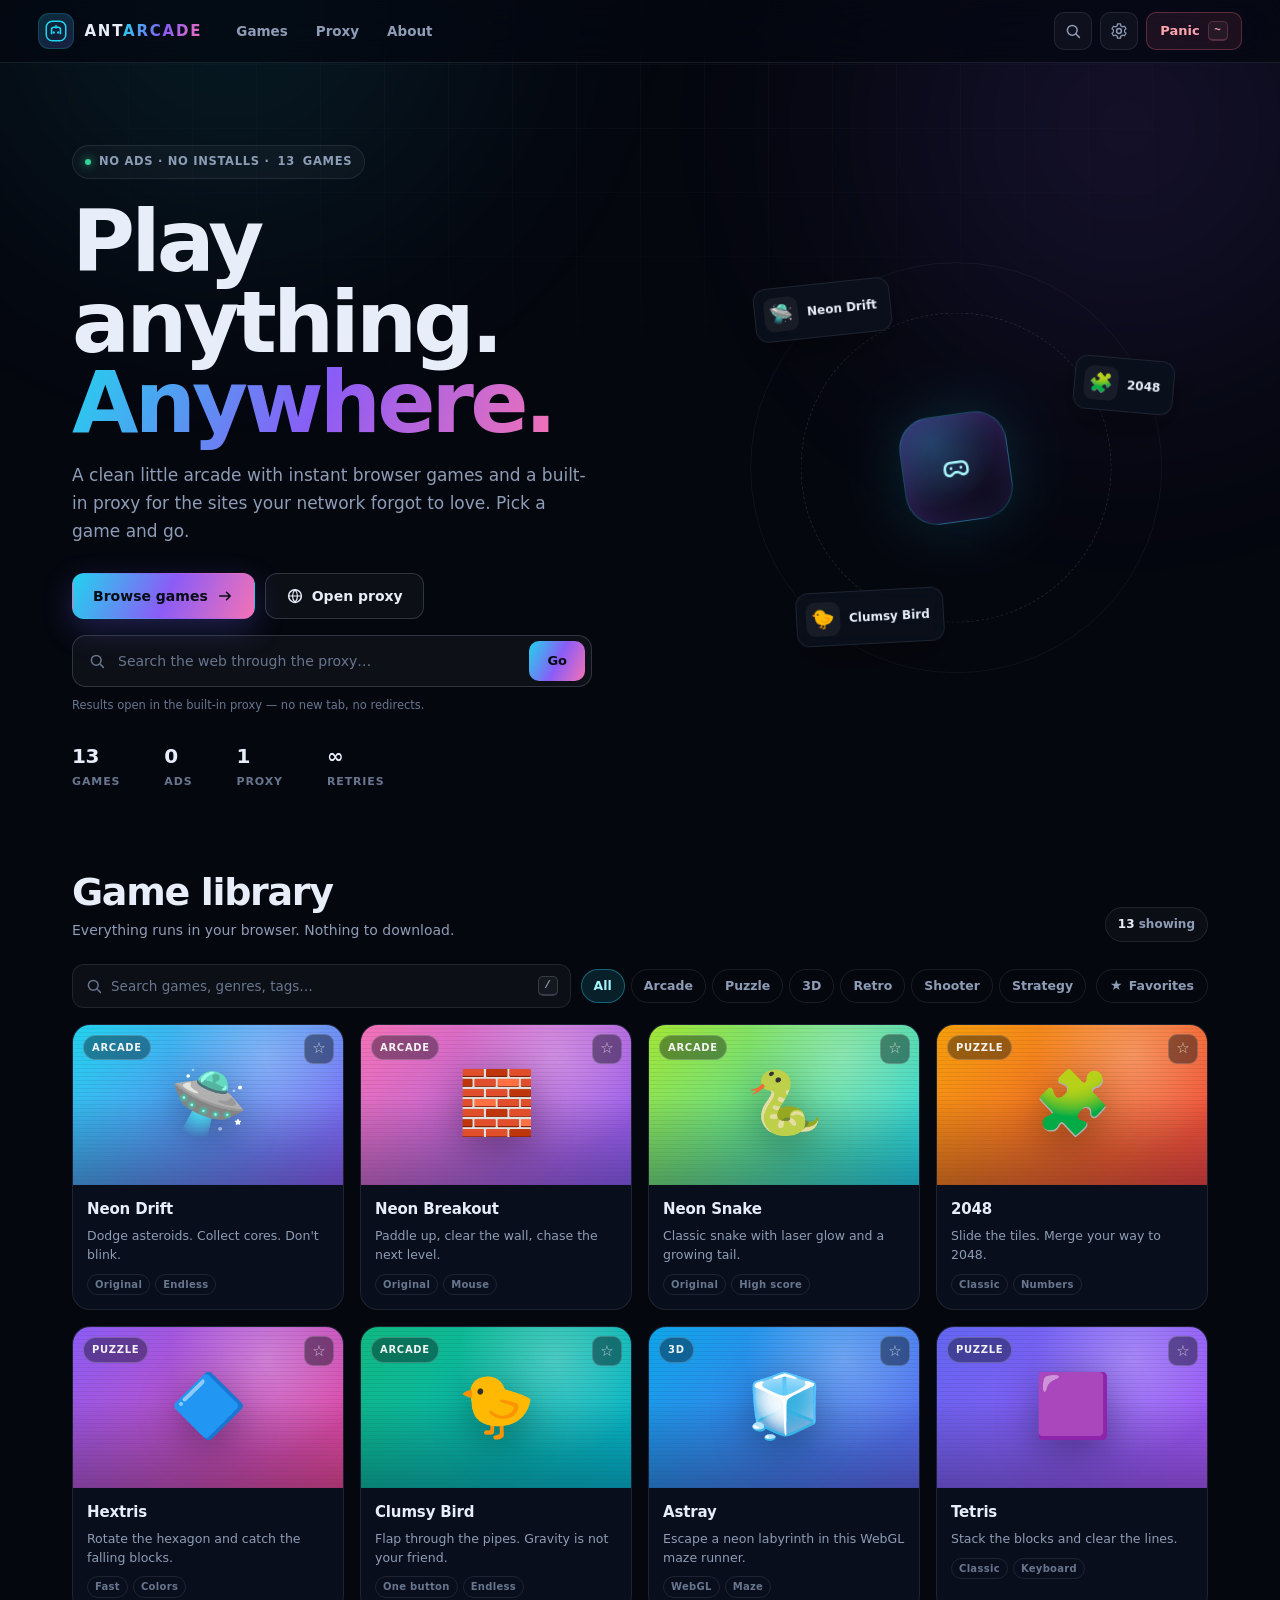
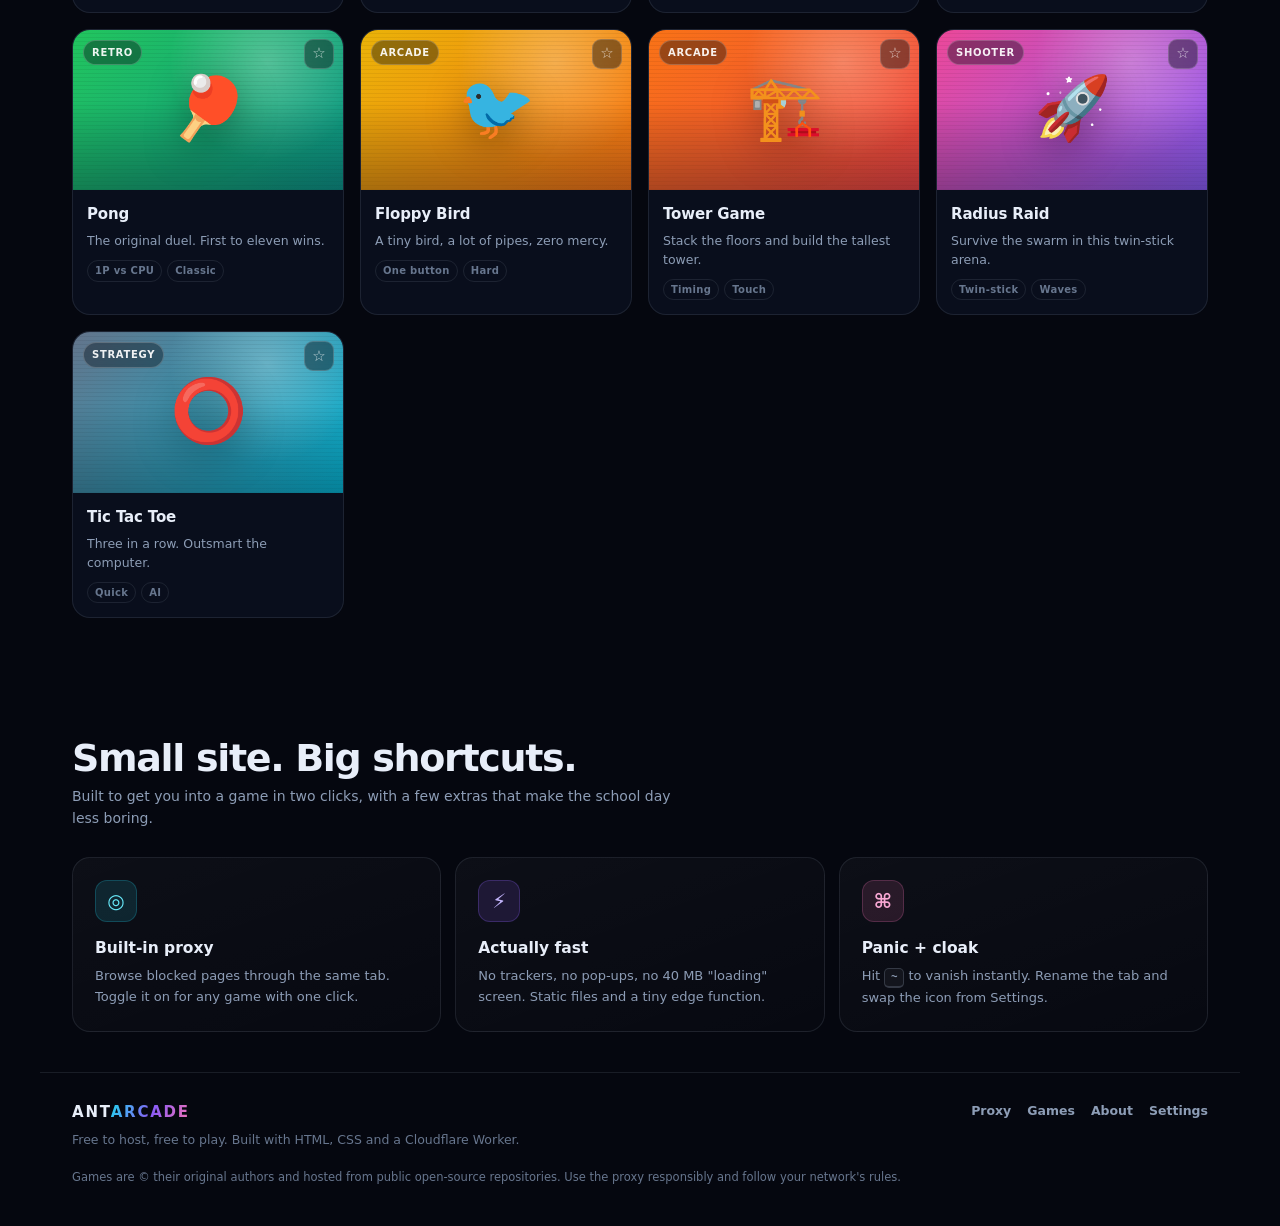
<file: public/index.html>
<!doctype html>
<html lang="en">
<head>
  <meta charset="utf-8">
  <meta name="viewport" content="width=device-width, initial-scale=1, viewport-fit=cover">
  <title>Ant Arcade</title>
  <meta name="description" content="A fast, free arcade with 13 browser games and a built-in web proxy. No installs, no accounts, no ads.">
  <meta name="theme-color" content="#05070f">
  <link rel="icon" id="favicon" href="assets/favicon.svg" type="image/svg+xml">
  <link rel="manifest" href="manifest.webmanifest">
  <link rel="stylesheet" href="assets/style.css">
</head>
<body>
  <div class="bg-glow bg-glow--a" aria-hidden="true"></div>
  <div class="bg-glow bg-glow--b" aria-hidden="true"></div>
  <div class="bg-grid" aria-hidden="true"></div>

  <header class="topbar">
    <a class="brand" href="#top" aria-label="Ant Arcade home">
      <span class="brand-mark" aria-hidden="true">
        <svg viewBox="0 0 32 32" fill="none" xmlns="http://www.w3.org/2000/svg">
          <rect x="3" y="3" width="26" height="26" rx="8" stroke="currentColor" stroke-width="2"/>
          <path d="M10 19.5v-5.2c0-1.8 1.5-3.3 3.3-3.3h5.4c1.8 0 3.3 1.5 3.3 3.3v5.2" stroke="currentColor" stroke-width="2" stroke-linecap="round"/>
          <circle cx="13" cy="18" r="1.6" fill="currentColor"/>
          <circle cx="19" cy="18" r="1.6" fill="currentColor"/>
          <path d="M16 9v3" stroke="currentColor" stroke-width="2" stroke-linecap="round"/>
        </svg>
      </span>
      <span class="brand-text">ANT<span>ARCADE</span></span>
    </a>

    <nav class="nav" aria-label="Main">
      <a href="#games">Games</a>
      <button type="button" data-open-proxy>Proxy</button>
      <a href="#about">About</a>
    </nav>

    <div class="topbar-actions">
      <button class="icon-btn" id="searchJump" type="button" title="Search games (press /)" aria-label="Search games">
        <svg viewBox="0 0 24 24" width="18" height="18" fill="none" aria-hidden="true"><circle cx="11" cy="11" r="6.5" stroke="currentColor" stroke-width="2"/><path d="m16 16 4.5 4.5" stroke="currentColor" stroke-width="2" stroke-linecap="round"/></svg>
      </button>
      <button class="icon-btn" id="settingsBtn" type="button" title="Settings" aria-label="Settings">
        <svg viewBox="0 0 24 24" width="18" height="18" fill="none" aria-hidden="true"><path d="M12 15.2a3.2 3.2 0 1 0 0-6.4 3.2 3.2 0 0 0 0 6.4Z" stroke="currentColor" stroke-width="2"/><path d="M19.4 13.5a7.8 7.8 0 0 0 0-3l2-1.5-2-3.4-2.4 1a7.7 7.7 0 0 0-2.6-1.5L14 2.5h-4l-.4 2.6A7.7 7.7 0 0 0 7 6.6l-2.4-1-2 3.4 2 1.5a7.8 7.8 0 0 0 0 3l-2 1.5 2 3.4 2.4-1a7.7 7.7 0 0 0 2.6 1.5l.4 2.6h4l.4-2.6a7.7 7.7 0 0 0 2.6-1.5l2.4 1 2-3.4-2-1.5Z" stroke="currentColor" stroke-width="1.6" stroke-linejoin="round"/></svg>
      </button>
      <button class="panic-btn" id="panicBtn" type="button" title="Instantly leave this site">
        Panic <kbd>~</kbd>
      </button>
    </div>
  </header>

  <main id="top">
    <section class="hero">
      <div class="hero-copy">
        <span class="eyebrow"><span class="dot"></span> No ads · No installs · <span data-game-count>13</span> games</span>
        <h1>Play anything.<br><span class="grad">Anywhere.</span></h1>
        <p class="hero-sub">
          A clean little arcade with instant browser games and a built-in proxy for the
          sites your network forgot to love. Pick a game and go.
        </p>
        <div class="hero-actions">
          <a class="btn btn--primary" href="#games">
            Browse games
            <svg viewBox="0 0 24 24" width="18" height="18" fill="none" aria-hidden="true"><path d="M5 12h14m-5-5 5 5-5 5" stroke="currentColor" stroke-width="2" stroke-linecap="round" stroke-linejoin="round"/></svg>
          </a>
          <button class="btn btn--ghost" type="button" data-open-proxy>
            <svg viewBox="0 0 24 24" width="18" height="18" fill="none" aria-hidden="true"><circle cx="12" cy="12" r="8.5" stroke="currentColor" stroke-width="2"/><path d="M3.5 12h17M12 3.5c2.2 2.5 3.3 5.4 3.3 8.5S14.2 18 12 20.5C9.8 18 8.7 15.1 8.7 12S9.8 6 12 3.5Z" stroke="currentColor" stroke-width="1.6"/></svg>
            Open proxy
          </button>
        </div>

        <form class="hero-search" id="heroSearch" autocomplete="off">
          <span class="hero-search-icon" aria-hidden="true">
            <svg viewBox="0 0 24 24" width="18" height="18" fill="none"><circle cx="11" cy="11" r="6.5" stroke="currentColor" stroke-width="2"/><path d="m16 16 4.5 4.5" stroke="currentColor" stroke-width="2" stroke-linecap="round"/></svg>
          </span>
          <input id="heroSearchInput" type="search" placeholder="Search the web through the proxy…" aria-label="Search the web through the proxy">
          <button type="submit" class="hero-search-go" aria-label="Search">Go</button>
        </form>
        <p class="hero-search-note">Results open in the built-in proxy — no new tab, no redirects.</p>
        <div class="hero-stats">
          <div><strong data-game-count>13</strong><span>games</span></div>
          <div><strong>0</strong><span>ads</span></div>
          <div><strong>1</strong><span>proxy</span></div>
          <div><strong>∞</strong><span>retries</span></div>
        </div>
      </div>

      <div class="hero-art" aria-hidden="true">
        <div class="orbit orbit--one"></div>
        <div class="orbit orbit--two"></div>
        <div class="float-card float-card--a"><span>🛸</span><b>Neon Drift</b></div>
        <div class="float-card float-card--b"><span>🧩</span><b>2048</b></div>
        <div class="float-card float-card--c"><span>🐤</span><b>Clumsy Bird</b></div>
        <div class="hero-core">
          <svg viewBox="0 0 24 24" width="34" height="34" fill="none"><path d="M8 8h8a4 4 0 0 1 4 4v2a3 3 0 0 1-5.2 2L13 15h-2l-1.8 1A3 3 0 0 1 4 14v-2a4 4 0 0 1 4-4Z" stroke="currentColor" stroke-width="1.8"/><circle cx="8.5" cy="12" r="1" fill="currentColor"/><circle cx="15.5" cy="12" r="1" fill="currentColor"/></svg>
        </div>
      </div>
    </section>

    <section class="games" id="games">
      <div class="section-head">
        <div>
          <h2>Game library</h2>
          <p>Everything runs in your browser. Nothing to download.</p>
        </div>
        <div class="count-pill"><span id="gameCount">13</span> showing</div>
      </div>

      <div class="toolbar">
        <div class="search-wrap">
          <svg viewBox="0 0 24 24" width="18" height="18" fill="none" aria-hidden="true"><circle cx="11" cy="11" r="6.5" stroke="currentColor" stroke-width="2"/><path d="m16 16 4.5 4.5" stroke="currentColor" stroke-width="2" stroke-linecap="round"/></svg>
          <input id="searchInput" type="search" placeholder="Search games, genres, tags…" autocomplete="off" aria-label="Search games">
          <kbd class="search-kbd">/</kbd>
        </div>
        <div class="chips" id="categoryChips" role="tablist" aria-label="Categories"></div>
        <button class="fav-toggle" id="favoritesToggle" type="button" aria-pressed="false">
          <span aria-hidden="true">★</span> Favorites
        </button>
      </div>

      <div class="recent" id="recentWrap" hidden>
        <span class="recent-label">Jump back in</span>
        <div class="recent-list" id="recentList"></div>
      </div>

      <div class="game-grid" id="gameGrid"></div>
      <div class="empty" id="emptyState" hidden>
        <span aria-hidden="true">👾</span>
        <h3>No games found</h3>
        <p>Try a different search or category.</p>
        <button class="btn btn--ghost" type="button" id="clearFilters">Clear filters</button>
      </div>
    </section>

    <section class="about" id="about">
      <div class="about-head">
        <h2>Small site. Big shortcuts.</h2>
        <p>Built to get you into a game in two clicks, with a few extras that make the school day less boring.</p>
      </div>
      <div class="features">
        <article class="feature">
          <span class="feature-icon feature-icon--cyan">◎</span>
          <h3>Built-in proxy</h3>
          <p>Browse blocked pages through the same tab. Toggle it on for any game with one click.</p>
        </article>
        <article class="feature">
          <span class="feature-icon feature-icon--violet">⚡</span>
          <h3>Actually fast</h3>
          <p>No trackers, no pop-ups, no 40 MB "loading" screen. Static files and a tiny edge function.</p>
        </article>
        <article class="feature">
          <span class="feature-icon feature-icon--pink">⌘</span>
          <h3>Panic + cloak</h3>
          <p>Hit <kbd>~</kbd> to vanish instantly. Rename the tab and swap the icon from Settings.</p>
        </article>
      </div>
    </section>
  </main>

  <footer class="footer">
    <div class="footer-brand">
      <span class="brand-text">ANT<span>ARCADE</span></span>
      <p>Free to host, free to play. Built with HTML, CSS and a Cloudflare Worker.</p>
    </div>
    <div class="footer-links">
      <button type="button" data-open-proxy>Proxy</button>
      <a href="#games">Games</a>
      <a href="#about">About</a>
      <button type="button" id="footerSettings">Settings</button>
    </div>
    <p class="footer-note">
      Games are © their original authors and hosted from public open-source repositories.
      Use the proxy responsibly and follow your network's rules.
    </p>
  </footer>

  <!-- ==================== GAME PLAYER ==================== -->
  <div class="overlay" id="playerOverlay" hidden>
    <div class="player">
      <div class="player-bar">
        <button class="icon-btn" id="playerClose" type="button" title="Close (Esc)" aria-label="Close game">✕</button>
        <div class="player-title">
          <span class="player-emoji" id="playerEmoji">🎮</span>
          <div>
            <strong id="playerName">Game</strong>
            <span id="playerCategory">Arcade</span>
          </div>
        </div>
        <div class="player-actions">
          <button class="pill-btn" id="playerProxyBtn" type="button" title="Route this game through the proxy">
            <span class="pill-dot"></span> Proxy off
          </button>
          <button class="icon-btn" id="playerReload" type="button" title="Reload" aria-label="Reload game">⟳</button>
          <button class="icon-btn" id="playerNewTab" type="button" title="Open in a new tab" aria-label="Open in a new tab">↗</button>
          <button class="icon-btn" id="playerFullscreen" type="button" title="Fullscreen" aria-label="Fullscreen">⛶</button>
        </div>
      </div>
      <div class="player-stage" id="playerStage">
        <div class="spinner" id="playerSpinner" aria-hidden="true"></div>
        <iframe
          id="playerFrame"
          title="Game"
          allow="autoplay; fullscreen; gamepad; clipboard-write"
          referrerpolicy="no-referrer"
        ></iframe>
      </div>
    </div>
  </div>

  <!-- ==================== PROXY BROWSER ==================== -->
  <div class="overlay" id="proxyOverlay" hidden>
    <div class="proxy">
      <div class="proxy-bar">
        <div class="proxy-nav">
          <button class="icon-btn" id="proxyBack" type="button" title="Back" aria-label="Back">←</button>
          <button class="icon-btn" id="proxyForward" type="button" title="Forward" aria-label="Forward">→</button>
          <button class="icon-btn" id="proxyReload" type="button" title="Reload" aria-label="Reload">⟳</button>
        </div>
        <select class="proxy-engine" id="proxyEngine" title="Search engine" aria-label="Search engine"></select>
        <form class="proxy-form" id="proxyForm" autocomplete="off">
          <span class="proxy-lock" aria-hidden="true">◎</span>
          <input id="proxyAddress" type="text" spellcheck="false" placeholder="Search the web or enter a URL…" aria-label="Proxy address">
          <button type="submit" class="proxy-go">Go</button>
        </form>
        <button class="icon-btn" id="proxyNewTab" type="button" title="Open in a new tab" aria-label="Open in a new tab">↗</button>
        <button class="icon-btn" id="proxyClose" type="button" title="Close (Esc)" aria-label="Close proxy">✕</button>
      </div>
      <div class="proxy-quick" id="proxyQuick">
        <span>Quick:</span>
        <button type="button" data-proxy-go="https://www.bing.com/">Search</button>
        <button type="button" data-proxy-go="https://gabrielecirulli.github.io/2048/">2048</button>
        <button type="button" data-proxy-go="https://en.wikipedia.org/wiki/Video_game">Wikipedia</button>
        <button type="button" data-proxy-go="https://example.com/">example.com</button>
      </div>
      <div class="proxy-stage">
        <div class="spinner" id="proxySpinner" aria-hidden="true"></div>
        <iframe id="proxyFrame" title="Proxied page" referrerpolicy="strict-origin-when-cross-origin"></iframe>
        <div class="proxy-notice" id="proxyNotice" hidden>
          <strong>Proxy backend not connected</strong>
          <p>
            This copy is served as static files, so it has no proxy of its own.
            Deploy the free Cloudflare Worker from <code>proxy/worker.standalone.js</code>
            (README → Deploy), then paste its URL into Settings → Proxy endpoint.
          </p>
          <div class="proxy-notice-actions">
            <button class="btn btn--primary" type="button" id="proxyNoticeSettings">Set proxy URL</button>
            <button class="btn btn--ghost" type="button" id="proxyNoticeClose">Dismiss</button>
          </div>
        </div>
      </div>
    </div>
  </div>

  <!-- ==================== SETTINGS ==================== -->
  <div class="modal" id="settingsModal" hidden>
    <div class="modal-card" role="dialog" aria-modal="true" aria-labelledby="settingsTitle">
      <div class="modal-head">
        <h2 id="settingsTitle">Settings</h2>
        <button class="icon-btn" type="button" id="closeSettings" aria-label="Close settings">✕</button>
      </div>

      <div class="field">
        <label for="setTitle">Tab title (cloak)</label>
        <input id="setTitle" type="text" placeholder="Ant Arcade" maxlength="40">
        <p class="hint">What the browser tab says. Keep it boring.</p>
      </div>

      <div class="field-row">
        <div class="field">
          <label for="setIcon">Tab icon</label>
          <select id="setIcon">
            <option value="joystick">Joystick (default)</option>
            <option value="docs">Document</option>
            <option value="board">Whiteboard</option>
            <option value="blank">Blank page</option>
          </select>
        </div>
        <div class="field">
          <label for="setProxyGames">Games through proxy</label>
          <select id="setProxyGames">
            <option value="no">Off by default</option>
            <option value="yes">On by default</option>
          </select>
        </div>
      </div>

      <div class="field">
        <label for="setPanic">Panic URL</label>
        <input id="setPanic" type="url" placeholder="https://classroom.google.com/">
        <p class="hint">Where the panic button and <kbd>~</kbd> send you.</p>
      </div>

      <div class="field">
        <label for="setProxyBase">Proxy endpoint <span class="tag">advanced</span></label>
        <input id="setProxyBase" type="text" placeholder="p" spellcheck="false">
        <p class="hint">
          Use <code>p</code> on Cloudflare Pages, or the full URL of your standalone
          worker ending in <code>/p</code>.
        </p>
      </div>

      <div class="modal-actions">
        <button class="btn btn--danger-ghost" type="button" id="resetSettings">Reset everything</button>
        <div class="spacer"></div>
        <button class="btn btn--ghost" type="button" id="cancelSettings">Cancel</button>
        <button class="btn btn--primary" type="button" id="saveSettings">Save</button>
      </div>
    </div>
  </div>

  <div class="toast" id="toast" role="status" aria-live="polite"></div>

  <noscript>
    <div class="noscript">This arcade needs JavaScript to load games. Please enable it.</div>
  </noscript>

  <script src="assets/proxy-config.js"></script>
  <script src="assets/config.js"></script>
  <script src="assets/games.js"></script>
  <script src="assets/app.js"></script>
</body>
</html>
</file>
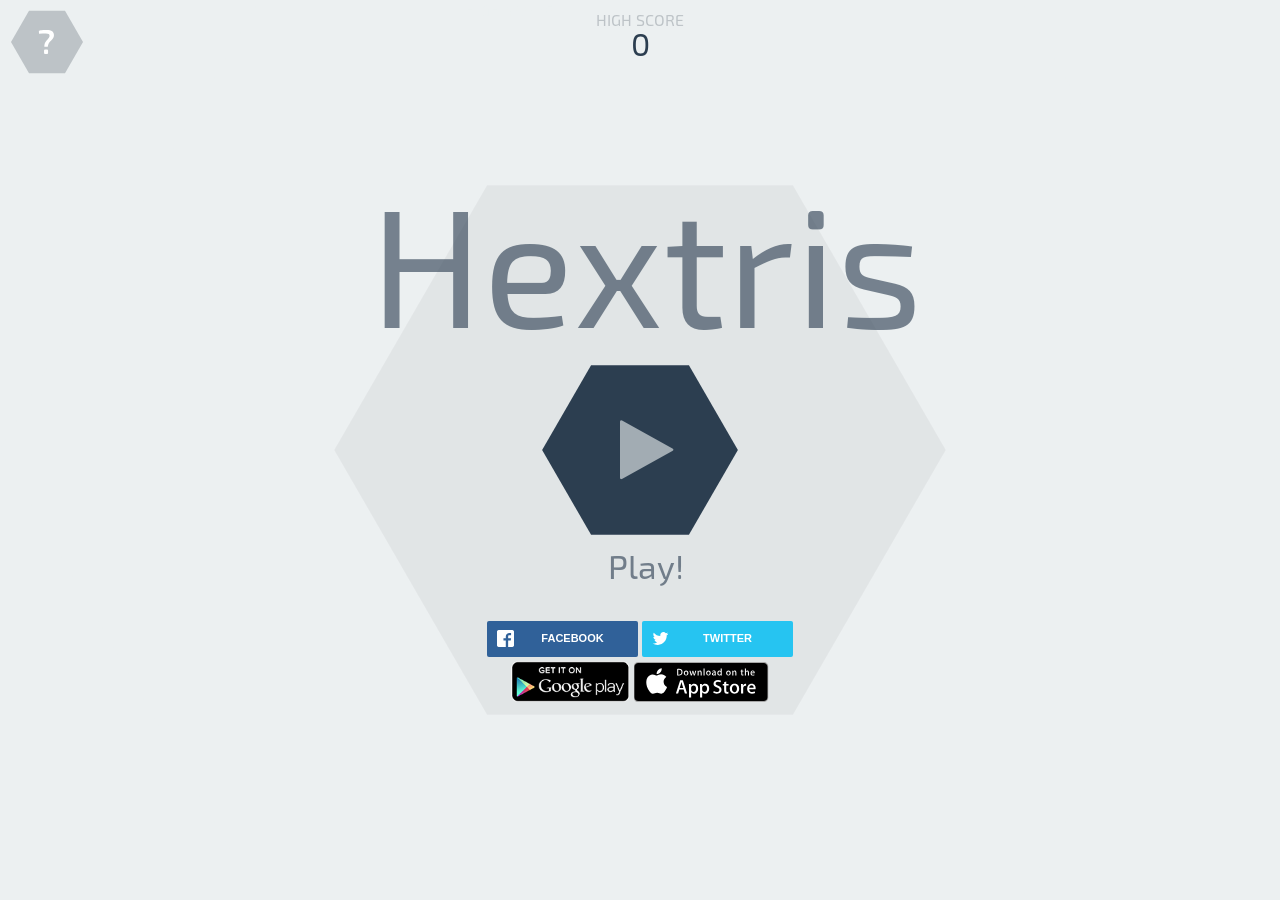
<file: public/games/hextris/index.html>
<!DOCTYPE html>
<html lang='en'>
	<head>
		<title>Hextris</title>
		<meta name="apple-itunes-app" content="app-id=903769553"/>
		<meta name="viewport" content="width=device-width, initial-scale=1, maximum-scale=1, user-scalable=0, minimal-ui"/>
		<meta property="og:url" content="http://hextris.github.io/hextris/"/>
		<meta property="og:site_name" content="Hextris"/>
		<meta property="og:title" content="Hextris"/>
		<meta property="og:description" content="An addictive puzzle game inspired by Tetris."/>
		<meta property="og:type" content="website"/>
		<meta property="og:author" content="https://www.facebook.com/hextris"/>
		<meta property="og:image" content="http://hextris.github.io/hextris/images/facebook-opengraph.png"/>
		<meta property="og:image:width" content="1200"/>
		<meta property="og:image:height" content="630"/>
		<meta property="twitter:card" content="summary"/>
		<meta property="twitter:site" content="@hextris"/>
		<meta property="twitter:site:id" content="2742209678"/>
		<meta property="twitter:creator" content="@hextris"/>
		<meta property="twitter:creator:id" content="2742209678"/>
		<meta property="twitter:domain" content="http://hextris.github.io"/>
		<meta property="twitter:title" content="Hextris"/>
		<meta property="twitter:description" content="An addictive puzzle game inspired by Tetris."/>
		<meta property="twitter:image:src" content="http://hextris.github.io/hextris/images/twitter-opengraph.png"/>
		<meta property="twitter:image:width" content="512"/>
		<meta property="twitter:image:height" content="512"/>
		<meta property="twitter:app:id:iphone" content="id903769553">
		<meta property="twitter:app:id:ipad" content="id903769553">
		<meta property="twitter:app:id:googleplay" content="com.hextris.hextris">
		<meta property="twitter:app:country" content="us">
		<meta property="twitter:app:url:iphone" content="itunes.apple.com/us/app/id903769553?mt=8">
		<meta property="twitter:app:url:ipad" content="itunes.apple.com/us/app/id903769553?mt=8">
		<meta property="twitter:app:url:googleplay" content="https://play.google.com/store/apps/details?id=com.hextris.hextris">
		<link rel="icon" type="image/png" href="favicon.ico">
		<link rel="stylesheet" href="style/fa/css/font-awesome.min.css">
		<link rel="stylesheet" type="text/css" href="style/style.css">
		<script type='text/javascript' src="vendor/hammer.min.js"></script>
		<script type='text/javascript' src="vendor/js.cookie.js"></script>
		<script type='text/javascript' src="vendor/jsonfn.min.js"></script>
		<script type='text/javascript' src="vendor/keypress.min.js"></script>
		<script type='text/javascript' src="vendor/jquery.js"></script>
		<script type='text/javascript' src="js/save-state.js"></script>
		<script type='text/javascript' src="js/view.js"></script>
		<script type='text/javascript' src="js/wavegen.js"></script>
		<script type='text/javascript' src="js/math.js"></script>
		<script type='text/javascript' src="js/Block.js"></script>
		<script type='text/javascript' src="js/Hex.js"></script>
		<script type='text/javascript' src="js/Text.js"></script>
		<script type='text/javascript' src="js/comboTimer.js"></script>
		<script type='text/javascript' src="js/checking.js"></script>
		<script type='text/javascript' src='js/update.js'></script>
		<script type='text/javascript' src='js/render.js'></script>
		<script type='text/javascript' src="js/input.js"></script>
		<script type='text/javascript' src="js/main.js"></script>
		<script type='text/javascript' src="js/initialization.js"></script>
		<script src="vendor/sweet-alert.min.js"></script>
		<link rel="stylesheet" href="style/rrssb.css"/>
	</head>
	<body>
		<canvas id="canvas"></canvas>
		<div id="overlay" class="faded overlay"></div>
		<div id='startBtn' ></div>
		<div id="helpScreen" class='unselectable'>
			<div id='inst_main_body'></div>
		</div>
		<img id="openSideBar" class='helpText' src="./images/btn_help.svg"/>
		<div class="faded overlay"></div>
		<img id="pauseBtn" src="./images/btn_pause.svg"/>
		<img id='restartBtn' src="./images/btn_restart.svg"/>
		<div id='HIGHSCORE'>HIGH SCORE</div>
		<div id='highScoreInGameText'>
			<div id='highScoreInGameTextHeader'>HIGH SCORE</div><div id='currentHighScore'>10292</div>
		</div>
		<div id="gameoverscreen">
			<div id='container'>
				<div id='gameOverBox' class='GOTitle'>GAME OVER</div>
				<div id='cScore'>1843</div>
				<div id='highScoresTitle' class='GOTitle'>HIGH SCORES</div>
				<div class='score'><span class='scoreNum'>1.</span> <div id="1place" style="display:inline;">0</div></div>
				<div class='score'><span class='scoreNum'>2.</span> <div id="2place" style="display:inline;">0</div></div>
				<div class='score'><span class='scoreNum'>3.</span> <div id="3place" style="display:inline;">0</div></div>
			</div>
			<div id='bottomContainer'>
				<img id='restart' src='./images/btn_restart.svg' height='57px'>
				<div id='socialShare'>
					<?xml version="1.0" encoding="UTF-8" standalone="no"?>
					<svg width="224.6377px" height="57px"  viewBox="0 0 255 65" version="1.1" xmlns="http://www.w3.org/2000/svg" xmlns:xlink="http://www.w3.org/1999/xlink">
						<title>Share button</title>
						<defs>
						</defs>
						<g id="Page-1" stroke="none" stroke-width="1" fill="none" fill-rule="evenodd" sketch:type="MSPage">
							<g id="Game-over-" sketch:type="MSArtboardGroup" transform="translate(-95.000000, -565.000000)">
								<g id="Share-button" sketch:type="MSLayerGroup" transform="translate(95.000000, 565.000000)">
								<a style="cursor:pointer;"class="popup" onclick="window.open('https://twitter.com/intent/tweet?text=Can you beat my score of '+ score +' points at&button_hashtag=hextris ? http://hextris.github.io/hextris @hextris','name','width=600,height=400')" ><polygon  id="Score-hex-2" fill="#3498DB" sketch:type="MSShapeGroup" transform="translate(127.661316, 32.500000) rotate(-90.000000) translate(-127.661316, -32.500000) " points="127.661316 -94.814636 160.137269 -76.064636 160.137269 141.064636 127.661317 159.814636 95.185364 141.064636 95.1853635 -76.064636 "></polygon></a>
									<text style="cursor:pointer;"class="popup" onclick="window.open('https://twitter.com/intent/tweet?text=Can you beat my score of '+ score +' points at&button_hashtag=hextris ? http://hextris.github.io/hextris @hextris','name','width=600,height=400')" id="SHARE-MY-SCORE!" sketch:type="MSTextLayer" font-family="Exo" font-size="16" font-weight="420" fill="#FFFFFF">
										<tspan x="67" y="39">SHARE MY SCORE!</tspan>
									</text>
								</g>
							</g>
						</g>
					</svg>
				</div>
				<div id='buttonCont'>
					<ul class="rrssb-buttons">
						<li class="rrssb-facebook">
							<a href='http://www.facebook.com/sharer.php?s=100
								&p[url]=hextris.io' class="popup">
								<span class="rrssb-icon">
									<svg xmlns="http://www.w3.org/2000/svg" preserveAspectRatio="xMidYMid" width="29" height="29" viewBox="0 0 29 29">
										<path d="M26.4 0H2.6C1.714 0 0 1.715 0 2.6v23.8c0 .884 1.715 2.6 2.6 2.6h12.393V17.988h-3.996v-3.98h3.997v-3.062c0-3.746 2.835-5.97 6.177-5.97 1.6 0 2.444.173 2.845.226v3.792H21.18c-1.817 0-2.156.9-2.156 2.168v2.847h5.045l-.66 3.978h-4.386V29H26.4c.884 0 2.6-1.716 2.6-2.6V2.6c0-.885-1.716-2.6-2.6-2.6z"
										class="cls-2" fill-rule="evenodd"/>
									</svg>
								</span>
								<span class="rrssb-text">facebook</span>
							</a>
						</li>
						<li class="rrssb-twitter">
							<a href="http://twitter.com/home?status=Play Hextris! - http://hextris.github.io/ #hextris"
							class="popup">
								<span class="rrssb-icon">
									<svg xmlns="http://www.w3.org/2000/svg" width="28" height="28" viewBox="0 0 28 28">
										<path d="M24.253 8.756C24.69 17.08 18.297 24.182 9.97 24.62c-3.122.162-6.22-.646-8.86-2.32 2.702.18 5.375-.648 7.507-2.32-2.072-.248-3.818-1.662-4.49-3.64.802.13 1.62.077 2.4-.154-2.482-.466-4.312-2.586-4.412-5.11.688.276 1.426.408 2.168.387-2.135-1.65-2.73-4.62-1.394-6.965C5.574 7.816 9.54 9.84 13.802 10.07c-.842-2.738.694-5.64 3.434-6.48 2.018-.624 4.212.043 5.546 1.682 1.186-.213 2.318-.662 3.33-1.317-.386 1.256-1.248 2.312-2.4 2.942 1.048-.106 2.07-.394 3.02-.85-.458 1.182-1.343 2.15-2.48 2.71z"
										/>
									</svg>
								</span>
								<span class="rrssb-text">twitter</span>
							</a>
						</li>
				</ul>
					<div id='badges'>
						<a href="https://play.google.com/store/apps/details?id=com.hextris.hextris" ><img id='androidBadge' src='images/android.png'/></a>
						<a href ="https://itunes.apple.com/us/app/hextris/id903769553?mt=8"><img id='iOSBadge'  src='images/appstore.svg'/></a>
					</div>
				</div>
			</div>
		</div>
			<script type="text/javascript">
				(function addRussianSocialShare(){
					var lang=navigator.language || navigator.userLanguage;
					if (lang.substr(0, 2) == 'ru') {
						$('.rrssb-facebook').remove();
						var n=$.parseHTML('<li class="rrssb-vk"><a href="http://vk.com/share.php?url=http://kurtnoble.com/labs/rrssb/index.html" class="popup"><span class="rrssb-icon"><svg xmlns="http://www.w3.org/2000/svg" width="28" height="28" viewBox="70 70 378.7 378.7"><path d="M254.998 363.106h21.217s6.408-.706 9.684-4.23c3.01-3.24 2.914-9.32 2.914-9.32s-.415-28.47 12.796-32.663c13.03-4.133 29.755 27.515 47.482 39.685 13.407 9.206 23.594 7.19 23.594 7.19l47.407-.662s24.797-1.53 13.038-21.027c-.96-1.594-6.85-14.424-35.247-40.784-29.728-27.59-25.743-23.126 10.063-70.85 21.807-29.063 30.523-46.806 27.8-54.405-2.596-7.24-18.636-5.326-18.636-5.326l-53.375.33s-3.96-.54-6.892 1.216c-2.87 1.716-4.71 5.726-4.71 5.726s-8.452 22.49-19.714 41.618c-23.77 40.357-33.274 42.494-37.16 39.984-9.037-5.842-6.78-23.462-6.78-35.983 0-39.112 5.934-55.42-11.55-59.64-5.802-1.4-10.076-2.327-24.915-2.48-19.046-.192-35.162.06-44.29 4.53-6.072 2.975-10.757 9.6-7.902 9.98 3.528.47 11.516 2.158 15.75 7.92 5.472 7.444 5.28 24.154 5.28 24.154s3.145 46.04-7.34 51.758c-7.193 3.922-17.063-4.085-38.253-40.7-10.855-18.755-19.054-39.49-19.054-39.49s-1.578-3.873-4.398-5.947c-3.42-2.51-8.2-3.307-8.2-3.307l-50.722.33s-7.612.213-10.41 3.525c-2.488 2.947-.198 9.036-.198 9.036s39.707 92.902 84.672 139.72c41.234 42.93 88.048 40.112 88.048 40.112"/></svg></span><span class="rrssb-text">vk.com</span></a></li>');
						$('.rrssb-buttons').prepend(n);
					}})()
			</script>
		<script type="text/javascript" src='vendor/rrssb.min.js'></script>
	</body>
</html>
</file>
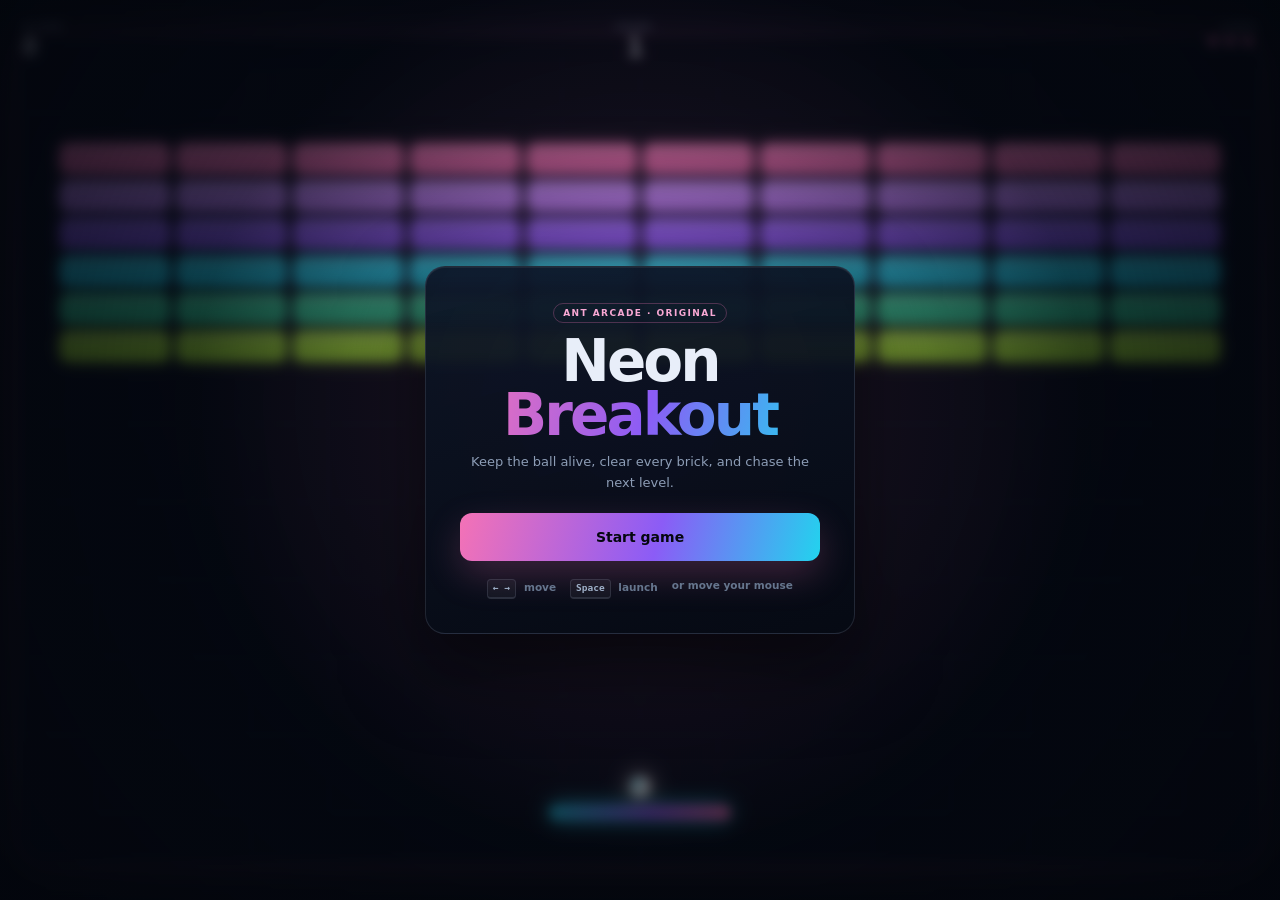
<file: public/games/neon-breakout/index.html>
<!doctype html>
<html lang="en">
<head>
<meta charset="utf-8">
<meta name="viewport" content="width=device-width, initial-scale=1, maximum-scale=1, user-scalable=no, viewport-fit=cover">
<meta name="theme-color" content="#03060d">
<title>Neon Breakout — Ant Arcade</title>
<style>
  :root {
    --cyan: #22d3ee;
    --violet: #8b5cf6;
    --pink: #f472b6;
    --lime: #a3e635;
    --text: #e8eef9;
    --muted: #8d9db6;
    --line: rgba(148, 163, 184, 0.18);
    --font: "Segoe UI", system-ui, -apple-system, BlinkMacSystemFont, Arial, sans-serif;
    color-scheme: dark;
  }
  * { box-sizing: border-box; }
  html, body { width: 100%; height: 100%; margin: 0; overflow: hidden; }
  body {
    background: #03060d;
    color: var(--text);
    font-family: var(--font);
    user-select: none;
    -webkit-user-select: none;
    touch-action: none;
  }
  canvas { position: absolute; inset: 0; width: 100%; height: 100%; display: block; }

  .hud {
    position: absolute;
    inset: 0 0 auto;
    display: flex;
    justify-content: space-between;
    align-items: flex-start;
    gap: 12px;
    padding: clamp(12px, 2.4vw, 22px);
    pointer-events: none;
  }
  .hud-block { display: flex; flex-direction: column; gap: 2px; }
  .hud-label {
    color: var(--muted);
    font-size: 9px;
    font-weight: 700;
    letter-spacing: 0.18em;
    text-transform: uppercase;
  }
  .hud-value {
    font: 700 clamp(18px, 3.4vw, 26px)/1 "Cascadia Code", Consolas, monospace;
    letter-spacing: -0.02em;
    text-shadow: 0 0 20px rgba(244, 114, 182, 0.3);
  }
  .hud-center { align-items: center; text-align: center; }
  .hud-right { align-items: flex-end; text-align: right; }
  .lives { color: var(--pink); font-size: 16px; letter-spacing: 3px; line-height: 1.1; }

  .screen {
    position: absolute;
    inset: 0;
    display: grid;
    place-items: center;
    padding: 20px;
    background: radial-gradient(circle at 50% 45%, rgba(244, 114, 182, 0.12), rgba(3, 6, 13, 0.72) 55%, rgba(3, 6, 13, 0.9));
    backdrop-filter: blur(6px);
    z-index: 5;
  }
  .screen[hidden] { display: none; }

  .panel {
    width: min(430px, 100%);
    padding: clamp(22px, 4vw, 34px);
    border: 1px solid var(--line);
    border-radius: 20px;
    background: linear-gradient(165deg, rgba(14, 22, 40, 0.94), rgba(6, 10, 20, 0.96));
    box-shadow: 0 30px 80px rgba(0, 0, 0, 0.6), inset 0 1px 0 rgba(255, 255, 255, 0.06);
    text-align: center;
  }

  .kicker {
    display: inline-block;
    margin-bottom: 12px;
    padding: 4px 9px;
    border: 1px solid rgba(244, 114, 182, 0.28);
    border-radius: 999px;
    color: #f9a8d4;
    font-size: 9px;
    font-weight: 800;
    letter-spacing: 0.16em;
    text-transform: uppercase;
  }

  h1 {
    margin: 0 0 10px;
    font-size: clamp(36px, 8.6vw, 58px);
    font-weight: 900;
    line-height: 0.92;
    letter-spacing: -0.05em;
  }
  h1 span {
    display: block;
    background: linear-gradient(105deg, var(--pink), var(--violet) 52%, var(--cyan));
    -webkit-background-clip: text;
    background-clip: text;
    color: transparent;
  }

  .panel p {
    margin: 0 0 20px;
    color: var(--muted);
    font-size: 13px;
    line-height: 1.6;
  }

  .play-btn {
    width: 100%;
    height: 48px;
    border: 0;
    border-radius: 12px;
    background: linear-gradient(105deg, var(--pink), var(--violet) 55%, var(--cyan));
    color: #05070f;
    font: 800 14px/1 var(--font);
    cursor: pointer;
    box-shadow: 0 14px 36px rgba(244, 114, 182, 0.22);
    transition: transform 0.15s, box-shadow 0.15s;
  }
  .play-btn:hover { transform: translateY(-1px); box-shadow: 0 18px 44px rgba(244, 114, 182, 0.38); }
  .play-btn:active { transform: translateY(0); }

  .controls {
    display: flex;
    justify-content: center;
    gap: 14px;
    flex-wrap: wrap;
    margin-top: 18px;
    color: #66768e;
    font-size: 10.5px;
    font-weight: 600;
  }
  .controls kbd, .screen kbd {
    display: inline-block;
    margin-right: 4px;
    padding: 2px 5px;
    border: 1px solid var(--line);
    border-bottom-width: 2px;
    border-radius: 4px;
    background: rgba(255, 255, 255, 0.04);
    color: #9fb0c8;
    font: 600 9.5px/1.3 "Cascadia Code", Consolas, monospace;
  }

  .score-row { display: flex; justify-content: center; gap: 26px; margin: 4px 0 18px; }
  .score-row div { display: flex; flex-direction: column; gap: 2px; }
  .score-row span {
    color: var(--muted);
    font-size: 9px;
    font-weight: 700;
    letter-spacing: 0.14em;
    text-transform: uppercase;
  }
  .score-row strong { font: 800 26px/1 "Cascadia Code", Consolas, monospace; }
  .score-row .accent { color: #f9a8d4; }

  .paused-badge {
    position: absolute;
    top: 50%;
    left: 50%;
    z-index: 4;
    padding: 12px 22px;
    border: 1px solid var(--line);
    border-radius: 12px;
    background: rgba(6, 10, 20, 0.9);
    color: var(--text);
    font: 800 13px/1 var(--font);
    letter-spacing: 0.16em;
    text-transform: uppercase;
    transform: translate(-50%, -50%);
    backdrop-filter: blur(8px);
  }
  .paused-badge[hidden] { display: none; }

  @media (max-width: 480px) {
    .hud-center { display: none; }
  }
</style>
</head>
<body>
<canvas id="game" aria-label="Neon Breakout game canvas"></canvas>

<div class="hud">
  <div class="hud-block">
    <span class="hud-label">Score</span>
    <span class="hud-value" id="score">0</span>
  </div>
  <div class="hud-block hud-center">
    <span class="hud-label">Level</span>
    <span class="hud-value" id="level">1</span>
  </div>
  <div class="hud-block hud-right">
    <span class="hud-label">Lives</span>
    <span class="lives" id="lives">♥♥♥</span>
  </div>
</div>

<div class="paused-badge" id="pausedBadge" hidden>Paused</div>

<div class="screen" id="menu">
  <div class="panel">
    <span class="kicker">Ant Arcade · Original</span>
    <h1>Neon<span>Breakout</span></h1>
    <p>Keep the ball alive, clear every brick, and chase the next level.</p>
    <button class="play-btn" id="startBtn" type="button">Start game</button>
    <div class="controls">
      <span><kbd>← →</kbd> move</span>
      <span><kbd>Space</kbd> launch</span>
      <span>or move your mouse</span>
    </div>
  </div>
</div>

<div class="screen" id="over" hidden>
  <div class="panel">
    <span class="kicker">Run complete</span>
    <h1>Game<span>Over</span></h1>
    <div class="score-row">
      <div><span>Score</span><strong id="finalScore">0</strong></div>
      <div><span>Best</span><strong class="accent" id="finalBest">0</strong></div>
    </div>
    <button class="play-btn" id="againBtn" type="button">Try again</button>
    <div class="controls"><span>Press <kbd>Enter</kbd> to restart</span></div>
  </div>
</div>

<script>
(function () {
  "use strict";

  var canvas = document.getElementById("game");
  var ctx = canvas.getContext("2d");
  var $ = function (id) { return document.getElementById(id); };

  var el = {
    score: $("score"),
    level: $("level"),
    lives: $("lives"),
    menu: $("menu"),
    over: $("over"),
    finalScore: $("finalScore"),
    finalBest: $("finalBest"),
    paused: $("pausedBadge"),
    start: $("startBtn"),
    again: $("againBtn"),
  };

  var VW = 960;
  var VH = 640;

  var W = 0, H = 0, DPR = 1, scale = 1, ox = 0, oy = 0;
  var best = 0;
  try { best = parseInt(localStorage.getItem("ant.neonbreakout.best") || "0", 10) || 0; } catch (e) { best = 0; }

  var G = {
    mode: "menu",
    score: 0,
    level: 1,
    lives: 3,
    ball: { x: VW / 2, y: VH - 90, r: 8, vx: 0, vy: 0, speed: 430, stuck: true },
    paddle: { x: VW / 2 - 70, y: VH - 46, w: 140, h: 12, speed: 760 },
    bricks: [],
    particles: [],
    trail: [],
    shake: 0,
  };

  var keys = Object.create(null);

  /* ---------- layout ---------- */

  function resize() {
    DPR = Math.min(window.devicePixelRatio || 1, 2);
    W = window.innerWidth;
    H = window.innerHeight;
    canvas.width = Math.floor(W * DPR);
    canvas.height = Math.floor(H * DPR);
    canvas.style.width = W + "px";
    canvas.style.height = H + "px";

    var margin = 18;
    scale = Math.min((W - margin * 2) / VW, (H - margin * 2) / VH);
    scale = Math.max(0.25, scale);
    ox = (W - VW * scale) / 2;
    oy = (H - VH * scale) / 2;
  }

  function toVirtual(event) {
    return {
      x: (event.clientX - ox) / scale,
      y: (event.clientY - oy) / scale,
    };
  }

  /* ---------- level ---------- */

  var ROW_COLORS = ["#f472b6", "#c084fc", "#8b5cf6", "#22d3ee", "#34d399", "#a3e635"];

  function buildLevel() {
    var cols = 10;
    var rows = 6;
    var gap = 7;
    var brickH = 22;
    var marginX = 33;
    var brickW = (VW - marginX * 2 - gap * (cols - 1)) / cols;
    var top = 84;

    G.bricks = [];
    for (var row = 0; row < rows; row++) {
      for (var col = 0; col < cols; col++) {
        G.bricks.push({
          x: marginX + col * (brickW + gap),
          y: top + row * (brickH + gap),
          w: brickW,
          h: brickH,
          color: ROW_COLORS[row % ROW_COLORS.length],
          alive: true,
        });
      }
    }
  }

  function resetBall() {
    G.ball.stuck = true;
    G.ball.x = G.paddle.x + G.paddle.w / 2;
    G.ball.y = G.paddle.y - G.ball.r - 6;
    G.ball.vx = 0;
    G.ball.vy = 0;
    G.ball.speed = 420 + (G.level - 1) * 28;
    G.trail = [];
  }

  function reset() {
    G.mode = "playing";
    G.score = 0;
    G.level = 1;
    G.lives = 3;
    G.paddle.w = 140;
    G.paddle.x = VW / 2 - G.paddle.w / 2;
    G.particles = [];
    G.shake = 0;
    buildLevel();
    resetBall();
    el.menu.hidden = true;
    el.over.hidden = true;
    el.paused.hidden = true;
    updateHud();
  }

  function updateHud() {
    el.score.textContent = String(G.score);
    el.level.textContent = String(G.level);
    el.lives.textContent = new Array(Math.max(0, G.lives) + 1).join("♥") || "—";
  }

  function gameOver() {
    G.mode = "over";
    if (G.score > best) {
      best = G.score;
      try { localStorage.setItem("ant.neonbreakout.best", String(best)); } catch (e) { /* ignore */ }
    }
    el.finalScore.textContent = String(G.score);
    el.finalBest.textContent = String(best);
    el.over.hidden = false;
    el.paused.hidden = true;
  }

  function nextLevel() {
    G.level += 1;
    G.score += 100;
    G.paddle.w = Math.max(92, 140 - (G.level - 1) * 7);
    G.paddle.x = Math.min(Math.max(G.paddle.x, 0), VW - G.paddle.w);
    buildLevel();
    resetBall();
    updateHud();
    burst(VW / 2, VH / 2, "#22d3ee", 34, 260);
  }

  function launch() {
    if (G.mode !== "playing" || !G.ball.stuck) return;
    G.ball.stuck = false;
    var angle = (Math.random() * 0.7 - 0.35);
    G.ball.vx = Math.sin(angle) * G.ball.speed;
    G.ball.vy = -Math.cos(angle) * G.ball.speed;
  }

  /* ---------- update ---------- */

  function burst(x, y, color, count, power) {
    for (var i = 0; i < count; i++) {
      var angle = Math.random() * Math.PI * 2;
      var speed = 40 + Math.random() * (power || 150);
      G.particles.push({
        x: x,
        y: y,
        vx: Math.cos(angle) * speed,
        vy: Math.sin(angle) * speed,
        life: 0,
        max: 0.35 + Math.random() * 0.5,
        size: 1 + Math.random() * 2.6,
        color: color,
      });
    }
  }

  function update(dt) {
    G.shake = Math.max(0, G.shake - dt * 40);

    for (var p = G.particles.length - 1; p >= 0; p--) {
      var particle = G.particles[p];
      particle.life += dt;
      if (particle.life >= particle.max) {
        G.particles.splice(p, 1);
        continue;
      }
      particle.x += particle.vx * dt;
      particle.y += particle.vy * dt;
      particle.vx *= 0.96;
      particle.vy *= 0.96;
    }

    if (G.mode !== "playing") return;

    var move = 0;
    if (keys.ArrowLeft || keys.KeyA) move -= 1;
    if (keys.ArrowRight || keys.KeyD) move += 1;
    if (move) {
      G.paddle.x += move * G.paddle.speed * dt;
      G.paddle.x = Math.min(Math.max(G.paddle.x, 0), VW - G.paddle.w);
    }

    if (G.ball.stuck) {
      G.ball.x = G.paddle.x + G.paddle.w / 2;
      G.ball.y = G.paddle.y - G.ball.r - 6;
      return;
    }

    var ball = G.ball;

    // Keep the speed constant while bouncing.
    var speed = Math.hypot(ball.vx, ball.vy);
    if (speed < 1) return;
    if (speed !== ball.speed) {
      ball.vx = (ball.vx / speed) * ball.speed;
      ball.vy = (ball.vy / speed) * ball.speed;
    }

    ball.x += ball.vx * dt;
    ball.y += ball.vy * dt;

    G.trail.push({ x: ball.x, y: ball.y });
    if (G.trail.length > 12) G.trail.shift();

    // walls
    if (ball.x - ball.r < 0) {
      ball.x = ball.r;
      ball.vx = Math.abs(ball.vx);
    } else if (ball.x + ball.r > VW) {
      ball.x = VW - ball.r;
      ball.vx = -Math.abs(ball.vx);
    }
    if (ball.y - ball.r < 0) {
      ball.y = ball.r;
      ball.vy = Math.abs(ball.vy);
    }

    // paddle
    if (
      ball.vy > 0 &&
      ball.y + ball.r >= G.paddle.y &&
      ball.y - ball.r <= G.paddle.y + G.paddle.h &&
      ball.x >= G.paddle.x - ball.r &&
      ball.x <= G.paddle.x + G.paddle.w + ball.r
    ) {
      ball.y = G.paddle.y - ball.r;
      var hit = (ball.x - (G.paddle.x + G.paddle.w / 2)) / (G.paddle.w / 2);
      hit = Math.max(-1, Math.min(1, hit));
      var angle = hit * 1.05;
      ball.speed = Math.min(780, ball.speed + 4);
      ball.vx = Math.sin(angle) * ball.speed;
      ball.vy = -Math.cos(angle) * ball.speed;
    }

    // bricks
    for (var i = 0; i < G.bricks.length; i++) {
      var brick = G.bricks[i];
      if (!brick.alive) continue;

      var closestX = Math.max(brick.x, Math.min(ball.x, brick.x + brick.w));
      var closestY = Math.max(brick.y, Math.min(ball.y, brick.y + brick.h));
      var dx = ball.x - closestX;
      var dy = ball.y - closestY;

      if (dx * dx + dy * dy <= ball.r * ball.r) {
        brick.alive = false;
        G.score += 10;
        G.shake = 5;
        burst(closestX, closestY, brick.color, 12, 160);

        // Resolve on the axis with the smaller overlap.
        var overlapX = ball.r - Math.abs(dx);
        var overlapY = ball.r - Math.abs(dy);
        if (Math.abs(ball.vx) > Math.abs(ball.vy) * 1.4 || overlapX < overlapY) {
          ball.vx = -ball.vx;
          ball.x += ball.vx > 0 ? overlapX : -overlapX;
        } else {
          ball.vy = -ball.vy;
          ball.y += ball.vy > 0 ? overlapY : -overlapY;
        }

        updateHud();
        break;
      }
    }

    if (G.bricks.every(function (b) { return !b.alive; })) {
      nextLevel();
      return;
    }

    // floor
    if (ball.y - ball.r > VH) {
      G.lives -= 1;
      G.shake = 14;
      burst(ball.x, VH - 8, "#f472b6", 24, 210);
      updateHud();
      if (G.lives <= 0) {
        gameOver();
      } else {
        resetBall();
      }
    }
  }

  /* ---------- drawing ---------- */

  function roundRect(x, y, w, h, r) {
    var radius = Math.min(r, w / 2, h / 2);
    ctx.beginPath();
    ctx.moveTo(x + radius, y);
    ctx.arcTo(x + w, y, x + w, y + h, radius);
    ctx.arcTo(x + w, y + h, x, y + h, radius);
    ctx.arcTo(x, y + h, x, y, radius);
    ctx.arcTo(x, y, x + w, y, radius);
    ctx.closePath();
  }

  function draw() {
    ctx.setTransform(DPR, 0, 0, DPR, 0, 0);
    ctx.clearRect(0, 0, W, H);

    var bg = ctx.createRadialGradient(W / 2, H * 0.3, 0, W / 2, H * 0.3, Math.max(W, H) * 0.85);
    bg.addColorStop(0, "#0d1024");
    bg.addColorStop(0.55, "#05080f");
    bg.addColorStop(1, "#02040a");
    ctx.fillStyle = bg;
    ctx.fillRect(0, 0, W, H);

    ctx.save();
    ctx.translate(ox, oy);
    ctx.scale(scale, scale);

    if (G.shake > 0.3) {
      ctx.translate((Math.random() - 0.5) * G.shake, (Math.random() - 0.5) * G.shake);
    }

    // playfield
    ctx.save();
    ctx.shadowColor = "rgba(244, 114, 182, 0.16)";
    ctx.shadowBlur = 44;
    ctx.fillStyle = "rgba(6, 11, 23, 0.94)";
    roundRect(0, 0, VW, VH, 22);
    ctx.fill();
    ctx.restore();

    ctx.strokeStyle = "rgba(244, 114, 182, 0.16)";
    ctx.lineWidth = 2;
    roundRect(0, 0, VW, VH, 22);
    ctx.stroke();

    // faint grid
    ctx.strokeStyle = "rgba(148, 163, 184, 0.045)";
    ctx.lineWidth = 1;
    ctx.beginPath();
    for (var gx = 60; gx < VW; gx += 60) {
      ctx.moveTo(gx, 0);
      ctx.lineTo(gx, VH);
    }
    for (var gy = 60; gy < VH; gy += 60) {
      ctx.moveTo(0, gy);
      ctx.lineTo(VW, gy);
    }
    ctx.stroke();

    // bricks
    for (var b = 0; b < G.bricks.length; b++) {
      var brick = G.bricks[b];
      if (!brick.alive) continue;
      ctx.save();
      ctx.shadowColor = brick.color;
      ctx.shadowBlur = 12;
      ctx.fillStyle = brick.color;
      roundRect(brick.x, brick.y, brick.w, brick.h, 5);
      ctx.fill();
      ctx.shadowBlur = 0;
      ctx.fillStyle = "rgba(255, 255, 255, 0.22)";
      roundRect(brick.x + 2, brick.y + 2, brick.w - 4, 4, 2);
      ctx.fill();
      ctx.restore();
    }

    // trail
    for (var t = 0; t < G.trail.length; t++) {
      var point = G.trail[t];
      var alpha = (t / G.trail.length) * 0.35;
      ctx.globalAlpha = alpha;
      ctx.fillStyle = "#67e8f9";
      ctx.beginPath();
      ctx.arc(point.x, point.y, G.ball.r * (0.4 + (t / G.trail.length) * 0.6), 0, Math.PI * 2);
      ctx.fill();
    }
    ctx.globalAlpha = 1;

    // paddle
    ctx.save();
    ctx.shadowColor = "#22d3ee";
    ctx.shadowBlur = 20;
    var pg = ctx.createLinearGradient(G.paddle.x, 0, G.paddle.x + G.paddle.w, 0);
    pg.addColorStop(0, "#22d3ee");
    pg.addColorStop(0.55, "#8b5cf6");
    pg.addColorStop(1, "#f472b6");
    ctx.fillStyle = pg;
    roundRect(G.paddle.x, G.paddle.y, G.paddle.w, G.paddle.h, 6);
    ctx.fill();
    ctx.restore();

    // ball
    if (G.mode !== "over") {
      ctx.save();
      ctx.shadowColor = "#ffffff";
      ctx.shadowBlur = 22;
      ctx.fillStyle = "#ffffff";
      ctx.beginPath();
      ctx.arc(G.ball.x, G.ball.y, G.ball.r, 0, Math.PI * 2);
      ctx.fill();
      ctx.shadowBlur = 0;
      ctx.fillStyle = "#67e8f9";
      ctx.beginPath();
      ctx.arc(G.ball.x - 2, G.ball.y - 2, G.ball.r * 0.45, 0, Math.PI * 2);
      ctx.fill();
      ctx.restore();
    }

    // launch hint
    if (G.ball.stuck && G.mode === "playing") {
      ctx.save();
      ctx.strokeStyle = "rgba(103, 232, 249, 0.5)";
      ctx.lineWidth = 2;
      ctx.setLineDash([7, 7]);
      ctx.beginPath();
      ctx.moveTo(G.ball.x, G.ball.y - 14);
      ctx.lineTo(G.ball.x, G.ball.y - 90);
      ctx.stroke();
      ctx.setLineDash([]);
      ctx.fillStyle = "rgba(232, 238, 249, 0.8)";
      ctx.font = "600 15px 'Segoe UI', system-ui, sans-serif";
      ctx.textAlign = "center";
      ctx.fillText("Click or press Space to launch", VW / 2, G.paddle.y - 34);
      ctx.restore();
    }

    // particles
    for (var p = 0; p < G.particles.length; p++) {
      var particle = G.particles[p];
      var life = 1 - particle.life / particle.max;
      ctx.globalAlpha = life;
      ctx.fillStyle = particle.color;
      ctx.beginPath();
      ctx.arc(particle.x, particle.y, particle.size * life + 0.4, 0, Math.PI * 2);
      ctx.fill();
    }
    ctx.globalAlpha = 1;

    ctx.restore();
  }

  /* ---------- loop ---------- */

  var last = 0;
  function loop(now) {
    if (!last) last = now;
    var dt = Math.min(0.05, (now - last) / 1000);
    last = now;
    update(dt);
    draw();
    requestAnimationFrame(loop);
  }

  /* ---------- input ---------- */

  window.addEventListener("keydown", function (event) {
    keys[event.code] = true;

    if (["ArrowLeft", "ArrowRight", "Space"].indexOf(event.code) !== -1) event.preventDefault();

    if (event.code === "Space" || event.code === "Enter") {
      if (G.mode === "menu" || G.mode === "over") reset();
      else if (G.mode === "playing") launch();
    }

    if (event.code === "KeyP" || event.code === "Escape") {
      if (G.mode === "playing") {
        G.mode = "paused";
        el.paused.hidden = false;
      } else if (G.mode === "paused") {
        G.mode = "playing";
        el.paused.hidden = true;
        last = 0;
      }
    }
  });

  window.addEventListener("keyup", function (event) {
    keys[event.code] = false;
  });

  function movePaddleTo(clientX) {
    var x = (clientX - ox) / scale;
    G.paddle.x = Math.min(Math.max(x - G.paddle.w / 2, 0), VW - G.paddle.w);
    if (G.ball.stuck) {
      G.ball.x = G.paddle.x + G.paddle.w / 2;
    }
  }

  window.addEventListener("pointermove", function (event) {
    if (G.mode !== "playing") return;
    movePaddleTo(event.clientX);
  });

  window.addEventListener("pointerdown", function (event) {
    if (event.target.closest("button")) return;
    if (G.mode === "menu" || G.mode === "over") {
      reset();
      return;
    }
    if (G.mode === "paused") {
      G.mode = "playing";
      el.paused.hidden = true;
      return;
    }
    movePaddleTo(event.clientX);
    launch();
  });

  el.start.addEventListener("click", reset);
  el.again.addEventListener("click", reset);

  window.addEventListener("resize", resize);
  window.addEventListener("blur", function () {
    keys = Object.create(null);
    if (G.mode === "playing") {
      G.mode = "paused";
      el.paused.hidden = false;
    }
  });

  /* ---------- go ---------- */

  resize();
  buildLevel();
  resetBall();
  updateHud();
  requestAnimationFrame(loop);
})();
</script>
</body>
</html>
</file>
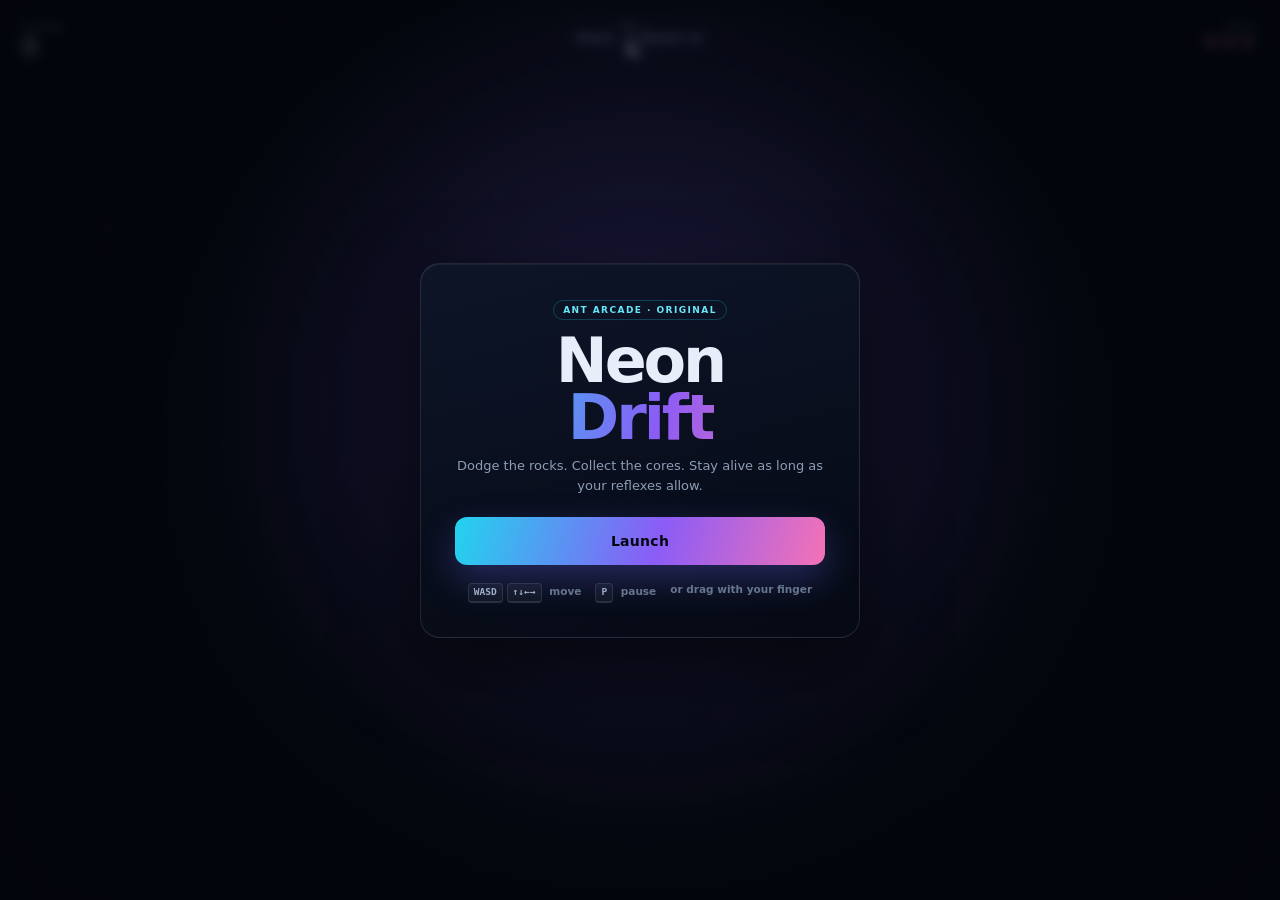
<file: public/games/neon-drift/index.html>
<!doctype html>
<html lang="en">
<head>
<meta charset="utf-8">
<meta name="viewport" content="width=device-width, initial-scale=1, maximum-scale=1, user-scalable=no, viewport-fit=cover">
<meta name="theme-color" content="#03060d">
<title>Neon Drift — Ant Arcade</title>
<style>
  :root {
    --cyan: #22d3ee;
    --violet: #8b5cf6;
    --pink: #f472b6;
    --text: #e8eef9;
    --muted: #8d9db6;
    --line: rgba(148, 163, 184, 0.18);
    --font: "Segoe UI", system-ui, -apple-system, BlinkMacSystemFont, Arial, sans-serif;
    color-scheme: dark;
  }
  * { box-sizing: border-box; }
  html, body { width: 100%; height: 100%; margin: 0; overflow: hidden; }
  body {
    background: #03060d;
    color: var(--text);
    font-family: var(--font);
    user-select: none;
    -webkit-user-select: none;
    touch-action: none;
  }
  canvas { position: absolute; inset: 0; width: 100%; height: 100%; display: block; }

  .hud {
    position: absolute;
    inset: 0;
    pointer-events: none;
    padding: clamp(12px, 2.4vw, 22px);
    display: flex;
    justify-content: space-between;
    align-items: flex-start;
    gap: 12px;
    font-size: 12px;
  }
  .hud-block { display: flex; flex-direction: column; gap: 2px; }
  .hud-label {
    color: var(--muted);
    font-size: 9px;
    font-weight: 700;
    letter-spacing: 0.18em;
    text-transform: uppercase;
  }
  .hud-value {
    font: 700 clamp(18px, 3.4vw, 26px)/1 "Cascadia Code", Consolas, monospace;
    letter-spacing: -0.02em;
    text-shadow: 0 0 20px rgba(34, 211, 238, 0.35);
  }
  .hud-center { align-items: center; text-align: center; }
  .hud-right { align-items: flex-end; text-align: right; }
  .lives { color: var(--pink); font-size: 17px; letter-spacing: 3px; line-height: 1.1; }

  .top-actions {
    position: absolute;
    top: clamp(12px, 2.4vw, 22px);
    left: 50%;
    transform: translateX(-50%);
    display: flex;
    gap: 6px;
    pointer-events: auto;
  }
  .mini-btn {
    height: 30px;
    padding: 0 10px;
    border: 1px solid var(--line);
    border-radius: 8px;
    background: rgba(8, 13, 24, 0.72);
    color: var(--muted);
    font: 600 11px/1 var(--font);
    cursor: pointer;
    backdrop-filter: blur(8px);
  }
  .mini-btn:hover { color: var(--text); border-color: rgba(148, 163, 184, 0.4); }
  .mini-btn a { color: inherit; text-decoration: none; }

  .screen {
    position: absolute;
    inset: 0;
    display: grid;
    place-items: center;
    padding: 20px;
    background: radial-gradient(circle at 50% 45%, rgba(139, 92, 246, 0.16), rgba(3, 6, 13, 0.72) 55%, rgba(3, 6, 13, 0.9));
    backdrop-filter: blur(6px);
    z-index: 5;
  }
  .screen[hidden] { display: none; }

  .panel {
    width: min(440px, 100%);
    padding: clamp(22px, 4vw, 34px);
    border: 1px solid var(--line);
    border-radius: 20px;
    background: linear-gradient(165deg, rgba(14, 22, 40, 0.94), rgba(6, 10, 20, 0.96));
    box-shadow: 0 30px 80px rgba(0, 0, 0, 0.6), inset 0 1px 0 rgba(255, 255, 255, 0.06);
    text-align: center;
  }

  .kicker {
    display: inline-block;
    margin-bottom: 12px;
    padding: 4px 9px;
    border: 1px solid rgba(34, 211, 238, 0.24);
    border-radius: 999px;
    color: #67e8f9;
    font-size: 9px;
    font-weight: 800;
    letter-spacing: 0.16em;
    text-transform: uppercase;
  }

  h1 {
    margin: 0 0 10px;
    font-size: clamp(38px, 9vw, 62px);
    font-weight: 900;
    line-height: 0.92;
    letter-spacing: -0.05em;
  }
  h1 span {
    display: block;
    background: linear-gradient(105deg, var(--cyan), var(--violet) 55%, var(--pink));
    -webkit-background-clip: text;
    background-clip: text;
    color: transparent;
  }

  .panel p {
    margin: 0 0 20px;
    color: var(--muted);
    font-size: 13px;
    line-height: 1.6;
  }

  .play-btn {
    width: 100%;
    height: 48px;
    border: 0;
    border-radius: 12px;
    background: linear-gradient(105deg, var(--cyan), var(--violet) 55%, var(--pink));
    color: #05070f;
    font: 800 14px/1 var(--font);
    letter-spacing: 0.02em;
    cursor: pointer;
    box-shadow: 0 14px 36px rgba(99, 102, 241, 0.32);
    transition: transform 0.15s, box-shadow 0.15s;
  }
  .play-btn:hover { transform: translateY(-1px); box-shadow: 0 18px 44px rgba(99, 102, 241, 0.45); }
  .play-btn:active { transform: translateY(0); }

  .controls {
    display: flex;
    justify-content: center;
    gap: 14px;
    flex-wrap: wrap;
    margin-top: 18px;
    color: #66768e;
    font-size: 10.5px;
    font-weight: 600;
  }
  .controls kbd {
    display: inline-block;
    margin-right: 4px;
    padding: 2px 5px;
    border: 1px solid var(--line);
    border-bottom-width: 2px;
    border-radius: 4px;
    background: rgba(255, 255, 255, 0.04);
    color: #9fb0c8;
    font: 600 9.5px/1.3 "Cascadia Code", Consolas, monospace;
  }

  .score-row {
    display: flex;
    justify-content: center;
    gap: 26px;
    margin: 4px 0 18px;
  }
  .score-row div { display: flex; flex-direction: column; gap: 2px; }
  .score-row span {
    color: var(--muted);
    font-size: 9px;
    font-weight: 700;
    letter-spacing: 0.14em;
    text-transform: uppercase;
  }
  .score-row strong {
    font: 800 26px/1 "Cascadia Code", Consolas, monospace;
  }
  .score-row .accent { color: #67e8f9; }

  .paused-badge {
    position: absolute;
    top: 50%;
    left: 50%;
    z-index: 4;
    padding: 12px 22px;
    border: 1px solid var(--line);
    border-radius: 12px;
    background: rgba(6, 10, 20, 0.9);
    color: var(--text);
    font: 800 13px/1 var(--font);
    letter-spacing: 0.16em;
    text-transform: uppercase;
    transform: translate(-50%, -50%);
    backdrop-filter: blur(8px);
  }
  .paused-badge[hidden] { display: none; }

  @media (max-width: 480px) {
    .hud-center { display: none; }
    .top-actions { left: auto; right: 12px; transform: none; top: 58px; }
  }
</style>
</head>
<body>
<canvas id="game" aria-label="Neon Drift game canvas"></canvas>

<div class="hud">
  <div class="hud-block">
    <span class="hud-label">Score</span>
    <span class="hud-value" id="score">0</span>
  </div>
  <div class="hud-block hud-center">
    <span class="hud-label">Best</span>
    <span class="hud-value" id="best">0</span>
  </div>
  <div class="hud-block hud-right">
    <span class="hud-label">Hull</span>
    <span class="lives" id="lives">♥♥♥</span>
  </div>
</div>

<div class="top-actions">
  <button class="mini-btn" id="pauseBtn" type="button">Pause</button>
  <button class="mini-btn" id="muteBtn" type="button">Sound: on</button>
</div>

<div class="paused-badge" id="pausedBadge" hidden>Paused</div>

<div class="screen" id="menu">
  <div class="panel">
    <span class="kicker">Ant Arcade · Original</span>
    <h1>Neon<span>Drift</span></h1>
    <p>Dodge the rocks. Collect the cores. Stay alive as long as your reflexes allow.</p>
    <button class="play-btn" id="startBtn" type="button">Launch</button>
    <div class="controls">
      <span><kbd>WASD</kbd><kbd>↑↓←→</kbd> move</span>
      <span><kbd>P</kbd> pause</span>
      <span>or drag with your finger</span>
    </div>
  </div>
</div>

<div class="screen" id="over" hidden>
  <div class="panel">
    <span class="kicker">Run complete</span>
    <h1>Game<span>Over</span></h1>
    <div class="score-row">
      <div><span>Score</span><strong id="finalScore">0</strong></div>
      <div><span>Best</span><strong class="accent" id="finalBest">0</strong></div>
    </div>
    <button class="play-btn" id="againBtn" type="button">Fly again</button>
    <div class="controls"><span>Press <kbd>Enter</kbd> to restart</span></div>
  </div>
</div>

<script>
(function () {
  "use strict";

  var canvas = document.getElementById("game");
  var ctx = canvas.getContext("2d");

  var $ = function (id) { return document.getElementById(id); };

  var el = {
    score: $("score"),
    best: $("best"),
    lives: $("lives"),
    menu: $("menu"),
    over: $("over"),
    finalScore: $("finalScore"),
    finalBest: $("finalBest"),
    paused: $("pausedBadge"),
    pauseBtn: $("pauseBtn"),
    muteBtn: $("muteBtn"),
    startBtn: $("startBtn"),
    againBtn: $("againBtn"),
  };

  var W = 0;
  var H = 0;
  var DPR = 1;

  var BEST_KEY = "ant.neondrift.best";
  var best = 0;
  try { best = parseInt(localStorage.getItem(BEST_KEY) || "0", 10) || 0; } catch (e) { best = 0; }
  el.best.textContent = String(best);

  var G = {
    running: false,
    paused: false,
    over: false,
    time: 0,
    score: 0,
    cores: 0,
    lives: 3,
    spawnTimer: 0,
    orbTimer: 1.2,
    shake: 0,
    ship: { x: 0, y: 0, tx: 0, ty: 0, r: 13, inv: 0, tilt: 0 },
    asteroids: [],
    orbs: [],
    particles: [],
    stars: [],
  };

  var keys = Object.create(null);
  var pointer = { active: false, x: 0, y: 0 };

  /* ---------- audio ---------- */

  var audioCtx = null;
  var muted = false;
  try { muted = localStorage.getItem("ant.neondrift.muted") === "1"; } catch (e) { muted = false; }
  el.muteBtn.textContent = "Sound: " + (muted ? "off" : "on");

  function beep(freq, endFreq, duration, type, gain) {
    if (muted) return;
    try {
      if (!audioCtx) {
        var Ctx = window.AudioContext || window.webkitAudioContext;
        if (!Ctx) return;
        audioCtx = new Ctx();
      }
      if (audioCtx.state === "suspended") audioCtx.resume();
      var osc = audioCtx.createOscillator();
      var vol = audioCtx.createGain();
      var now = audioCtx.currentTime;
      osc.type = type || "sine";
      osc.frequency.setValueAtTime(freq, now);
      osc.frequency.exponentialRampToValueAtTime(Math.max(30, endFreq || freq), now + duration);
      vol.gain.setValueAtTime(gain == null ? 0.045 : gain, now);
      vol.gain.exponentialRampToValueAtTime(0.0001, now + duration);
      osc.connect(vol);
      vol.connect(audioCtx.destination);
      osc.start(now);
      osc.stop(now + duration + 0.02);
    } catch (e) { /* audio is optional */ }
  }

  /* ---------- sizing ---------- */

  function resize() {
    DPR = Math.min(window.devicePixelRatio || 1, 2);
    W = window.innerWidth;
    H = window.innerHeight;
    canvas.width = Math.floor(W * DPR);
    canvas.height = Math.floor(H * DPR);
    canvas.style.width = W + "px";
    canvas.style.height = H + "px";
    ctx.setTransform(DPR, 0, 0, DPR, 0, 0);

    G.ship.x = Math.min(Math.max(G.ship.x, 30), W - 30) || W / 2;
    G.ship.y = Math.min(Math.max(G.ship.y, 30), H - 30) || H / 2;
    G.ship.tx = Math.min(Math.max(G.ship.tx, 26), W - 26) || W / 2;
    G.ship.ty = Math.min(Math.max(G.ship.ty, 26), H - 26) || H / 2;

    makeStars();
  }

  function makeStars() {
    G.stars = [];
    var count = Math.min(160, Math.floor((W * H) / 11000));
    for (var i = 0; i < count; i++) {
      G.stars.push({
        x: Math.random() * W,
        y: Math.random() * H,
        r: Math.random() * 1.4 + 0.3,
        speed: Math.random() * 12 + 3,
        alpha: Math.random() * 0.55 + 0.15,
        phase: Math.random() * Math.PI * 2,
      });
    }
  }

  function reset() {
    G.running = true;
    G.paused = false;
    G.over = false;
    G.time = 0;
    G.score = 0;
    G.cores = 0;
    G.lives = 3;
    G.spawnTimer = 0.5;
    G.orbTimer = 1;
    G.shake = 0;
    G.asteroids = [];
    G.orbs = [];
    G.particles = [];
    G.ship.x = W / 2;
    G.ship.y = H / 2;
    G.ship.tx = W / 2;
    G.ship.ty = H / 2;
    G.ship.inv = 1.2;
    G.ship.tilt = 0;
    pointer.active = false;

    el.menu.hidden = true;
    el.over.hidden = true;
    el.paused.hidden = true;
    el.pauseBtn.textContent = "Pause";
    updateHud();
  }

  function updateHud() {
    el.score.textContent = String(Math.floor(G.score));
    el.lives.textContent = new Array(Math.max(0, G.lives) + 1).join("♥") || "—";
  }

  function gameOver() {
    G.running = false;
    G.over = true;
    var final = Math.floor(G.score);
    if (final > best) {
      best = final;
      try { localStorage.setItem(BEST_KEY, String(best)); } catch (e) { /* ignore */ }
    }
    el.best.textContent = String(best);
    el.finalScore.textContent = String(final);
    el.finalBest.textContent = String(best);
    el.over.hidden = false;
    el.paused.hidden = true;
    beep(220, 55, 0.8, "sawtooth", 0.05);
  }

  /* ---------- entities ---------- */

  function spawnAsteroid() {
    var edge = Math.floor(Math.random() * 4);
    var x, y;
    if (edge === 0) { x = Math.random() * W; y = -40; }
    else if (edge === 1) { x = W + 40; y = Math.random() * H; }
    else if (edge === 2) { x = Math.random() * W; y = H + 40; }
    else { x = -40; y = Math.random() * H; }

    // Don't drop a rock directly on the player.
    if (Math.hypot(x - G.ship.x, y - G.ship.y) < 170) {
      edge = (edge + 2) % 4;
      if (edge === 0) { x = Math.random() * W; y = -40; }
      else if (edge === 1) { x = W + 40; y = Math.random() * H; }
      else if (edge === 2) { x = Math.random() * W; y = H + 40; }
      else { x = -40; y = Math.random() * H; }
    }

    var r = 10 + Math.random() * 17;
    var speed = Math.min(190, 48 + G.time * 2.4) * (0.75 + Math.random() * 0.55);
    var angle = Math.atan2(G.ship.y - y, G.ship.x - x) + (Math.random() - 0.5) * 1.5;
    var points = [];
    var sides = 6 + Math.floor(Math.random() * 4);
    for (var i = 0; i < sides; i++) {
      points.push((Math.PI * 2 * i) / sides + (Math.random() - 0.5) * 0.35);
    }

    G.asteroids.push({
      x: x, y: y, r: r,
      vx: Math.cos(angle) * speed,
      vy: Math.sin(angle) * speed,
      rot: Math.random() * Math.PI * 2,
      vr: (Math.random() - 0.5) * 1.4,
      points: points,
    });
  }

  function spawnOrb() {
    if (G.orbs.length >= 3) return;
    var x, y, tries = 0;
    do {
      x = 50 + Math.random() * Math.max(1, W - 100);
      y = 50 + Math.random() * Math.max(1, H - 100);
      tries++;
    } while (Math.hypot(x - G.ship.x, y - G.ship.y) < 120 && tries < 12);

    G.orbs.push({ x: x, y: y, r: 9, born: G.time, ttl: 9, phase: Math.random() * Math.PI * 2 });
  }

  function burst(x, y, color, count, power) {
    for (var i = 0; i < count; i++) {
      var angle = Math.random() * Math.PI * 2;
      var speed = Math.random() * power + 20;
      G.particles.push({
        x: x, y: y,
        vx: Math.cos(angle) * speed,
        vy: Math.sin(angle) * speed,
        life: 0,
        max: 0.35 + Math.random() * 0.55,
        size: 1 + Math.random() * 2.5,
        color: color,
      });
    }
  }

  function hitShip() {
    if (G.ship.inv > 0) return;
    G.lives -= 1;
    G.ship.inv = 2.1;
    G.shake = 15;
    burst(G.ship.x, G.ship.y, "#f472b6", 26, 210);
    beep(180, 48, 0.45, "sawtooth", 0.06);
    updateHud();
    if (G.lives <= 0) gameOver();
  }

  function collectOrb(orb) {
    G.cores += 1;
    G.score += 25;
    G.shake = Math.max(G.shake, 4);
    burst(orb.x, orb.y, "#22d3ee", 16, 130);
    beep(740, 1180, 0.12, "sine", 0.035);
    if (G.cores % 12 === 0 && G.lives < 3) {
      G.lives += 1;
      updateHud();
      beep(520, 900, 0.28, "triangle", 0.04);
    }
  }

  /* ---------- update ---------- */

  function update(dt) {
    if (!G.running || G.paused) return;

    G.time += dt;
    G.score += dt * 7;
    G.ship.inv = Math.max(0, G.ship.inv - dt);
    G.shake = Math.max(0, G.shake - dt * 42);

    // keyboard moves the target point
    var kx = 0, ky = 0;
    if (keys.KeyA || keys.ArrowLeft) kx -= 1;
    if (keys.KeyD || keys.ArrowRight) kx += 1;
    if (keys.KeyW || keys.ArrowUp) ky -= 1;
    if (keys.KeyS || keys.ArrowDown) ky += 1;
    if (kx || ky) {
      var len = Math.hypot(kx, ky) || 1;
      var speed = 410;
      G.ship.tx += (kx / len) * speed * dt;
      G.ship.ty += (ky / len) * speed * dt;
      pointer.active = false;
    }

    if (pointer.active) {
      G.ship.tx = pointer.x;
      G.ship.ty = pointer.y;
    }

    G.ship.tx = Math.min(Math.max(G.ship.tx, 20), W - 20);
    G.ship.ty = Math.min(Math.max(G.ship.ty, 20), H - 20);

    var ease = Math.min(1, dt * 12);
    var dx = G.ship.tx - G.ship.x;
    var dy = G.ship.ty - G.ship.y;
    G.ship.x += dx * ease;
    G.ship.y += dy * ease;
    G.ship.tilt += ((Math.max(-0.42, Math.min(0.42, dx / 140))) - G.ship.tilt) * Math.min(1, dt * 8);

    // stars
    for (var i = 0; i < G.stars.length; i++) {
      var star = G.stars[i];
      star.y += star.speed * dt;
      if (star.y > H + 2) {
        star.y = -2;
        star.x = Math.random() * W;
      }
    }

    // spawns
    G.spawnTimer -= dt;
    if (G.spawnTimer <= 0) {
      spawnAsteroid();
      G.spawnTimer = Math.max(0.26, 0.95 - G.time * 0.011);
    }

    G.orbTimer -= dt;
    if (G.orbTimer <= 0) {
      spawnOrb();
      G.orbTimer = 1.8 + Math.random() * 1.8;
    }

    // asteroids
    for (var a = G.asteroids.length - 1; a >= 0; a--) {
      var rock = G.asteroids[a];
      rock.x += rock.vx * dt;
      rock.y += rock.vy * dt;
      rock.rot += rock.vr * dt;

      if (rock.x < -90 || rock.x > W + 90 || rock.y < -90 || rock.y > H + 90) {
        G.asteroids.splice(a, 1);
        continue;
      }

      var dist = Math.hypot(rock.x - G.ship.x, rock.y - G.ship.y);
      if (dist < rock.r + G.ship.r * 0.8) {
        G.asteroids.splice(a, 1);
        burst(rock.x, rock.y, "#8b5cf6", 18, 170);
        hitShip();
        if (!G.running) return;
      }
    }

    // orbs
    for (var o = G.orbs.length - 1; o >= 0; o--) {
      var orb = G.orbs[o];
      orb.phase += dt * 2.4;
      if (G.time - orb.born > orb.ttl) {
        G.orbs.splice(o, 1);
        continue;
      }
      if (Math.hypot(orb.x - G.ship.x, orb.y - G.ship.y) < orb.r + G.ship.r + 3) {
        G.orbs.splice(o, 1);
        collectOrb(orb);
      }
    }

    // particles
    for (var p = G.particles.length - 1; p >= 0; p--) {
      var part = G.particles[p];
      part.life += dt;
      if (part.life >= part.max) {
        G.particles.splice(p, 1);
        continue;
      }
      part.x += part.vx * dt;
      part.y += part.vy * dt;
      part.vx *= 0.96;
      part.vy *= 0.96;
    }

    updateHud();
  }

  /* ---------- draw ---------- */

  function drawShip() {
    if (G.ship.inv > 0 && Math.floor(G.ship.inv * 12) % 2 === 0) return;

    ctx.save();
    ctx.translate(G.ship.x, G.ship.y);
    ctx.rotate(G.ship.tilt);

    // engine glow
    var flame = 6 + Math.random() * 7;
    var grad = ctx.createLinearGradient(0, 8, 0, 8 + flame);
    grad.addColorStop(0, "rgba(34, 211, 238, 0.9)");
    grad.addColorStop(1, "rgba(34, 211, 238, 0)");
    ctx.fillStyle = grad;
    ctx.beginPath();
    ctx.moveTo(-4.5, 8);
    ctx.lineTo(0, 8 + flame);
    ctx.lineTo(4.5, 8);
    ctx.closePath();
    ctx.fill();

    ctx.shadowColor = "#22d3ee";
    ctx.shadowBlur = 18;
    ctx.fillStyle = "#e6feff";
    ctx.strokeStyle = "#22d3ee";
    ctx.lineWidth = 2;
    ctx.beginPath();
    ctx.moveTo(0, -17);
    ctx.lineTo(11, 10);
    ctx.lineTo(0, 5);
    ctx.lineTo(-11, 10);
    ctx.closePath();
    ctx.fill();
    ctx.stroke();

    ctx.shadowBlur = 0;
    ctx.fillStyle = "#8b5cf6";
    ctx.beginPath();
    ctx.moveTo(0, -8);
    ctx.lineTo(3.6, 4);
    ctx.lineTo(0, 2);
    ctx.lineTo(-3.6, 4);
    ctx.closePath();
    ctx.fill();

    ctx.restore();
  }

  function drawAsteroid(rock) {
    ctx.save();
    ctx.translate(rock.x, rock.y);
    ctx.rotate(rock.rot);
    ctx.beginPath();
    for (var i = 0; i < rock.points.length; i++) {
      var angle = rock.points[i];
      var px = Math.cos(angle) * rock.r;
      var py = Math.sin(angle) * rock.r;
      if (i === 0) ctx.moveTo(px, py);
      else ctx.lineTo(px, py);
    }
    ctx.closePath();
    ctx.fillStyle = "rgba(30, 41, 66, 0.85)";
    ctx.strokeStyle = "rgba(139, 92, 246, 0.85)";
    ctx.lineWidth = 1.6;
    ctx.shadowColor = "rgba(139, 92, 246, 0.7)";
    ctx.shadowBlur = 12;
    ctx.fill();
    ctx.stroke();

    ctx.shadowBlur = 0;
    ctx.strokeStyle = "rgba(196, 181, 253, 0.25)";
    ctx.lineWidth = 1;
    ctx.beginPath();
    ctx.arc(-rock.r * 0.25, -rock.r * 0.2, rock.r * 0.35, 0, Math.PI * 2);
    ctx.stroke();
    ctx.restore();
  }

  function drawOrb(orb) {
    var left = Math.max(0, 1 - (G.time - orb.born) / orb.ttl);
    var pulse = 1 + Math.sin(orb.phase) * 0.16;
    var radius = orb.r * pulse * (0.65 + left * 0.35);

    ctx.save();
    ctx.translate(orb.x, orb.y);

    ctx.globalAlpha = 0.25 + left * 0.5;
    ctx.strokeStyle = "#22d3ee";
    ctx.lineWidth = 1;
    ctx.beginPath();
    ctx.arc(0, 0, radius + 7 + Math.sin(orb.phase) * 2, 0, Math.PI * 2);
    ctx.stroke();

    ctx.globalAlpha = 1;
    ctx.shadowColor = "#22d3ee";
    ctx.shadowBlur = 20;
    ctx.fillStyle = "#a5f3fc";
    ctx.beginPath();
    ctx.arc(0, 0, radius, 0, Math.PI * 2);
    ctx.fill();

    ctx.fillStyle = "#ffffff";
    ctx.beginPath();
    ctx.arc(-radius * 0.25, -radius * 0.25, radius * 0.35, 0, Math.PI * 2);
    ctx.fill();
    ctx.restore();
  }

  function draw() {
    ctx.setTransform(DPR, 0, 0, DPR, 0, 0);
    ctx.clearRect(0, 0, W, H);

    // deep space gradient
    var bg = ctx.createRadialGradient(W * 0.5, H * 0.45, 0, W * 0.5, H * 0.45, Math.max(W, H) * 0.75);
    bg.addColorStop(0, "#0a1020");
    bg.addColorStop(0.55, "#05080f");
    bg.addColorStop(1, "#02040a");
    ctx.fillStyle = bg;
    ctx.fillRect(0, 0, W, H);

    if (G.shake > 0.4) {
      ctx.translate((Math.random() - 0.5) * G.shake, (Math.random() - 0.5) * G.shake);
    }

    // stars
    for (var i = 0; i < G.stars.length; i++) {
      var star = G.stars[i];
      var twinkle = 0.65 + Math.sin(G.time * 2 + star.phase) * 0.35;
      ctx.globalAlpha = star.alpha * twinkle;
      ctx.fillStyle = "#cfe8ff";
      ctx.beginPath();
      ctx.arc(star.x, star.y, star.r, 0, Math.PI * 2);
      ctx.fill();
    }
    ctx.globalAlpha = 1;

    for (var a = 0; a < G.asteroids.length; a++) drawAsteroid(G.asteroids[a]);
    for (var o = 0; o < G.orbs.length; o++) drawOrb(G.orbs[o]);

    if (G.running || G.over) drawShip();

    // particles
    for (var p = 0; p < G.particles.length; p++) {
      var part = G.particles[p];
      var alpha = 1 - part.life / part.max;
      ctx.globalAlpha = alpha;
      ctx.fillStyle = part.color;
      ctx.beginPath();
      ctx.arc(part.x, part.y, part.size * alpha + 0.4, 0, Math.PI * 2);
      ctx.fill();
    }
    ctx.globalAlpha = 1;

    // vignette
    var vig = ctx.createRadialGradient(W / 2, H / 2, Math.min(W, H) * 0.3, W / 2, H / 2, Math.max(W, H) * 0.72);
    vig.addColorStop(0, "rgba(0, 0, 0, 0)");
    vig.addColorStop(1, "rgba(0, 0, 0, 0.55)");
    ctx.fillStyle = vig;
    ctx.fillRect(0, 0, W, H);
  }

  /* ---------- loop ---------- */

  var last = 0;

  function loop(now) {
    if (!last) last = now;
    var dt = Math.min(0.05, (now - last) / 1000);
    last = now;
    update(dt);
    draw();
    requestAnimationFrame(loop);
  }

  /* ---------- input ---------- */

  function setPointer(event) {
    var rect = canvas.getBoundingClientRect();
    pointer.x = event.clientX - rect.left;
    pointer.y = event.clientY - rect.top;
    pointer.active = true;
  }

  canvas.addEventListener("pointerdown", function (event) {
    if (!G.running && !G.over) return;
    setPointer(event);
    if (G.over) return;
  });

  canvas.addEventListener("pointermove", function (event) {
    setPointer(event);
  });

  window.addEventListener("keydown", function (event) {
    keys[event.code] = true;

    if (event.code === "Space" || event.code === "Enter") {
      if (!G.running || G.over) {
        event.preventDefault();
        reset();
      }
    }

    if (event.code === "KeyP") {
      if (G.running) togglePause();
    }

    if (["ArrowUp", "ArrowDown", "ArrowLeft", "ArrowRight", "Space"].indexOf(event.code) !== -1) {
      event.preventDefault();
    }
  });

  window.addEventListener("keyup", function (event) {
    keys[event.code] = false;
  });

  function togglePause() {
    if (!G.running) return;
    G.paused = !G.paused;
    el.paused.hidden = !G.paused;
    el.pauseBtn.textContent = G.paused ? "Resume" : "Pause";
  }

  el.pauseBtn.addEventListener("click", togglePause);
  el.startBtn.addEventListener("click", reset);
  el.againBtn.addEventListener("click", reset);

  el.muteBtn.addEventListener("click", function () {
    muted = !muted;
    el.muteBtn.textContent = "Sound: " + (muted ? "off" : "on");
    try { localStorage.setItem("ant.neondrift.muted", muted ? "1" : "0"); } catch (e) { /* ignore */ }
  });

  window.addEventListener("resize", resize);
  window.addEventListener("blur", function () {
    if (G.running && !G.paused) togglePause();
    keys = Object.create(null);
  });

  /* ---------- go ---------- */

  resize();
  G.ship.x = W / 2;
  G.ship.y = H / 2;
  G.ship.tx = W / 2;
  G.ship.ty = H / 2;
  updateHud();
  requestAnimationFrame(loop);
})();
</script>
</body>
</html>
</file>
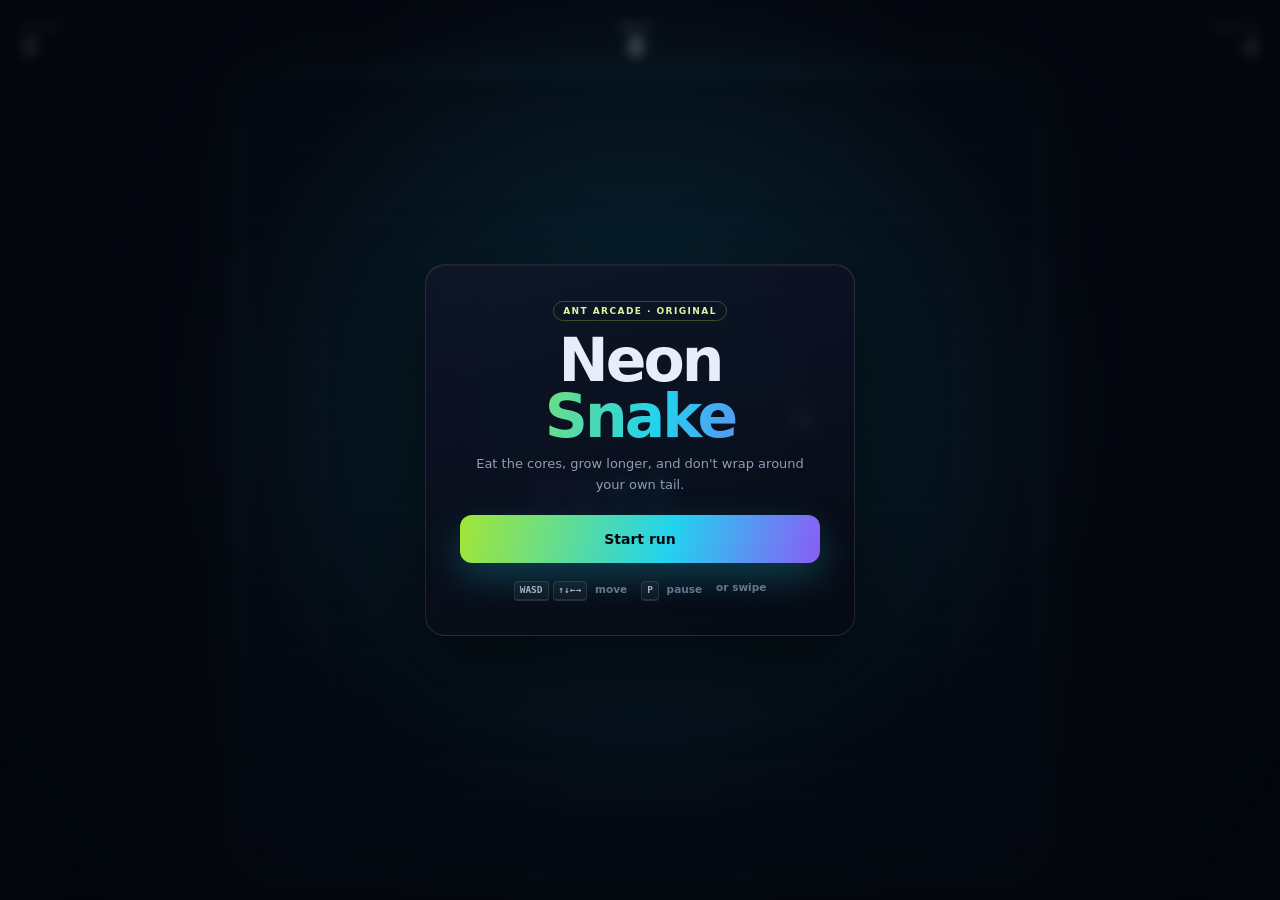
<file: public/games/neon-snake/index.html>
<!doctype html>
<html lang="en">
<head>
<meta charset="utf-8">
<meta name="viewport" content="width=device-width, initial-scale=1, maximum-scale=1, user-scalable=no, viewport-fit=cover">
<meta name="theme-color" content="#03060d">
<title>Neon Snake — Ant Arcade</title>
<style>
  :root {
    --cyan: #22d3ee;
    --lime: #a3e635;
    --violet: #8b5cf6;
    --pink: #f472b6;
    --text: #e8eef9;
    --muted: #8d9db6;
    --line: rgba(148, 163, 184, 0.18);
    --font: "Segoe UI", system-ui, -apple-system, BlinkMacSystemFont, Arial, sans-serif;
    color-scheme: dark;
  }
  * { box-sizing: border-box; }
  html, body { width: 100%; height: 100%; margin: 0; overflow: hidden; }
  body {
    background: #03060d;
    color: var(--text);
    font-family: var(--font);
    user-select: none;
    -webkit-user-select: none;
    touch-action: none;
  }
  canvas { position: absolute; inset: 0; width: 100%; height: 100%; display: block; }

  .hud {
    position: absolute;
    inset: 0 0 auto;
    display: flex;
    justify-content: space-between;
    align-items: flex-start;
    gap: 12px;
    padding: clamp(12px, 2.4vw, 22px);
    pointer-events: none;
  }
  .hud-block { display: flex; flex-direction: column; gap: 2px; }
  .hud-label {
    color: var(--muted);
    font-size: 9px;
    font-weight: 700;
    letter-spacing: 0.18em;
    text-transform: uppercase;
  }
  .hud-value {
    font: 700 clamp(18px, 3.4vw, 26px)/1 "Cascadia Code", Consolas, monospace;
    letter-spacing: -0.02em;
    text-shadow: 0 0 20px rgba(163, 230, 53, 0.3);
  }
  .hud-center { align-items: center; text-align: center; }
  .hud-right { align-items: flex-end; text-align: right; }

  .screen {
    position: absolute;
    inset: 0;
    display: grid;
    place-items: center;
    padding: 20px;
    background: radial-gradient(circle at 50% 45%, rgba(34, 211, 238, 0.13), rgba(3, 6, 13, 0.72) 55%, rgba(3, 6, 13, 0.9));
    backdrop-filter: blur(6px);
    z-index: 5;
  }
  .screen[hidden] { display: none; }

  .panel {
    width: min(430px, 100%);
    padding: clamp(22px, 4vw, 34px);
    border: 1px solid var(--line);
    border-radius: 20px;
    background: linear-gradient(165deg, rgba(14, 22, 40, 0.94), rgba(6, 10, 20, 0.96));
    box-shadow: 0 30px 80px rgba(0, 0, 0, 0.6), inset 0 1px 0 rgba(255, 255, 255, 0.06);
    text-align: center;
  }

  .kicker {
    display: inline-block;
    margin-bottom: 12px;
    padding: 4px 9px;
    border: 1px solid rgba(163, 230, 53, 0.28);
    border-radius: 999px;
    color: #d9f99d;
    font-size: 9px;
    font-weight: 800;
    letter-spacing: 0.16em;
    text-transform: uppercase;
  }

  h1 {
    margin: 0 0 10px;
    font-size: clamp(38px, 9vw, 60px);
    font-weight: 900;
    line-height: 0.92;
    letter-spacing: -0.05em;
  }
  h1 span {
    display: block;
    background: linear-gradient(105deg, var(--lime), var(--cyan) 55%, var(--violet));
    -webkit-background-clip: text;
    background-clip: text;
    color: transparent;
  }

  .panel p {
    margin: 0 0 20px;
    color: var(--muted);
    font-size: 13px;
    line-height: 1.6;
  }

  .play-btn {
    width: 100%;
    height: 48px;
    border: 0;
    border-radius: 12px;
    background: linear-gradient(105deg, var(--lime), var(--cyan) 58%, var(--violet));
    color: #05070f;
    font: 800 14px/1 var(--font);
    cursor: pointer;
    box-shadow: 0 14px 36px rgba(34, 211, 238, 0.25);
    transition: transform 0.15s, box-shadow 0.15s;
  }
  .play-btn:hover { transform: translateY(-1px); box-shadow: 0 18px 44px rgba(34, 211, 238, 0.4); }
  .play-btn:active { transform: translateY(0); }

  .controls {
    display: flex;
    justify-content: center;
    gap: 14px;
    flex-wrap: wrap;
    margin-top: 18px;
    color: #66768e;
    font-size: 10.5px;
    font-weight: 600;
  }
  .controls kbd, .screen kbd {
    display: inline-block;
    margin-right: 4px;
    padding: 2px 5px;
    border: 1px solid var(--line);
    border-bottom-width: 2px;
    border-radius: 4px;
    background: rgba(255, 255, 255, 0.04);
    color: #9fb0c8;
    font: 600 9.5px/1.3 "Cascadia Code", Consolas, monospace;
  }

  .score-row { display: flex; justify-content: center; gap: 26px; margin: 4px 0 18px; }
  .score-row div { display: flex; flex-direction: column; gap: 2px; }
  .score-row span {
    color: var(--muted);
    font-size: 9px;
    font-weight: 700;
    letter-spacing: 0.14em;
    text-transform: uppercase;
  }
  .score-row strong { font: 800 26px/1 "Cascadia Code", Consolas, monospace; }
  .score-row .accent { color: #d9f99d; }

  .paused-badge {
    position: absolute;
    top: 50%;
    left: 50%;
    z-index: 4;
    padding: 12px 22px;
    border: 1px solid var(--line);
    border-radius: 12px;
    background: rgba(6, 10, 20, 0.9);
    color: var(--text);
    font: 800 13px/1 var(--font);
    letter-spacing: 0.16em;
    text-transform: uppercase;
    transform: translate(-50%, -50%);
    backdrop-filter: blur(8px);
  }
  .paused-badge[hidden] { display: none; }

  .dpad {
    position: absolute;
    bottom: 22px;
    left: 50%;
    z-index: 3;
    display: none;
    grid-template-columns: repeat(3, 52px);
    grid-template-rows: repeat(3, 52px);
    gap: 6px;
    transform: translateX(-50%);
  }
  .dpad button {
    border: 1px solid var(--line);
    border-radius: 12px;
    background: rgba(10, 16, 30, 0.8);
    color: #cfe0f5;
    font-size: 19px;
    cursor: pointer;
    backdrop-filter: blur(8px);
    touch-action: none;
  }
  .dpad button:active { background: rgba(163, 230, 53, 0.18); border-color: rgba(163, 230, 53, 0.4); }
  .dpad .up { grid-column: 2; grid-row: 1; }
  .dpad .left { grid-column: 1; grid-row: 2; }
  .dpad .down { grid-column: 2; grid-row: 3; }
  .dpad .right { grid-column: 3; grid-row: 2; }

  @media (pointer: coarse) {
    .dpad { display: grid; }
  }
  @media (max-width: 480px) {
    .hud-center { display: none; }
  }
</style>
</head>
<body>
<canvas id="game" aria-label="Neon Snake game canvas"></canvas>

<div class="hud">
  <div class="hud-block">
    <span class="hud-label">Score</span>
    <span class="hud-value" id="score">0</span>
  </div>
  <div class="hud-block hud-center">
    <span class="hud-label">Best</span>
    <span class="hud-value" id="best">0</span>
  </div>
  <div class="hud-block hud-right">
    <span class="hud-label">Length</span>
    <span class="hud-value" id="length">4</span>
  </div>
</div>

<div class="paused-badge" id="pausedBadge" hidden>Paused</div>

<div class="dpad" id="dpad">
  <button class="up" type="button" data-dir="up" aria-label="Up">▲</button>
  <button class="left" type="button" data-dir="left" aria-label="Left">◀</button>
  <button class="down" type="button" data-dir="down" aria-label="Down">▼</button>
  <button class="right" type="button" data-dir="right" aria-label="Right">▶</button>
</div>

<div class="screen" id="menu">
  <div class="panel">
    <span class="kicker">Ant Arcade · Original</span>
    <h1>Neon<span>Snake</span></h1>
    <p>Eat the cores, grow longer, and don't wrap around your own tail.</p>
    <button class="play-btn" id="startBtn" type="button">Start run</button>
    <div class="controls">
      <span><kbd>WASD</kbd><kbd>↑↓←→</kbd> move</span>
      <span><kbd>P</kbd> pause</span>
      <span>or swipe</span>
    </div>
  </div>
</div>

<div class="screen" id="over" hidden>
  <div class="panel">
    <span class="kicker">Run complete</span>
    <h1>Game<span>Over</span></h1>
    <div class="score-row">
      <div><span>Score</span><strong id="finalScore">0</strong></div>
      <div><span>Best</span><strong class="accent" id="finalBest">0</strong></div>
    </div>
    <button class="play-btn" id="againBtn" type="button">One more run</button>
    <div class="controls"><span>Press <kbd>Enter</kbd> to restart</span></div>
  </div>
</div>

<script>
(function () {
  "use strict";

  var canvas = document.getElementById("game");
  var ctx = canvas.getContext("2d");
  var $ = function (id) { return document.getElementById(id); };

  var el = {
    score: $("score"),
    best: $("best"),
    length: $("length"),
    menu: $("menu"),
    over: $("over"),
    finalScore: $("finalScore"),
    finalBest: $("finalBest"),
    paused: $("pausedBadge"),
    start: $("startBtn"),
    again: $("againBtn"),
  };

  var COLS = 22;
  var ROWS = 22;
  var W = 0, H = 0, DPR = 1, cell = 20, ox = 0, oy = 0;

  var BEST_KEY = "ant.neonsnake.best";
  var best = 0;
  try { best = parseInt(localStorage.getItem(BEST_KEY) || "0", 10) || 0; } catch (e) { best = 0; }
  el.best.textContent = String(best);

  var G = {
    mode: "menu",
    snake: [],
    dir: { x: 1, y: 0 },
    queue: [],
    food: { x: 15, y: 11 },
    score: 0,
    stepMs: 145,
    acc: 0,
    last: 0,
    particles: [],
    pulse: 0,
  };

  // A static board behind the menu so it doesn't look empty before you start.
  (function seedBoard() {
    var cx = Math.floor(COLS / 2);
    var cy = Math.floor(ROWS / 2);
    G.snake = [
      { x: cx, y: cy },
      { x: cx - 1, y: cy },
      { x: cx - 2, y: cy },
      { x: cx - 3, y: cy },
    ];
    G.food = { x: cx + 4, y: cy - 2 };
  })();

  /* ---------- layout ---------- */

  function resize() {
    DPR = Math.min(window.devicePixelRatio || 1, 2);
    W = window.innerWidth;
    H = window.innerHeight;
    canvas.width = Math.floor(W * DPR);
    canvas.height = Math.floor(H * DPR);
    canvas.style.width = W + "px";
    canvas.style.height = H + "px";

    var coarse = window.matchMedia && window.matchMedia("(pointer: coarse)").matches;
    var top = 72;
    var bottom = coarse ? 100 : 26;
    var availableH = Math.max(200, H - top - bottom);
    cell = Math.max(8, Math.floor(Math.min((W - 32) / COLS, availableH / ROWS)));
    ox = Math.floor((W - cell * COLS) / 2);
    oy = Math.floor(top + (availableH - cell * ROWS) / 2);
  }

  /* ---------- game state ---------- */

  function spawnFood() {
    var open = [];
    for (var y = 0; y < ROWS; y++) {
      for (var x = 0; x < COLS; x++) {
        if (!occupied(x, y)) open.push({ x: x, y: y });
      }
    }
    if (!open.length) return;
    G.food = open[Math.floor(Math.random() * open.length)];
  }

  function occupied(x, y) {
    for (var i = 0; i < G.snake.length; i++) {
      if (G.snake[i].x === x && G.snake[i].y === y) return true;
    }
    return false;
  }

  function reset() {
    var cx = Math.floor(COLS / 2);
    var cy = Math.floor(ROWS / 2);
    G.snake = [
      { x: cx, y: cy },
      { x: cx - 1, y: cy },
      { x: cx - 2, y: cy },
      { x: cx - 3, y: cy },
    ];
    G.dir = { x: 1, y: 0 };
    G.queue = [];
    G.score = 0;
    G.stepMs = 145;
    G.acc = 0;
    G.particles = [];
    G.mode = "playing";
    spawnFood();
    el.menu.hidden = true;
    el.over.hidden = true;
    el.paused.hidden = true;
    updateHud();
    lastDirection = G.dir;
  }

  function gameOver() {
    G.mode = "over";
    var final = G.score;
    if (final > best) {
      best = final;
      try { localStorage.setItem(BEST_KEY, String(best)); } catch (e) { /* ignore */ }
    }
    el.best.textContent = String(best);
    el.finalScore.textContent = String(final);
    el.finalBest.textContent = String(best);
    el.over.hidden = false;
    el.paused.hidden = true;
    burst(G.snake[0].x, G.snake[0].y, "#f472b6", 30);
  }

  function updateHud() {
    el.score.textContent = String(G.score);
    el.length.textContent = String(G.snake.length);
  }

  /* ---------- input ---------- */

  var lastDirection = { x: 1, y: 0 };

  function queueDirection(x, y) {
    var base = G.queue.length ? G.queue[G.queue.length - 1] : G.dir;
    if (base.x === -x && base.y === -y) return;
    if (base.x === x && base.y === y) return;
    if (G.queue.length < 2) G.queue.push({ x: x, y: y });
  }

  function keyDir(code) {
    if (code === "ArrowUp" || code === "KeyW") queueDirection(0, -1);
    else if (code === "ArrowDown" || code === "KeyS") queueDirection(0, 1);
    else if (code === "ArrowLeft" || code === "KeyA") queueDirection(-1, 0);
    else if (code === "ArrowRight" || code === "KeyD") queueDirection(1, 0);
  }

  window.addEventListener("keydown", function (event) {
    if (["ArrowUp", "ArrowDown", "ArrowLeft", "ArrowRight", "Space"].indexOf(event.code) !== -1) {
      event.preventDefault();
    }

    keyDir(event.code);

    if (event.code === "Space" || event.code === "Enter") {
      if (G.mode === "menu" || G.mode === "over") reset();
      else if (G.mode === "playing") togglePause();
      else if (G.mode === "paused") togglePause();
    }

    if (event.code === "KeyP" || event.code === "Escape") {
      if (G.mode === "playing" || G.mode === "paused") togglePause();
    }
  });

  function togglePause() {
    if (G.mode === "playing") {
      G.mode = "paused";
      el.paused.hidden = false;
    } else if (G.mode === "paused") {
      G.mode = "playing";
      el.paused.hidden = true;
      G.acc = 0;
    }
  }

  var touchStart = null;
  canvas.addEventListener("pointerdown", function (event) {
    touchStart = { x: event.clientX, y: event.clientY };
    if (G.mode === "menu" || G.mode === "over") reset();
  });

  canvas.addEventListener("pointerup", function (event) {
    if (!touchStart) return;
    var dx = event.clientX - touchStart.x;
    var dy = event.clientY - touchStart.y;
    touchStart = null;
    if (Math.hypot(dx, dy) < 24) return;
    if (Math.abs(dx) > Math.abs(dy)) queueDirection(dx > 0 ? 1 : -1, 0);
    else queueDirection(0, dy > 0 ? 1 : -1);
  });

  document.getElementById("dpad").addEventListener("click", function (event) {
    var button = event.target.closest("[data-dir]");
    if (!button) return;
    var dir = button.getAttribute("data-dir");
    if (dir === "up") queueDirection(0, -1);
    if (dir === "down") queueDirection(0, 1);
    if (dir === "left") queueDirection(-1, 0);
    if (dir === "right") queueDirection(1, 0);
    if (G.mode === "menu" || G.mode === "over") reset();
  });

  /* ---------- update ---------- */

  function step() {
    if (G.queue.length) {
      var next = G.queue.shift();
      if (!(next.x === -G.dir.x && next.y === -G.dir.y)) G.dir = next;
    }

    var head = G.snake[0];
    var nx = head.x + G.dir.x;
    var ny = head.y + G.dir.y;

    if (nx < 0 || nx >= COLS || ny < 0 || ny >= ROWS) {
      gameOver();
      return;
    }

    var eating = nx === G.food.x && ny === G.food.y;
    var tail = G.snake[G.snake.length - 1];

    for (var i = 0; i < G.snake.length - (eating ? 0 : 1); i++) {
      if (G.snake[i].x === nx && G.snake[i].y === ny) {
        gameOver();
        return;
      }
    }

    G.snake.unshift({ x: nx, y: ny });

    if (eating) {
      G.score += 10;
      G.stepMs = Math.max(68, G.stepMs - 3);
      burst(nx, ny, "#a3e635", 14);
      spawnFood();
      updateHud();
    } else {
      G.snake.pop();
    }
  }

  function burst(gx, gy, color, count) {
    var px = ox + gx * cell + cell / 2;
    var py = oy + gy * cell + cell / 2;
    for (var i = 0; i < count; i++) {
      var angle = Math.random() * Math.PI * 2;
      var speed = 30 + Math.random() * 130;
      G.particles.push({
        x: px,
        y: py,
        vx: Math.cos(angle) * speed,
        vy: Math.sin(angle) * speed,
        life: 0,
        max: 0.3 + Math.random() * 0.45,
        size: 1 + Math.random() * 2.4,
        color: color,
      });
    }
  }

  function updateParticles(dt) {
    for (var i = G.particles.length - 1; i >= 0; i--) {
      var p = G.particles[i];
      p.life += dt;
      if (p.life >= p.max) {
        G.particles.splice(i, 1);
        continue;
      }
      p.x += p.vx * dt;
      p.y += p.vy * dt;
      p.vx *= 0.95;
      p.vy *= 0.95;
    }
  }

  function update(dt) {
    G.pulse += dt * 3;
    updateParticles(dt);

    if (G.mode !== "playing") return;

    G.acc += dt * 1000;
    var guard = 0;
    while (G.acc >= G.stepMs && G.mode === "playing" && guard < 4) {
      G.acc -= G.stepMs;
      step();
      guard++;
    }
  }

  /* ---------- drawing ---------- */

  function mix(a, b, t) {
    var ar = parseInt(a.slice(1, 3), 16), ag = parseInt(a.slice(3, 5), 16), ab = parseInt(a.slice(5, 7), 16);
    var br = parseInt(b.slice(1, 3), 16), bg = parseInt(b.slice(3, 5), 16), bb = parseInt(b.slice(5, 7), 16);
    return "rgb(" + Math.round(ar + (br - ar) * t) + "," + Math.round(ag + (bg - ag) * t) + "," + Math.round(ab + (bb - ab) * t) + ")";
  }

  function roundRect(x, y, w, h, r) {
    var radius = Math.min(r, w / 2, h / 2);
    ctx.beginPath();
    ctx.moveTo(x + radius, y);
    ctx.arcTo(x + w, y, x + w, y + h, radius);
    ctx.arcTo(x + w, y + h, x, y + h, radius);
    ctx.arcTo(x, y + h, x, y, radius);
    ctx.arcTo(x, y, x + w, y, radius);
    ctx.closePath();
  }

  function draw() {
    ctx.setTransform(DPR, 0, 0, DPR, 0, 0);
    ctx.clearRect(0, 0, W, H);

    var bg = ctx.createRadialGradient(W / 2, H * 0.4, 0, W / 2, H * 0.4, Math.max(W, H) * 0.8);
    bg.addColorStop(0, "#0a1324");
    bg.addColorStop(0.6, "#05080f");
    bg.addColorStop(1, "#02040a");
    ctx.fillStyle = bg;
    ctx.fillRect(0, 0, W, H);

    var boardW = cell * COLS;
    var boardH = cell * ROWS;

    ctx.save();
    ctx.shadowColor = "rgba(34, 211, 238, 0.18)";
    ctx.shadowBlur = 40;
    ctx.fillStyle = "rgba(6, 12, 24, 0.92)";
    roundRect(ox, oy, boardW, boardH, 18);
    ctx.fill();
    ctx.restore();

    ctx.strokeStyle = "rgba(34, 211, 238, 0.16)";
    ctx.lineWidth = 1.5;
    roundRect(ox, oy, boardW, boardH, 18);
    ctx.stroke();

    // grid
    ctx.strokeStyle = "rgba(148, 163, 184, 0.055)";
    ctx.lineWidth = 1;
    ctx.beginPath();
    for (var c = 1; c < COLS; c++) {
      ctx.moveTo(ox + c * cell, oy);
      ctx.lineTo(ox + c * cell, oy + boardH);
    }
    for (var r = 1; r < ROWS; r++) {
      ctx.moveTo(ox, oy + r * cell);
      ctx.lineTo(ox + boardW, oy + r * cell);
    }
    ctx.stroke();

    // food
    var fx = ox + G.food.x * cell + cell / 2;
    var fy = oy + G.food.y * cell + cell / 2;
    var pulse = 1 + Math.sin(G.pulse) * 0.12;
    ctx.save();
    ctx.globalAlpha = 0.35;
    ctx.strokeStyle = "#f472b6";
    ctx.lineWidth = 1;
    ctx.beginPath();
    ctx.arc(fx, fy, cell * 0.44 * pulse, 0, Math.PI * 2);
    ctx.stroke();
    ctx.globalAlpha = 1;
    ctx.shadowColor = "#f472b6";
    ctx.shadowBlur = 18;
    ctx.fillStyle = "#f9a8d4";
    ctx.beginPath();
    ctx.arc(fx, fy, cell * 0.28 * pulse, 0, Math.PI * 2);
    ctx.fill();
    ctx.restore();

    // snake
    for (var i = G.snake.length - 1; i >= 0; i--) {
      var seg = G.snake[i];
      var t = G.snake.length <= 1 ? 0 : i / (G.snake.length - 1);
      var color = mix("#22d3ee", "#8b5cf6", t);
      var pad = Math.max(1.5, cell * 0.09);
      var x = ox + seg.x * cell + pad;
      var y = oy + seg.y * cell + pad;
      var size = cell - pad * 2;

      ctx.save();
      ctx.shadowColor = color;
      ctx.shadowBlur = i === 0 ? 20 : 10;
      ctx.fillStyle = color;
      roundRect(x, y, size, size, cell * 0.28);
      ctx.fill();

      if (i === 0) {
        ctx.shadowBlur = 0;
        ctx.fillStyle = "rgba(255, 255, 255, 0.85)";
        var eye = Math.max(1.4, cell * 0.08);
        var cx = x + size / 2;
        var cy = y + size / 2;
        var px = G.dir.y !== 0 ? size * 0.2 : 0;
        var py = G.dir.x !== 0 ? size * 0.2 : 0;
        if (G.dir.x !== 0) {
          ctx.beginPath();
          ctx.arc(cx + G.dir.x * size * 0.14, cy - size * 0.18, eye, 0, Math.PI * 2);
          ctx.arc(cx + G.dir.x * size * 0.14, cy + size * 0.18, eye, 0, Math.PI * 2);
          ctx.fill();
        } else {
          ctx.beginPath();
          ctx.arc(cx - size * 0.18, cy + G.dir.y * size * 0.14, eye, 0, Math.PI * 2);
          ctx.arc(cx + size * 0.18, cy + G.dir.y * size * 0.14, eye, 0, Math.PI * 2);
          ctx.fill();
        }
      }
      ctx.restore();
    }

    // particles
    for (var p = 0; p < G.particles.length; p++) {
      var particle = G.particles[p];
      var alpha = 1 - particle.life / particle.max;
      ctx.globalAlpha = alpha;
      ctx.fillStyle = particle.color;
      ctx.beginPath();
      ctx.arc(particle.x, particle.y, particle.size * alpha + 0.4, 0, Math.PI * 2);
      ctx.fill();
    }
    ctx.globalAlpha = 1;
  }

  /* ---------- loop ---------- */

  var last = 0;
  function loop(now) {
    if (!last) last = now;
    var dt = Math.min(0.05, (now - last) / 1000);
    last = now;
    update(dt);
    draw();
    requestAnimationFrame(loop);
  }

  el.start.addEventListener("click", reset);
  el.again.addEventListener("click", reset);

  window.addEventListener("resize", resize);
  window.addEventListener("blur", function () {
    if (G.mode === "playing") togglePause();
  });

  resize();
  updateHud();
  requestAnimationFrame(loop);
})();
</script>
</body>
</html>
</file>
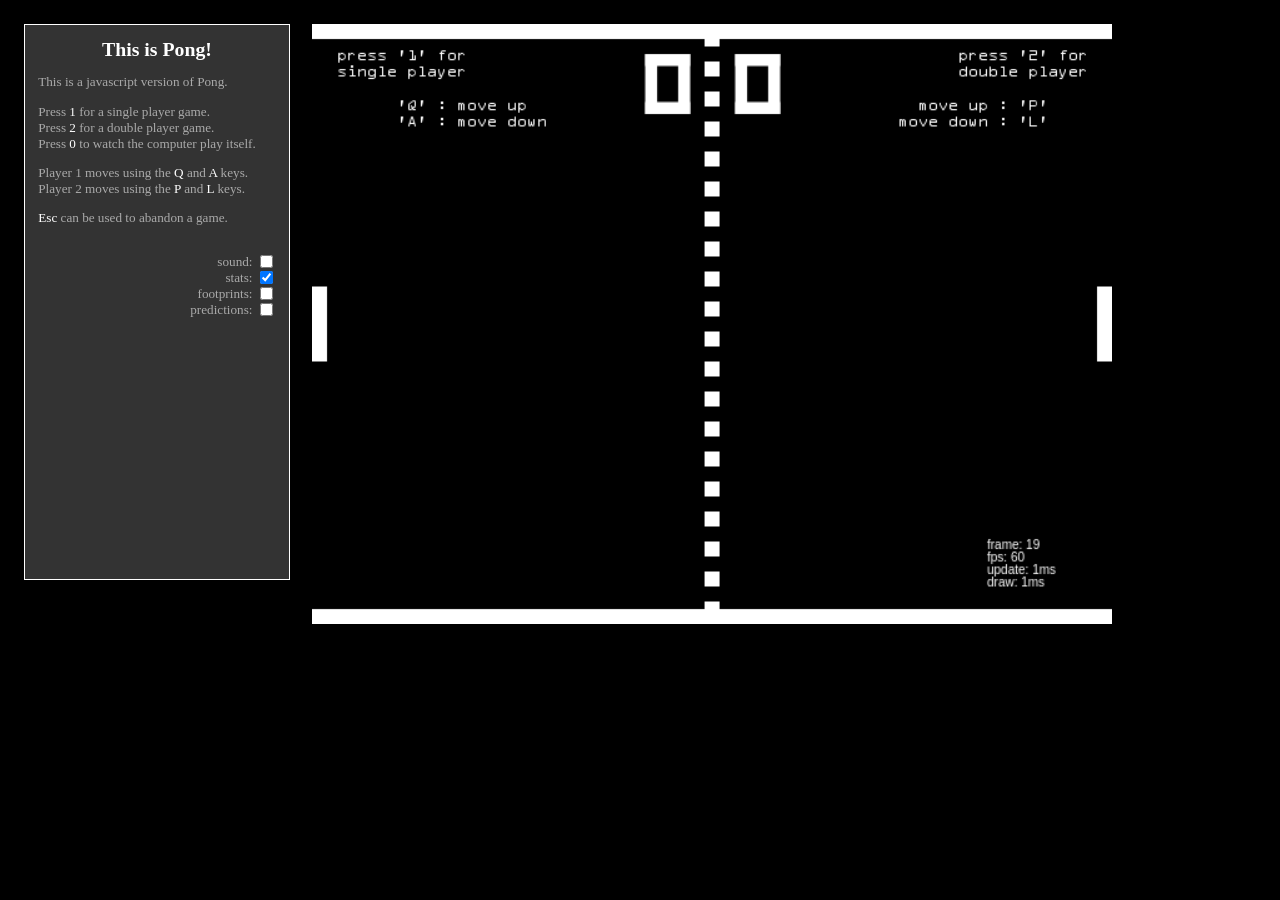
<file: public/games/pong/index.html>
<!DOCTYPE html> 
<html>
<head>
  <title>Pong!</title> 
  <meta http-equiv="Content-Type" content="text/html; charset=utf-8"/> 
  <link href="pong.css" media="screen, print" rel="stylesheet" type="text/css" /> 
</head> 
 
<body> 

  <div id="sidebar">

    <h2>This is Pong!</h2>

    <div class='description'>
      <p>
        This is a javascript version of Pong.
      </p>
      <p>
        Press <b>1</b> for a single player game.<br>
        Press <b>2</b> for a double player game.<br>
        Press <b>0</b> to watch the computer play itself.
      </p>
      <p>
        Player 1 moves using the <b>Q</b> and <b>A</b> keys.<br>
        Player 2 moves using the <b>P</b> and <b>L</b> keys.
      </p>
      <p>
        <b>Esc</b> can be used to abandon a game.
      </p>
    </div>

    <div class='settings'>
      <label for='sound'>sound: </label>
      <input type='checkbox' id='sound'>
    </div>

    <div class='settings'>
      <label for='stats'>stats: </label>
      <input type='checkbox' id='stats' checked>
    </div>

    <div class='settings'>
      <label for='footprints'>footprints: </label>
      <input type='checkbox' id='footprints'>
    </div>

    <div class='settings'>
      <label for='predictions'>predictions: </label>
      <input type='checkbox' id='predictions'>
    </div>

  </div>

  <canvas id="game">
    <div id="unsupported">
      Sorry, this example cannot be run because your browser does not support the &lt;canvas&gt; element
    </div>
  </canvas>

  <script src="game.js" type="text/javascript"></script> 
  <script src="pong.js" type="text/javascript"></script>
  <script type="text/javascript">
  Game.ready(function() {

    var size        = document.getElementById('size');
    var sound       = document.getElementById('sound');
    var stats       = document.getElementById('stats');
    var footprints  = document.getElementById('footprints');
    var predictions = document.getElementById('predictions');

    var pong = Game.start('game', Pong, {
      sound:       sound.checked,
      stats:       stats.checked,
      footprints:  footprints.checked,
      predictions: predictions.checked
    });

    Game.addEvent(sound,       'change', function() { pong.enableSound(sound.checked);           });
    Game.addEvent(stats,       'change', function() { pong.showStats(stats.checked);             });
    Game.addEvent(footprints,  'change', function() { pong.showFootprints(footprints.checked);   });
    Game.addEvent(predictions, 'change', function() { pong.showPredictions(predictions.checked); });

  });
  </script>

</body> 
</html>
</file>
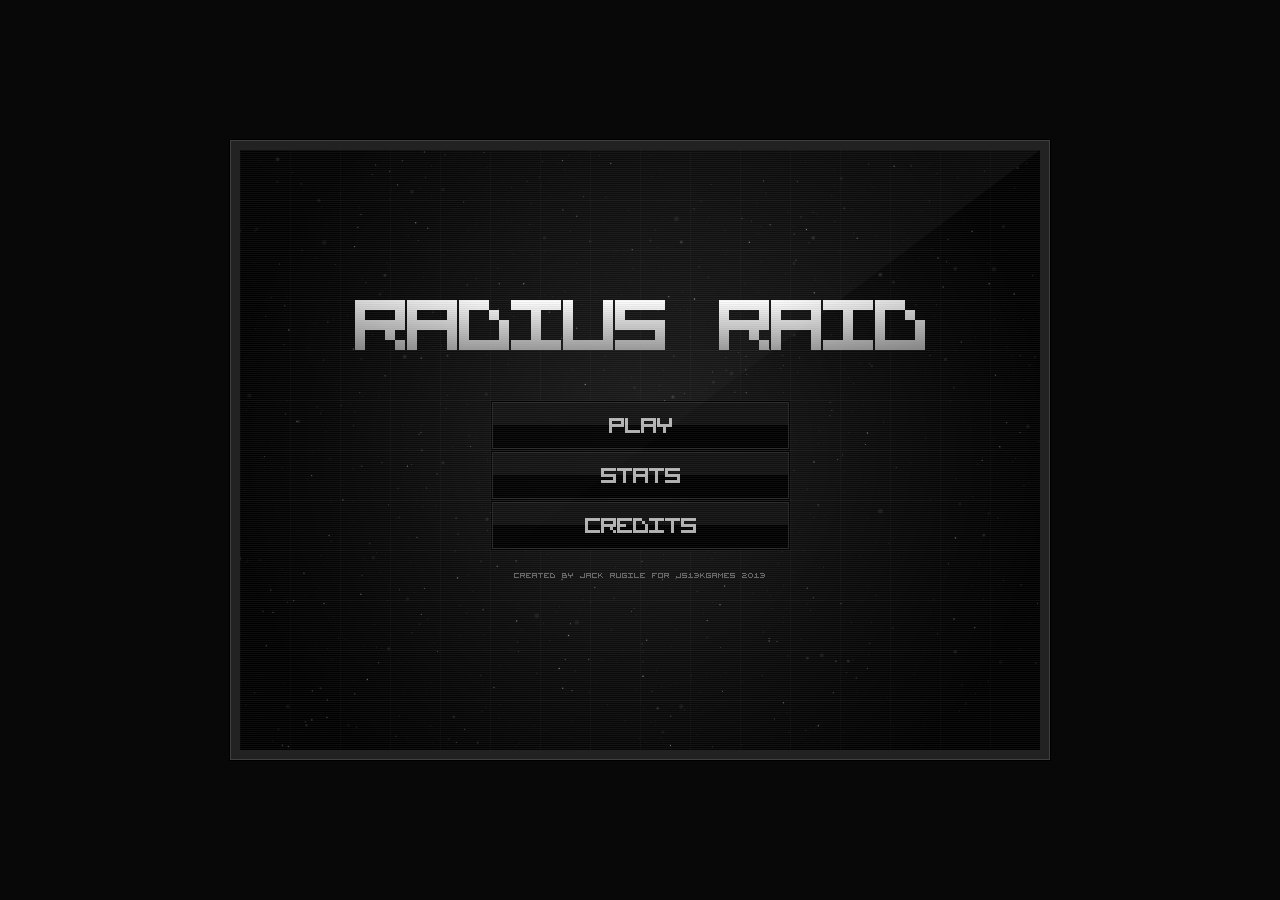
<file: public/games/radius-raid/index.html>
<!doctype html>
<html>
	<head>
		<title>Radius Raid</title>
		<link rel="shortcut icon" id="favicon" />

		<style>
			body {
				background: #080808;
			}

			#wrap {
				background: #222;
				box-shadow: inset 0 0 0 1px #404040, 0 0 0 1px #000;
				left: 50%;
				opacity: 0;
				padding: 10px;		
				position: absolute;
				top: 50%;
				transition: opacity 1.5s;
			}

			.loaded #wrap {				
				opacity: 1;			
			}

			#wrap-inner {
				background: #000;				
				overflow: hidden;
				position: relative;				
			}

			canvas {
				cursor: crosshair;
				display: block;
				left: 0;
				position: absolute;
				top: 0;
			}
		</style>
	</head>
	<body>
		<div id="wrap">
			<div id="wrap-inner">
				<canvas id="cbg1"></canvas>
				<canvas id="cbg2"></canvas>
				<canvas id="cbg3"></canvas>
				<canvas id="cbg4"></canvas>
				<canvas id="cmg"></canvas>
				<canvas id="cfg"></canvas>
			</div>
		</div>
		<script>var $ = {};</script>
		<script src="js/jsfxr.js"></script>
		<script src="js/util.js"></script>
		<script src="js/storage.js"></script>
		<script src="js/definitions.js"></script>
		<script src="js/audio.js"></script>		
		<script src="js/text.js"></script>
		<script src="js/hero.js"></script>
		<script src="js/enemy.js"></script>
		<script src="js/bullet.js"></script>
		<script src="js/explosion.js"></script>
		<script src="js/powerup.js"></script>
		<script src="js/particle.js"></script>
		<script src="js/particleemitter.js"></script>
		<script src="js/textpop.js"></script>
		<script src="js/levelpop.js"></script>
		<script src="js/button.js"></script>
		<script src="js/game.js"></script>
	</body>
</html>
</file>
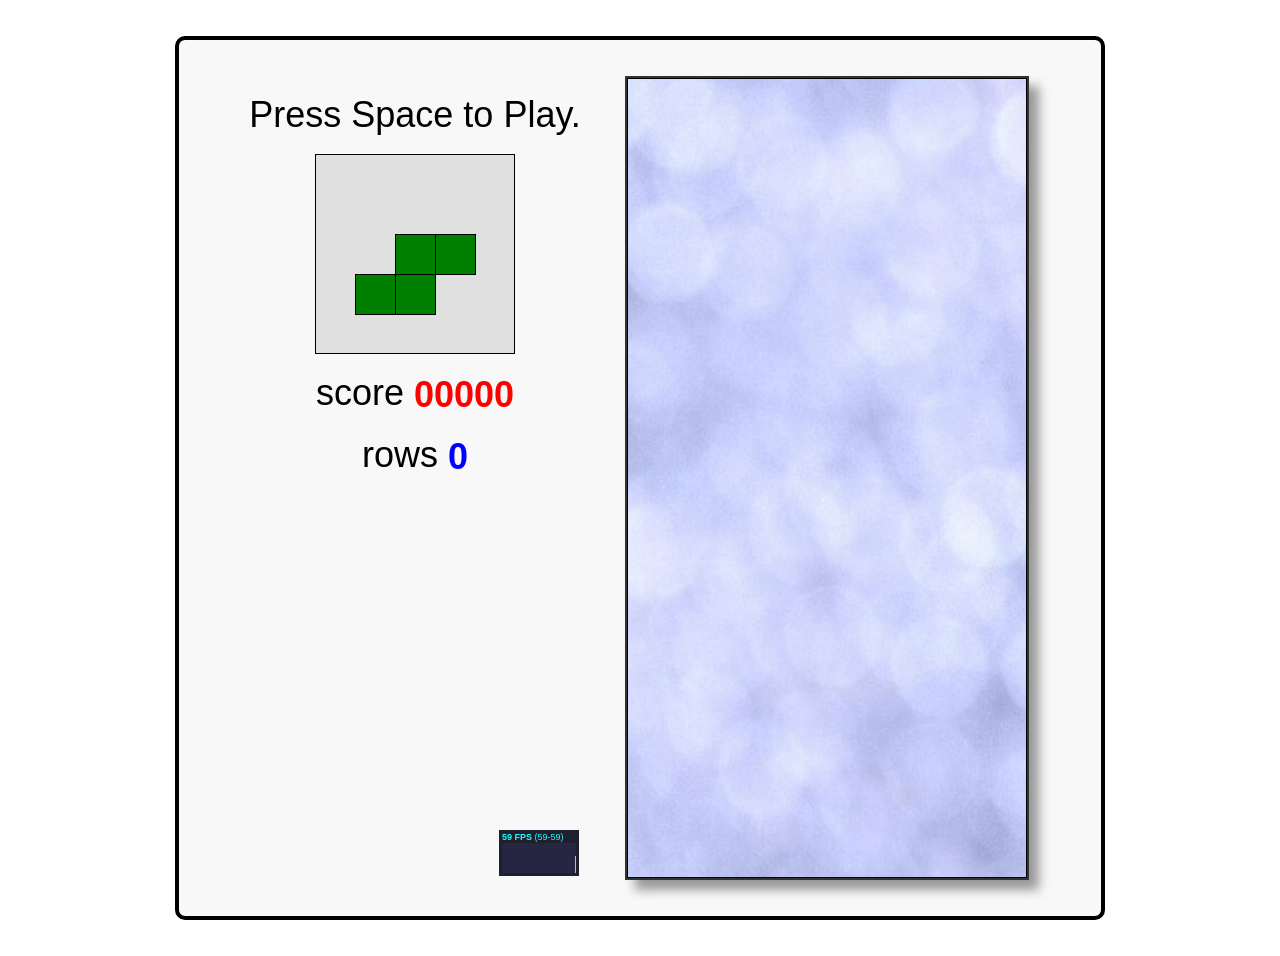
<file: public/games/tetris/index.html>
<!DOCTYPE html>
<html>
<head>
  <title>Javascript Tetris</title>
  <style>
    body      { font-family: Helvetica, sans-serif; }
    #tetris   { margin: 1em auto; padding: 1em; border: 4px solid black; border-radius: 10px; background-color: #F8F8F8; }
    #stats    { display: inline-block; vertical-align: top; }
    #canvas   { display: inline-block; vertical-align: top; background: url(texture.jpg); box-shadow: 10px 10px 10px #999; border: 2px solid #333; }
    #menu     { display: inline-block; vertical-align: top; position: relative; }
    #menu p   { margin: 0.5em 0; text-align: center; }
    #menu p a { text-decoration: none; color: black; }
    #upcoming { display: block; margin: 0 auto; background-color: #E0E0E0; }
    #score    { color: red; font-weight: bold; vertical-align: middle; }
    #rows     { color: blue; font-weight: bold; vertical-align: middle; }
    #stats    { position: absolute; bottom: 0em; right: 1em; }
    @media screen and (min-width:   0px) and (min-height:   0px)  { #tetris { font-size: 0.75em; width: 250px; } #menu { width: 100px; height: 200px; } #upcoming { width:  50px; height:  50px; } #canvas { width: 100px; height: 200px; } } /* 10px chunks */
    @media screen and (min-width: 400px) and (min-height: 400px)  { #tetris { font-size: 1.00em; width: 350px; } #menu { width: 150px; height: 300px; } #upcoming { width:  75px; height:  75px; } #canvas { width: 150px; height: 300px; } } /* 15px chunks */
    @media screen and (min-width: 500px) and (min-height: 500px)  { #tetris { font-size: 1.25em; width: 450px; } #menu { width: 200px; height: 400px; } #upcoming { width: 100px; height: 100px; } #canvas { width: 200px; height: 400px; } } /* 20px chunks */
    @media screen and (min-width: 600px) and (min-height: 600px)  { #tetris { font-size: 1.50em; width: 550px; } #menu { width: 250px; height: 500px; } #upcoming { width: 125px; height: 125px; } #canvas { width: 250px; height: 500px; } } /* 25px chunks */
    @media screen and (min-width: 700px) and (min-height: 700px)  { #tetris { font-size: 1.75em; width: 650px; } #menu { width: 300px; height: 600px; } #upcoming { width: 150px; height: 150px; } #canvas { width: 300px; height: 600px; } } /* 30px chunks */
    @media screen and (min-width: 800px) and (min-height: 800px)  { #tetris { font-size: 2.00em; width: 750px; } #menu { width: 350px; height: 700px; } #upcoming { width: 175px; height: 175px; } #canvas { width: 350px; height: 700px; } } /* 35px chunks */
    @media screen and (min-width: 900px) and (min-height: 900px)  { #tetris { font-size: 2.25em; width: 850px; } #menu { width: 400px; height: 800px; } #upcoming { width: 200px; height: 200px; } #canvas { width: 400px; height: 800px; } } /* 40px chunks */
  </style>
</head>

<body>

  <div id="tetris">
    <div id="menu">
      <p id="start"><a href="javascript:play();">Press Space to Play.</a></p>
      <p><canvas id="upcoming"></canvas></p>
      <p>score <span id="score">00000</span></p>
      <p>rows <span id="rows">0</span></p>
    </div>
    <canvas id="canvas">
      Sorry, this example cannot be run because your browser does not support the &lt;canvas&gt; element
    </canvas>
  </div>

  <script src="stats.js"></script>
  <script>

    //-------------------------------------------------------------------------
    // base helper methods
    //-------------------------------------------------------------------------

    function get(id)        { return document.getElementById(id);  }
    function hide(id)       { get(id).style.visibility = 'hidden'; }
    function show(id)       { get(id).style.visibility = null;     }
    function html(id, html) { get(id).innerHTML = html;            }

    function timestamp()           { return new Date().getTime();                             }
    function random(min, max)      { return (min + (Math.random() * (max - min)));            }
    function randomChoice(choices) { return choices[Math.round(random(0, choices.length-1))]; }

    if (!window.requestAnimationFrame) { // http://paulirish.com/2011/requestanimationframe-for-smart-animating/
      window.requestAnimationFrame = window.webkitRequestAnimationFrame ||
                                     window.mozRequestAnimationFrame    ||
                                     window.oRequestAnimationFrame      ||
                                     window.msRequestAnimationFrame     ||
                                     function(callback, element) {
                                       window.setTimeout(callback, 1000 / 60);
                                     }
    }

    //-------------------------------------------------------------------------
    // game constants
    //-------------------------------------------------------------------------

    var KEY     = { ESC: 27, SPACE: 32, LEFT: 37, UP: 38, RIGHT: 39, DOWN: 40 },
        DIR     = { UP: 0, RIGHT: 1, DOWN: 2, LEFT: 3, MIN: 0, MAX: 3 },
        stats   = new Stats(),
        canvas  = get('canvas'),
        ctx     = canvas.getContext('2d'),
        ucanvas = get('upcoming'),
        uctx    = ucanvas.getContext('2d'),
        speed   = { start: 0.6, decrement: 0.005, min: 0.1 }, // how long before piece drops by 1 row (seconds)
        nx      = 10, // width of tetris court (in blocks)
        ny      = 20, // height of tetris court (in blocks)
        nu      = 5;  // width/height of upcoming preview (in blocks)

    //-------------------------------------------------------------------------
    // game variables (initialized during reset)
    //-------------------------------------------------------------------------

    var dx, dy,        // pixel size of a single tetris block
        blocks,        // 2 dimensional array (nx*ny) representing tetris court - either empty block or occupied by a 'piece'
        actions,       // queue of user actions (inputs)
        playing,       // true|false - game is in progress
        dt,            // time since starting this game
        current,       // the current piece
        next,          // the next piece
        score,         // the current score
        vscore,        // the currently displayed score (it catches up to score in small chunks - like a spinning slot machine)
        rows,          // number of completed rows in the current game
        step;          // how long before current piece drops by 1 row

    //-------------------------------------------------------------------------
    // tetris pieces
    //
    // blocks: each element represents a rotation of the piece (0, 90, 180, 270)
    //         each element is a 16 bit integer where the 16 bits represent
    //         a 4x4 set of blocks, e.g. j.blocks[0] = 0x44C0
    //
    //             0100 = 0x4 << 3 = 0x4000
    //             0100 = 0x4 << 2 = 0x0400
    //             1100 = 0xC << 1 = 0x00C0
    //             0000 = 0x0 << 0 = 0x0000
    //                               ------
    //                               0x44C0
    //
    //-------------------------------------------------------------------------

    var i = { size: 4, blocks: [0x0F00, 0x2222, 0x00F0, 0x4444], color: 'cyan'   };
    var j = { size: 3, blocks: [0x44C0, 0x8E00, 0x6440, 0x0E20], color: 'blue'   };
    var l = { size: 3, blocks: [0x4460, 0x0E80, 0xC440, 0x2E00], color: 'orange' };
    var o = { size: 2, blocks: [0xCC00, 0xCC00, 0xCC00, 0xCC00], color: 'yellow' };
    var s = { size: 3, blocks: [0x06C0, 0x8C40, 0x6C00, 0x4620], color: 'green'  };
    var t = { size: 3, blocks: [0x0E40, 0x4C40, 0x4E00, 0x4640], color: 'purple' };
    var z = { size: 3, blocks: [0x0C60, 0x4C80, 0xC600, 0x2640], color: 'red'    };

    //------------------------------------------------
    // do the bit manipulation and iterate through each
    // occupied block (x,y) for a given piece
    //------------------------------------------------
    function eachblock(type, x, y, dir, fn) {
      var bit, result, row = 0, col = 0, blocks = type.blocks[dir];
      for(bit = 0x8000 ; bit > 0 ; bit = bit >> 1) {
        if (blocks & bit) {
          fn(x + col, y + row);
        }
        if (++col === 4) {
          col = 0;
          ++row;
        }
      }
    }

    //-----------------------------------------------------
    // check if a piece can fit into a position in the grid
    //-----------------------------------------------------
    function occupied(type, x, y, dir) {
      var result = false
      eachblock(type, x, y, dir, function(x, y) {
        if ((x < 0) || (x >= nx) || (y < 0) || (y >= ny) || getBlock(x,y))
          result = true;
      });
      return result;
    }

    function unoccupied(type, x, y, dir) {
      return !occupied(type, x, y, dir);
    }

    //-----------------------------------------
    // start with 4 instances of each piece and
    // pick randomly until the 'bag is empty'
    //-----------------------------------------
    var pieces = [];
    function randomPiece() {
      if (pieces.length == 0)
        pieces = [i,i,i,i,j,j,j,j,l,l,l,l,o,o,o,o,s,s,s,s,t,t,t,t,z,z,z,z];
      var type = pieces.splice(random(0, pieces.length-1), 1)[0];
      return { type: type, dir: DIR.UP, x: Math.round(random(0, nx - type.size)), y: 0 };
    }


    //-------------------------------------------------------------------------
    // GAME LOOP
    //-------------------------------------------------------------------------

    function run() {

      showStats(); // initialize FPS counter
      addEvents(); // attach keydown and resize events

      var last = now = timestamp();
      function frame() {
        now = timestamp();
        update(Math.min(1, (now - last) / 1000.0)); // using requestAnimationFrame have to be able to handle large delta's caused when it 'hibernates' in a background or non-visible tab
        draw();
        stats.update();
        last = now;
        requestAnimationFrame(frame, canvas);
      }

      resize(); // setup all our sizing information
      reset();  // reset the per-game variables
      frame();  // start the first frame

    }

    function showStats() {
      stats.domElement.id = 'stats';
      get('menu').appendChild(stats.domElement);
    }

    function addEvents() {
      document.addEventListener('keydown', keydown, false);
      window.addEventListener('resize', resize, false);
    }

    function resize(event) {
      canvas.width   = canvas.clientWidth;  // set canvas logical size equal to its physical size
      canvas.height  = canvas.clientHeight; // (ditto)
      ucanvas.width  = ucanvas.clientWidth;
      ucanvas.height = ucanvas.clientHeight;
      dx = canvas.width  / nx; // pixel size of a single tetris block
      dy = canvas.height / ny; // (ditto)
      invalidate();
      invalidateNext();
    }

    function keydown(ev) {
      var handled = false;
      if (playing) {
        switch(ev.keyCode) {
          case KEY.LEFT:   actions.push(DIR.LEFT);  handled = true; break;
          case KEY.RIGHT:  actions.push(DIR.RIGHT); handled = true; break;
          case KEY.UP:     actions.push(DIR.UP);    handled = true; break;
          case KEY.DOWN:   actions.push(DIR.DOWN);  handled = true; break;
          case KEY.ESC:    lose();                  handled = true; break;
        }
      }
      else if (ev.keyCode == KEY.SPACE) {
        play();
        handled = true;
      }
      if (handled)
        ev.preventDefault(); // prevent arrow keys from scrolling the page (supported in IE9+ and all other browsers)
    }

    //-------------------------------------------------------------------------
    // GAME LOGIC
    //-------------------------------------------------------------------------

    function play() { hide('start'); reset();          playing = true;  }
    function lose() { show('start'); setVisualScore(); playing = false; }

    function setVisualScore(n)      { vscore = n || score; invalidateScore(); }
    function setScore(n)            { score = n; setVisualScore(n);  }
    function addScore(n)            { score = score + n;   }
    function clearScore()           { setScore(0); }
    function clearRows()            { setRows(0); }
    function setRows(n)             { rows = n; step = Math.max(speed.min, speed.start - (speed.decrement*rows)); invalidateRows(); }
    function addRows(n)             { setRows(rows + n); }
    function getBlock(x,y)          { return (blocks && blocks[x] ? blocks[x][y] : null); }
    function setBlock(x,y,type)     { blocks[x] = blocks[x] || []; blocks[x][y] = type; invalidate(); }
    function clearBlocks()          { blocks = []; invalidate(); }
    function clearActions()         { actions = []; }
    function setCurrentPiece(piece) { current = piece || randomPiece(); invalidate();     }
    function setNextPiece(piece)    { next    = piece || randomPiece(); invalidateNext(); }

    function reset() {
      dt = 0;
      clearActions();
      clearBlocks();
      clearRows();
      clearScore();
      setCurrentPiece(next);
      setNextPiece();
    }

    function update(idt) {
      if (playing) {
        if (vscore < score)
          setVisualScore(vscore + 1);
        handle(actions.shift());
        dt = dt + idt;
        if (dt > step) {
          dt = dt - step;
          drop();
        }
      }
    }

    function handle(action) {
      switch(action) {
        case DIR.LEFT:  move(DIR.LEFT);  break;
        case DIR.RIGHT: move(DIR.RIGHT); break;
        case DIR.UP:    rotate();        break;
        case DIR.DOWN:  drop();          break;
      }
    }

    function move(dir) {
      var x = current.x, y = current.y;
      switch(dir) {
        case DIR.RIGHT: x = x + 1; break;
        case DIR.LEFT:  x = x - 1; break;
        case DIR.DOWN:  y = y + 1; break;
      }
      if (unoccupied(current.type, x, y, current.dir)) {
        current.x = x;
        current.y = y;
        invalidate();
        return true;
      }
      else {
        return false;
      }
    }

    function rotate() {
      var newdir = (current.dir == DIR.MAX ? DIR.MIN : current.dir + 1);
      if (unoccupied(current.type, current.x, current.y, newdir)) {
        current.dir = newdir;
        invalidate();
      }
    }

    function drop() {
      if (!move(DIR.DOWN)) {
        addScore(10);
        dropPiece();
        removeLines();
        setCurrentPiece(next);
        setNextPiece(randomPiece());
        clearActions();
        if (occupied(current.type, current.x, current.y, current.dir)) {
          lose();
        }
      }
    }

    function dropPiece() {
      eachblock(current.type, current.x, current.y, current.dir, function(x, y) {
        setBlock(x, y, current.type);
      });
    }

    function removeLines() {
      var x, y, complete, n = 0;
      for(y = ny ; y > 0 ; --y) {
        complete = true;
        for(x = 0 ; x < nx ; ++x) {
          if (!getBlock(x, y))
            complete = false;
        }
        if (complete) {
          removeLine(y);
          y = y + 1; // recheck same line
          n++;
        }
      }
      if (n > 0) {
        addRows(n);
        addScore(100*Math.pow(2,n-1)); // 1: 100, 2: 200, 3: 400, 4: 800
      }
    }

    function removeLine(n) {
      var x, y;
      for(y = n ; y >= 0 ; --y) {
        for(x = 0 ; x < nx ; ++x)
          setBlock(x, y, (y == 0) ? null : getBlock(x, y-1));
      }
    }

    //-------------------------------------------------------------------------
    // RENDERING
    //-------------------------------------------------------------------------

    var invalid = {};

    function invalidate()         { invalid.court  = true; }
    function invalidateNext()     { invalid.next   = true; }
    function invalidateScore()    { invalid.score  = true; }
    function invalidateRows()     { invalid.rows   = true; }

    function draw() {
      ctx.save();
      ctx.lineWidth = 1;
      ctx.translate(0.5, 0.5); // for crisp 1px black lines
      drawCourt();
      drawNext();
      drawScore();
      drawRows();
      ctx.restore();
    }

    function drawCourt() {
      if (invalid.court) {
        ctx.clearRect(0, 0, canvas.width, canvas.height);
        if (playing)
          drawPiece(ctx, current.type, current.x, current.y, current.dir);
        var x, y, block;
        for(y = 0 ; y < ny ; y++) {
          for (x = 0 ; x < nx ; x++) {
            if (block = getBlock(x,y))
              drawBlock(ctx, x, y, block.color);
          }
        }
        ctx.strokeRect(0, 0, nx*dx - 1, ny*dy - 1); // court boundary
        invalid.court = false;
      }
    }

    function drawNext() {
      if (invalid.next) {
        var padding = (nu - next.type.size) / 2; // half-arsed attempt at centering next piece display
        uctx.save();
        uctx.translate(0.5, 0.5);
        uctx.clearRect(0, 0, nu*dx, nu*dy);
        drawPiece(uctx, next.type, padding, padding, next.dir);
        uctx.strokeStyle = 'black';
        uctx.strokeRect(0, 0, nu*dx - 1, nu*dy - 1);
        uctx.restore();
        invalid.next = false;
      }
    }

    function drawScore() {
      if (invalid.score) {
        html('score', ("00000" + Math.floor(vscore)).slice(-5));
        invalid.score = false;
      }
    }

    function drawRows() {
      if (invalid.rows) {
        html('rows', rows);
        invalid.rows = false;
      }
    }

    function drawPiece(ctx, type, x, y, dir) {
      eachblock(type, x, y, dir, function(x, y) {
        drawBlock(ctx, x, y, type.color);
      });
    }

    function drawBlock(ctx, x, y, color) {
      ctx.fillStyle = color;
      ctx.fillRect(x*dx, y*dy, dx, dy);
      ctx.strokeRect(x*dx, y*dy, dx, dy)
    }

    //-------------------------------------------------------------------------
    // FINALLY, lets run the game
    //-------------------------------------------------------------------------

    run();

  </script>

</body>
</html>
</file>
<file: public/assets/style.css>
/* =========================================================
   Ant Arcade — styles
   ========================================================= */

:root {
  color-scheme: dark;

  --bg: #05070f;
  --bg-2: #080d18;
  --bg-3: #0b1222;
  --panel: rgba(12, 19, 34, 0.72);
  --panel-solid: #0b1220;
  --line: rgba(148, 163, 184, 0.14);
  --line-strong: rgba(148, 163, 184, 0.26);

  --text: #e8eef9;
  --muted: #8d9db6;
  --muted-2: #67768e;

  --cyan: #22d3ee;
  --violet: #8b5cf6;
  --pink: #f472b6;
  --green: #34d399;
  --red: #fb7185;

  --grad: linear-gradient(115deg, #22d3ee 0%, #8b5cf6 52%, #f472b6 100%);
  --grad-soft: linear-gradient(115deg, rgba(34, 211, 238, 0.16), rgba(139, 92, 246, 0.16), rgba(244, 114, 182, 0.16));

  --radius: 18px;
  --radius-sm: 12px;
  --shadow: 0 24px 60px rgba(0, 0, 0, 0.45);

  --font: "Segoe UI", system-ui, -apple-system, BlinkMacSystemFont, "Helvetica Neue", Arial, sans-serif;
  --mono: "Cascadia Code", "SF Mono", "JetBrains Mono", Consolas, "Liberation Mono", monospace;
}

* { box-sizing: border-box; }

[hidden] { display: none !important; }

html {
  scroll-behavior: smooth;
  scroll-padding-top: 92px;
}

body {
  margin: 0;
  min-height: 100vh;
  background: var(--bg);
  color: var(--text);
  font-family: var(--font);
  font-size: 15px;
  line-height: 1.55;
  -webkit-font-smoothing: antialiased;
  overflow-x: hidden;
}

body.no-scroll { overflow: hidden; }

h1, h2, h3, p { margin: 0; }
button, input, select { font: inherit; color: inherit; }
button { cursor: pointer; }
a { color: inherit; text-decoration: none; }
img, svg { display: block; }

::selection { background: rgba(139, 92, 246, 0.45); color: #fff; }

:focus-visible {
  outline: 2px solid var(--cyan);
  outline-offset: 3px;
}

kbd {
  display: inline-grid;
  place-items: center;
  min-width: 20px;
  height: 20px;
  padding: 0 5px;
  border: 1px solid var(--line-strong);
  border-bottom-width: 2px;
  border-radius: 5px;
  background: rgba(255, 255, 255, 0.04);
  color: var(--muted);
  font: 600 11px/1 var(--mono);
}

code {
  padding: 1px 5px;
  border-radius: 4px;
  background: rgba(255, 255, 255, 0.06);
  font: 500 12px/1.4 var(--mono);
  color: #c4b5fd;
}

/* ---------- background ---------- */

.bg-grid,
.bg-glow {
  position: fixed;
  pointer-events: none;
  z-index: -1;
}

.bg-grid {
  inset: 0;
  background-image:
    linear-gradient(rgba(148, 163, 184, 0.045) 1px, transparent 1px),
    linear-gradient(90deg, rgba(148, 163, 184, 0.045) 1px, transparent 1px);
  background-size: 64px 64px;
  mask-image: radial-gradient(ellipse 80% 60% at 50% 0%, #000 20%, transparent 75%);
}

.bg-glow {
  width: 60vw;
  height: 60vw;
  border-radius: 50%;
  filter: blur(90px);
  opacity: 0.5;
}

.bg-glow--a {
  top: -30vw;
  left: -12vw;
  background: radial-gradient(circle, rgba(34, 211, 238, 0.24), transparent 68%);
}

.bg-glow--b {
  top: -20vw;
  right: -18vw;
  background: radial-gradient(circle, rgba(139, 92, 246, 0.3), transparent 68%);
}

/* ---------- top bar ---------- */

.topbar {
  position: sticky;
  top: 0;
  z-index: 60;
  display: flex;
  align-items: center;
  gap: 22px;
  padding: 12px clamp(16px, 3vw, 40px);
  border-bottom: 1px solid var(--line);
  background: rgba(5, 7, 15, 0.74);
  backdrop-filter: blur(20px) saturate(150%);
  -webkit-backdrop-filter: blur(20px) saturate(150%);
}

.brand {
  display: inline-flex;
  align-items: center;
  gap: 10px;
  flex: 0 0 auto;
}

.brand-mark {
  display: grid;
  place-items: center;
  width: 36px;
  height: 36px;
  border-radius: 11px;
  color: var(--cyan);
  background: linear-gradient(145deg, rgba(34, 211, 238, 0.16), rgba(139, 92, 246, 0.18));
  border: 1px solid rgba(34, 211, 238, 0.22);
  box-shadow: inset 0 0 18px rgba(34, 211, 238, 0.08);
}

.brand-mark svg { width: 24px; height: 24px; }

.brand-text {
  font-size: 15px;
  font-weight: 800;
  letter-spacing: 0.12em;
  line-height: 1;
  white-space: nowrap;
}

.brand-text > span {
  background: var(--grad);
  -webkit-background-clip: text;
  background-clip: text;
  color: transparent;
}

.nav {
  display: flex;
  align-items: center;
  gap: 4px;
}

.nav a,
.nav button {
  padding: 8px 12px;
  border: 0;
  border-radius: 9px;
  background: transparent;
  color: var(--muted);
  font-size: 13.5px;
  font-weight: 600;
  transition: color 0.15s, background 0.15s;
}

.nav a:hover,
.nav button:hover {
  color: var(--text);
  background: rgba(255, 255, 255, 0.055);
}

.topbar-actions {
  display: flex;
  align-items: center;
  gap: 8px;
  margin-left: auto;
}

.icon-btn {
  display: inline-grid;
  place-items: center;
  width: 38px;
  height: 38px;
  padding: 0;
  border: 1px solid var(--line);
  border-radius: 10px;
  background: rgba(255, 255, 255, 0.035);
  color: var(--muted);
  font-size: 16px;
  line-height: 1;
  transition: 0.15s ease;
}

.icon-btn:hover {
  color: var(--text);
  border-color: var(--line-strong);
  background: rgba(255, 255, 255, 0.075);
  transform: translateY(-1px);
}

.icon-btn:active { transform: translateY(0); }

.icon-btn:disabled {
  opacity: 0.32;
  cursor: default;
  transform: none;
  background: rgba(255, 255, 255, 0.02);
}

.panic-btn {
  display: inline-flex;
  align-items: center;
  gap: 8px;
  height: 38px;
  padding: 0 13px;
  border: 1px solid rgba(251, 113, 133, 0.28);
  border-radius: 10px;
  background: rgba(251, 113, 133, 0.09);
  color: #fda4af;
  font-size: 13px;
  font-weight: 700;
  transition: 0.15s ease;
}

.panic-btn:hover {
  background: rgba(251, 113, 133, 0.18);
  border-color: rgba(251, 113, 133, 0.5);
  box-shadow: 0 0 24px rgba(251, 113, 133, 0.15);
}

.panic-btn kbd {
  border-color: rgba(251, 113, 133, 0.24);
  color: #fda4af;
}

/* ---------- hero ---------- */

main {
  width: min(1200px, 100%);
  margin: 0 auto;
  padding: 0 clamp(16px, 3vw, 32px);
}

.hero {
  display: grid;
  grid-template-columns: minmax(0, 1.08fr) minmax(300px, 0.92fr);
  align-items: center;
  gap: 40px;
  min-height: min(680px, calc(100vh - 64px));
  padding: clamp(40px, 7vw, 82px) 0 clamp(36px, 5vw, 64px);
}

.eyebrow {
  display: inline-flex;
  align-items: center;
  gap: 8px;
  padding: 7px 12px;
  border: 1px solid var(--line);
  border-radius: 999px;
  background: rgba(255, 255, 255, 0.03);
  color: var(--muted);
  font-size: 11.5px;
  font-weight: 600;
  letter-spacing: 0.06em;
  text-transform: uppercase;
}

.eyebrow .dot {
  width: 6px;
  height: 6px;
  border-radius: 50%;
  background: var(--green);
  box-shadow: 0 0 10px var(--green);
  animation: pulse 2.4s ease-in-out infinite;
}

.hero h1 {
  margin: 22px 0 18px;
  font-size: clamp(46px, 7.2vw, 86px);
  font-weight: 850;
  letter-spacing: -0.045em;
  line-height: 0.94;
}

.grad {
  background: var(--grad);
  -webkit-background-clip: text;
  background-clip: text;
  color: transparent;
}

.hero-sub {
  max-width: 520px;
  color: var(--muted);
  font-size: clamp(15px, 1.6vw, 17px);
  line-height: 1.65;
}

.hero-actions {
  display: flex;
  flex-wrap: wrap;
  gap: 10px;
  margin: 28px 0 16px;
}

/* proxy search box */

.hero-search {
  display: flex;
  align-items: center;
  gap: 10px;
  width: min(520px, 100%);
  height: 52px;
  padding: 0 6px 0 15px;
  border: 1px solid var(--line-strong);
  border-radius: 14px;
  background: rgba(255, 255, 255, 0.04);
  transition: 0.15s;
}

.hero-search:focus-within {
  border-color: rgba(34, 211, 238, 0.5);
  background: rgba(34, 211, 238, 0.045);
  box-shadow: 0 0 0 4px rgba(34, 211, 238, 0.08);
}

.hero-search-icon {
  display: grid;
  place-items: center;
  flex: 0 0 auto;
  color: var(--muted-2);
}

.hero-search input {
  flex: 1;
  min-width: 0;
  height: 100%;
  border: 0;
  outline: 0;
  background: transparent;
  font-size: 14px;
}

.hero-search input::placeholder { color: var(--muted-2); }
.hero-search input::-webkit-search-cancel-button { filter: invert(0.7); }

.hero-search button {
  flex: 0 0 auto;
  height: 40px;
  padding: 0 18px;
  border: 0;
  border-radius: 10px;
  background: var(--grad);
  color: #070b14;
  font-size: 13px;
  font-weight: 800;
  transition: 0.15s;
}

.hero-search button:hover { filter: brightness(1.1); }

.hero-search-note {
  margin: 10px 0 26px;
  color: var(--muted-2);
  font-size: 11.5px;
}

.btn {
  display: inline-flex;
  align-items: center;
  justify-content: center;
  gap: 8px;
  height: 46px;
  padding: 0 20px;
  border: 1px solid transparent;
  border-radius: 12px;
  font-size: 14px;
  font-weight: 700;
  white-space: nowrap;
  transition: 0.16s ease;
}

.btn:hover { transform: translateY(-1px); }
.btn:active { transform: translateY(0); }

.btn--primary {
  background: var(--grad);
  color: #070b14;
  box-shadow: 0 10px 30px rgba(99, 102, 241, 0.28);
}

.btn--primary:hover { box-shadow: 0 14px 38px rgba(99, 102, 241, 0.42); }

.btn--ghost {
  border-color: var(--line-strong);
  background: rgba(255, 255, 255, 0.035);
  color: var(--text);
}

.btn--ghost:hover {
  border-color: rgba(34, 211, 238, 0.4);
  background: rgba(34, 211, 238, 0.07);
}

.btn--danger-ghost {
  border-color: rgba(251, 113, 133, 0.24);
  background: transparent;
  color: #fda4af;
}

.btn--danger-ghost:hover { background: rgba(251, 113, 133, 0.1); }

.hero-stats {
  display: flex;
  gap: clamp(20px, 4vw, 44px);
}

.hero-stats div {
  display: flex;
  flex-direction: column;
  gap: 1px;
}

.hero-stats strong {
  font-size: 20px;
  font-weight: 800;
  letter-spacing: -0.02em;
}

.hero-stats span {
  color: var(--muted-2);
  font-size: 11px;
  font-weight: 600;
  letter-spacing: 0.08em;
  text-transform: uppercase;
}

/* hero art */

.hero-art {
  position: relative;
  width: min(100%, 420px);
  aspect-ratio: 1;
  margin: 0 auto;
}

.orbit {
  position: absolute;
  top: 50%;
  left: 50%;
  border: 1px dashed rgba(148, 163, 184, 0.18);
  border-radius: 50%;
  transform: translate(-50%, -50%);
}

.orbit--one {
  width: 74%;
  height: 74%;
  animation: spin 40s linear infinite;
}

.orbit--two {
  width: 98%;
  height: 98%;
  border-style: solid;
  border-color: rgba(148, 163, 184, 0.08);
  animation: spin 70s linear infinite reverse;
}

.hero-core {
  position: absolute;
  top: 50%;
  left: 50%;
  display: grid;
  place-items: center;
  width: 108px;
  height: 108px;
  border: 1px solid rgba(34, 211, 238, 0.3);
  border-radius: 32px;
  background:
    radial-gradient(circle at 30% 25%, rgba(34, 211, 238, 0.22), transparent 60%),
    linear-gradient(145deg, rgba(139, 92, 246, 0.3), rgba(5, 7, 15, 0.9));
  color: #a5f3fc;
  transform: translate(-50%, -50%) rotate(-8deg);
  box-shadow:
    0 0 60px rgba(34, 211, 238, 0.16),
    inset 0 0 30px rgba(139, 92, 246, 0.18);
  animation: bob 6s ease-in-out infinite;
}

.float-card {
  position: absolute;
  display: flex;
  align-items: center;
  gap: 9px;
  padding: 9px 13px 9px 9px;
  border: 1px solid var(--line);
  border-radius: 13px;
  background: rgba(10, 16, 29, 0.82);
  box-shadow: 0 14px 40px rgba(0, 0, 0, 0.4);
  backdrop-filter: blur(10px);
  white-space: nowrap;
}

.float-card span {
  display: grid;
  place-items: center;
  width: 34px;
  height: 34px;
  border-radius: 9px;
  background: rgba(255, 255, 255, 0.055);
  font-size: 19px;
}

.float-card b {
  font-size: 12px;
  font-weight: 700;
}

.float-card--a {
  top: 6%;
  left: 2%;
  transform: rotate(-6deg);
  animation: bob 7s ease-in-out infinite;
}

.float-card--b {
  top: 24%;
  right: -2%;
  transform: rotate(5deg);
  animation: bob 6s ease-in-out 1.2s infinite;
}

.float-card--c {
  bottom: 8%;
  left: 12%;
  transform: rotate(-3deg);
  animation: bob 8s ease-in-out 0.6s infinite;
}

/* ---------- sections ---------- */

.games { padding: 18px 0 30px; }

.section-head {
  display: flex;
  align-items: flex-end;
  justify-content: space-between;
  gap: 20px;
  margin-bottom: 22px;
}

.section-head h2,
.about-head h2 {
  font-size: clamp(26px, 3.4vw, 38px);
  font-weight: 800;
  letter-spacing: -0.035em;
  line-height: 1.1;
}

.section-head p,
.about-head p {
  margin-top: 6px;
  color: var(--muted);
  font-size: 14px;
}

.count-pill {
  flex: 0 0 auto;
  padding: 7px 12px;
  border: 1px solid var(--line);
  border-radius: 999px;
  background: rgba(255, 255, 255, 0.03);
  color: var(--muted);
  font-size: 12px;
  font-weight: 600;
}

.count-pill span { color: var(--text); }

/* toolbar */

.toolbar {
  display: flex;
  align-items: center;
  gap: 10px;
  flex-wrap: wrap;
  margin-bottom: 16px;
}

.search-wrap {
  position: relative;
  display: flex;
  align-items: center;
  flex: 1 1 260px;
  min-width: 200px;
  height: 44px;
  padding: 0 12px;
  border: 1px solid var(--line);
  border-radius: 12px;
  background: rgba(255, 255, 255, 0.035);
  color: var(--muted-2);
  transition: 0.15s;
}

.search-wrap:focus-within {
  border-color: rgba(34, 211, 238, 0.45);
  background: rgba(34, 211, 238, 0.04);
  box-shadow: 0 0 0 3px rgba(34, 211, 238, 0.08);
}

.search-wrap input {
  flex: 1;
  min-width: 0;
  height: 100%;
  padding: 0 8px;
  border: 0;
  outline: 0;
  background: transparent;
  font-size: 13.5px;
}

.search-wrap input::placeholder { color: var(--muted-2); }
.search-wrap input::-webkit-search-cancel-button { filter: invert(0.7); }

.search-kbd { flex: 0 0 auto; }

.chips {
  display: flex;
  align-items: center;
  gap: 6px;
  flex-wrap: wrap;
}

.chip {
  height: 34px;
  padding: 0 12px;
  border: 1px solid var(--line);
  border-radius: 999px;
  background: transparent;
  color: var(--muted);
  font-size: 12.5px;
  font-weight: 600;
  transition: 0.15s;
}

.chip:hover {
  color: var(--text);
  background: rgba(255, 255, 255, 0.05);
}

.chip[aria-pressed="true"] {
  border-color: rgba(34, 211, 238, 0.4);
  background: rgba(34, 211, 238, 0.12);
  color: #a5f3fc;
}

.fav-toggle {
  display: inline-flex;
  align-items: center;
  gap: 6px;
  height: 34px;
  padding: 0 13px;
  border: 1px solid var(--line);
  border-radius: 999px;
  background: transparent;
  color: var(--muted);
  font-size: 12.5px;
  font-weight: 600;
  transition: 0.15s;
}

.fav-toggle:hover { color: var(--text); background: rgba(255, 255, 255, 0.05); }

.fav-toggle[aria-pressed="true"] {
  border-color: rgba(250, 204, 21, 0.4);
  background: rgba(250, 204, 21, 0.1);
  color: #fde68a;
}

.fav-toggle span { font-size: 14px; }

/* recent */

.recent {
  display: flex;
  align-items: center;
  gap: 12px;
  margin: 4px 0 18px;
  overflow: hidden;
}

.recent-label {
  flex: 0 0 auto;
  color: var(--muted-2);
  font-size: 11px;
  font-weight: 700;
  letter-spacing: 0.08em;
  text-transform: uppercase;
}

.recent-list {
  display: flex;
  gap: 7px;
  overflow-x: auto;
  scrollbar-width: none;
  padding: 2px;
}

.recent-list::-webkit-scrollbar { display: none; }

.recent-item {
  display: inline-flex;
  align-items: center;
  gap: 6px;
  flex: 0 0 auto;
  height: 32px;
  padding: 0 11px;
  border: 1px solid var(--line);
  border-radius: 999px;
  background: rgba(255, 255, 255, 0.03);
  color: var(--muted);
  font-size: 12px;
  font-weight: 600;
  transition: 0.15s;
}

.recent-item:hover {
  color: var(--text);
  border-color: var(--line-strong);
  background: rgba(255, 255, 255, 0.06);
}

/* game grid */

.game-grid {
  display: grid;
  grid-template-columns: repeat(auto-fill, minmax(236px, 1fr));
  gap: 16px;
}

.game-card {
  position: relative;
  display: flex;
  flex-direction: column;
  border: 1px solid var(--line);
  border-radius: var(--radius);
  background: var(--panel);
  overflow: hidden;
  cursor: pointer;
  transition: transform 0.18s ease, border-color 0.18s ease, box-shadow 0.18s ease;
}

.game-card:hover {
  transform: translateY(-4px);
  border-color: rgba(139, 92, 246, 0.38);
  box-shadow: 0 18px 44px rgba(0, 0, 0, 0.38), 0 0 0 1px rgba(139, 92, 246, 0.1);
}

.card-cover {
  position: relative;
  display: block;
  width: 100%;
  aspect-ratio: 16 / 9.5;
  padding: 0;
  border: 0;
  overflow: hidden;
  background:
    radial-gradient(circle at 72% 20%, rgba(255, 255, 255, 0.26), transparent 42%),
    linear-gradient(135deg, var(--g1, #22d3ee), var(--g2, #8b5cf6));
  text-align: left;
}

.card-cover::after {
  content: "";
  position: absolute;
  inset: 0;
  background:
    repeating-linear-gradient(0deg, rgba(0, 0, 0, 0.1) 0 1px, transparent 1px 4px),
    linear-gradient(180deg, transparent 45%, rgba(3, 6, 14, 0.55));
  opacity: 0.55;
  pointer-events: none;
}

.card-emoji {
  position: absolute;
  top: 50%;
  left: 50%;
  z-index: 1;
  font-size: clamp(46px, 5vw, 62px);
  line-height: 1;
  filter: drop-shadow(0 10px 20px rgba(0, 0, 0, 0.35));
  transform: translate(-50%, -54%);
  transition: transform 0.25s cubic-bezier(0.2, 0.9, 0.3, 1.4);
}

.game-card:hover .card-emoji { transform: translate(-50%, -58%) scale(1.08) rotate(-3deg); }

.card-badge {
  position: absolute;
  top: 10px;
  left: 10px;
  z-index: 2;
  padding: 4px 8px;
  border: 1px solid rgba(255, 255, 255, 0.2);
  border-radius: 999px;
  background: rgba(4, 8, 16, 0.38);
  color: rgba(255, 255, 255, 0.92);
  font-size: 10px;
  font-weight: 700;
  letter-spacing: 0.07em;
  text-transform: uppercase;
  backdrop-filter: blur(6px);
}

.card-play {
  position: absolute;
  left: 50%;
  bottom: 12px;
  z-index: 2;
  display: inline-flex;
  align-items: center;
  gap: 6px;
  padding: 7px 13px;
  border-radius: 999px;
  background: rgba(4, 8, 16, 0.72);
  color: #fff;
  font-size: 11.5px;
  font-weight: 700;
  opacity: 0;
  transform: translate(-50%, 8px);
  transition: 0.2s ease;
  backdrop-filter: blur(8px);
}

.game-card:hover .card-play,
.card-cover:focus-visible .card-play {
  opacity: 1;
  transform: translate(-50%, 0);
}

.fav-btn {
  position: absolute;
  top: 9px;
  right: 9px;
  z-index: 3;
  display: grid;
  place-items: center;
  width: 30px;
  height: 30px;
  padding: 0;
  border: 1px solid rgba(255, 255, 255, 0.18);
  border-radius: 9px;
  background: rgba(4, 8, 16, 0.42);
  color: rgba(255, 255, 255, 0.72);
  font-size: 15px;
  line-height: 1;
  backdrop-filter: blur(6px);
  transition: 0.15s;
}

.fav-btn:hover { color: #fde68a; background: rgba(4, 8, 16, 0.68); }
.fav-btn.is-fav { color: #facc15; border-color: rgba(250, 204, 21, 0.4); }

.card-body {
  display: flex;
  flex-direction: column;
  gap: 6px;
  padding: 13px 14px 14px;
}

.card-body h3 {
  font-size: 15px;
  font-weight: 750;
  letter-spacing: -0.01em;
}

.card-body p {
  display: -webkit-box;
  overflow: hidden;
  color: var(--muted);
  font-size: 12.5px;
  line-height: 1.5;
  -webkit-line-clamp: 2;
  -webkit-box-orient: vertical;
}

.card-meta {
  display: flex;
  align-items: center;
  gap: 5px;
  margin-top: 3px;
  flex-wrap: wrap;
}

.mini-tag {
  padding: 2px 7px;
  border: 1px solid var(--line);
  border-radius: 999px;
  color: var(--muted-2);
  font-size: 10px;
  font-weight: 600;
  letter-spacing: 0.03em;
}

.empty {
  display: grid;
  place-items: center;
  gap: 6px;
  padding: 70px 20px;
  border: 1px dashed var(--line-strong);
  border-radius: var(--radius);
  text-align: center;
}

.empty span { font-size: 38px; }
.empty h3 { font-size: 18px; }
.empty p { color: var(--muted); font-size: 13.5px; margin-bottom: 10px; }

/* ---------- about ---------- */

.about {
  padding: clamp(50px, 8vw, 90px) 0 40px;
}

.about-head {
  max-width: 620px;
  margin-bottom: 28px;
}

.features {
  display: grid;
  grid-template-columns: repeat(3, 1fr);
  gap: 14px;
}

.feature {
  padding: 22px;
  border: 1px solid var(--line);
  border-radius: var(--radius);
  background: linear-gradient(160deg, rgba(255, 255, 255, 0.035), rgba(255, 255, 255, 0.012));
}

.feature-icon {
  display: grid;
  place-items: center;
  width: 42px;
  height: 42px;
  margin-bottom: 14px;
  border-radius: 12px;
  font-size: 20px;
  font-weight: 700;
}

.feature-icon--cyan { background: rgba(34, 211, 238, 0.12); color: #67e8f9; border: 1px solid rgba(34, 211, 238, 0.22); }
.feature-icon--violet { background: rgba(139, 92, 246, 0.14); color: #c4b5fd; border: 1px solid rgba(139, 92, 246, 0.26); }
.feature-icon--pink { background: rgba(244, 114, 182, 0.12); color: #f9a8d4; border: 1px solid rgba(244, 114, 182, 0.22); }

.feature h3 { font-size: 15.5px; margin-bottom: 6px; }
.feature p { color: var(--muted); font-size: 13px; line-height: 1.6; }

/* ---------- footer ---------- */

.footer {
  width: min(1200px, 100%);
  margin: 0 auto;
  padding: 28px clamp(16px, 3vw, 32px) 40px;
  border-top: 1px solid var(--line);
  display: grid;
  grid-template-columns: 1fr auto;
  gap: 18px 30px;
  align-items: start;
}

.footer-brand p {
  margin-top: 6px;
  color: var(--muted-2);
  font-size: 12.5px;
}

.footer-links {
  display: flex;
  gap: 16px;
  flex-wrap: wrap;
}

.footer-links a,
.footer-links button {
  padding: 0;
  border: 0;
  background: transparent;
  color: var(--muted);
  font-size: 12.5px;
  font-weight: 600;
}

.footer-links a:hover,
.footer-links button:hover { color: var(--text); }

.footer-note {
  grid-column: 1 / -1;
  color: var(--muted-2);
  font-size: 11.5px;
  line-height: 1.6;
}

/* ---------- overlays ---------- */

.overlay {
  position: fixed;
  inset: 0;
  z-index: 100;
  display: flex;
  padding: clamp(0px, 1.1vw, 14px);
  background: rgba(3, 5, 12, 0.88);
  backdrop-filter: blur(16px);
  -webkit-backdrop-filter: blur(16px);
  animation: fade 0.18s ease;
}

.overlay[hidden] { display: none; }

.player,
.proxy {
  display: flex;
  flex-direction: column;
  width: 100%;
  height: 100%;
  overflow: hidden;
  border: 1px solid var(--line);
  border-radius: 16px;
  background: var(--bg-2);
  box-shadow: var(--shadow);
}

.player-bar,
.proxy-bar {
  display: flex;
  align-items: center;
  gap: 10px;
  flex: 0 0 auto;
  min-height: 58px;
  padding: 9px 12px;
  border-bottom: 1px solid var(--line);
  background: rgba(9, 14, 26, 0.9);
}

.player-title {
  display: flex;
  align-items: center;
  gap: 10px;
  min-width: 0;
}

.player-emoji {
  display: grid;
  place-items: center;
  width: 34px;
  height: 34px;
  flex: 0 0 auto;
  border: 1px solid var(--line);
  border-radius: 9px;
  background: rgba(255, 255, 255, 0.045);
  font-size: 18px;
}

.player-title > div {
  display: flex;
  flex-direction: column;
  min-width: 0;
}

.player-title strong {
  overflow: hidden;
  font-size: 13.5px;
  font-weight: 700;
  text-overflow: ellipsis;
  white-space: nowrap;
}

.player-title span:not(.player-emoji) {
  color: var(--muted-2);
  font-size: 10.5px;
  font-weight: 600;
  letter-spacing: 0.07em;
  text-transform: uppercase;
}

.player-actions {
  display: flex;
  align-items: center;
  gap: 7px;
  margin-left: auto;
}

.pill-btn {
  display: inline-flex;
  align-items: center;
  gap: 7px;
  height: 36px;
  padding: 0 12px;
  border: 1px solid var(--line);
  border-radius: 9px;
  background: rgba(255, 255, 255, 0.035);
  color: var(--muted);
  font-size: 11.5px;
  font-weight: 700;
  white-space: nowrap;
  transition: 0.15s;
}

.pill-btn:hover { color: var(--text); border-color: var(--line-strong); }

.pill-dot {
  width: 6px;
  height: 6px;
  border-radius: 50%;
  background: var(--muted-2);
}

.pill-btn.is-on {
  border-color: rgba(52, 211, 153, 0.36);
  background: rgba(52, 211, 153, 0.1);
  color: #6ee7b7;
}

.pill-btn.is-on .pill-dot {
  background: var(--green);
  box-shadow: 0 0 8px var(--green);
}

.player-stage,
.proxy-stage {
  position: relative;
  flex: 1;
  min-height: 0;
  background: #03060d;
}

.player-stage iframe,
.proxy-stage iframe {
  position: absolute;
  inset: 0;
  width: 100%;
  height: 100%;
  border: 0;
  background: #03060d;
}

.player-stage:fullscreen {
  background: #000;
}

.proxy-notice {
  position: absolute;
  top: 50%;
  left: 50%;
  transform: translate(-50%, -50%);
  z-index: 2;
  width: min(440px, calc(100% - 40px));
  padding: 22px;
  border: 1px solid rgba(148, 163, 184, 0.2);
  border-radius: 16px;
  background: rgba(9, 15, 27, 0.96);
  box-shadow: 0 24px 70px rgba(0, 0, 0, 0.65);
  text-align: center;
}

.proxy-notice[hidden] { display: none; }

.proxy-notice strong {
  display: block;
  margin-bottom: 8px;
  font-size: 15px;
}

.proxy-notice p {
  margin: 0 0 16px;
  color: var(--muted);
  font-size: 12.5px;
  line-height: 1.6;
}

.proxy-notice code {
  padding: 1px 5px;
  border-radius: 4px;
  background: rgba(255, 255, 255, 0.07);
  font-size: 11.5px;
  white-space: nowrap;
}

.proxy-notice .btn {
  height: 38px;
  padding: 0 16px;
  font-size: 12.5px;
}

.proxy-notice-actions {
  display: flex;
  gap: 8px;
  justify-content: center;
  flex-wrap: wrap;
}

.player-stage:fullscreen iframe { background: #000; }

/* proxy chrome */

.proxy-nav { display: flex; gap: 6px; }

.proxy-nav .icon-btn,
.proxy-bar > .icon-btn {
  width: 34px;
  height: 34px;
  font-size: 14px;
}

/* search engine picker */
.proxy-engine {
  flex: 0 0 auto;
  width: 122px;
  height: 34px;
  padding: 0 10px;
  border: 1px solid var(--line);
  border-radius: 9px;
  background: rgba(255, 255, 255, 0.04);
  background-image:
    linear-gradient(45deg, transparent 50%, var(--muted-2) 50%),
    linear-gradient(135deg, var(--muted-2) 50%, transparent 50%);
  background-position: calc(100% - 15px) 15px, calc(100% - 10px) 15px;
  background-size: 5px 5px, 5px 5px;
  background-repeat: no-repeat;
  color: #cfe0f5;
  font: 600 11.5px/1 var(--font);
  outline: 0;
  cursor: pointer;
  -webkit-appearance: none;
  appearance: none;
}

.proxy-engine:hover { border-color: var(--line-strong); }
.proxy-engine:focus { border-color: rgba(34, 211, 238, 0.42); }
.proxy-engine option { background: #0b1220; color: #cfe0f5; }

.proxy-form {
  display: flex;
  align-items: center;
  flex: 1;
  min-width: 0;
  height: 38px;
  padding-left: 11px;
  border: 1px solid var(--line);
  border-radius: 10px;
  background: rgba(255, 255, 255, 0.04);
  transition: 0.15s;
}

.proxy-form:focus-within {
  border-color: rgba(34, 211, 238, 0.42);
  background: rgba(34, 211, 238, 0.035);
}

.proxy-lock {
  flex: 0 0 auto;
  color: var(--green);
  font-size: 13px;
}

.proxy-form input {
  flex: 1;
  min-width: 0;
  height: 100%;
  padding: 0 9px;
  border: 0;
  outline: 0;
  background: transparent;
  font: 500 12.5px/1 var(--mono);
  color: #cfe0f5;
}

.proxy-form input::placeholder { color: var(--muted-2); font-family: var(--font); }

.proxy-go {
  flex: 0 0 auto;
  height: 28px;
  margin-right: 4px;
  padding: 0 11px;
  border: 1px solid rgba(34, 211, 238, 0.28);
  border-radius: 7px;
  background: rgba(34, 211, 238, 0.12);
  color: #a5f3fc;
  font-size: 11.5px;
  font-weight: 700;
}

.proxy-go:hover { background: rgba(34, 211, 238, 0.2); }

.proxy-quick {
  display: flex;
  align-items: center;
  gap: 6px;
  flex: 0 0 auto;
  padding: 7px 12px;
  border-bottom: 1px solid var(--line);
  background: rgba(7, 11, 21, 0.7);
  overflow-x: auto;
  scrollbar-width: none;
}

.proxy-quick::-webkit-scrollbar { display: none; }

.proxy-quick > span {
  flex: 0 0 auto;
  color: var(--muted-2);
  font-size: 10.5px;
  font-weight: 700;
  letter-spacing: 0.06em;
  text-transform: uppercase;
}

.proxy-quick button {
  flex: 0 0 auto;
  padding: 4px 9px;
  border: 1px solid var(--line);
  border-radius: 999px;
  background: transparent;
  color: var(--muted);
  font-size: 11px;
  font-weight: 600;
}

.proxy-quick button:hover {
  color: var(--text);
  background: rgba(255, 255, 255, 0.05);
}

/* spinner */

.spinner {
  position: absolute;
  top: 50%;
  left: 50%;
  z-index: 3;
  width: 34px;
  height: 34px;
  margin: -17px 0 0 -17px;
  border: 2px solid rgba(148, 163, 184, 0.2);
  border-top-color: var(--cyan);
  border-radius: 50%;
  animation: spin 0.8s linear infinite;
  pointer-events: none;
}

.spinner[hidden] { display: none; }

/* ---------- modal ---------- */

.modal {
  position: fixed;
  inset: 0;
  z-index: 200;
  display: grid;
  place-items: center;
  padding: 18px;
  background: rgba(3, 5, 12, 0.8);
  backdrop-filter: blur(12px);
  animation: fade 0.16s ease;
}

.modal[hidden] { display: none; }

.modal-card {
  width: min(560px, 100%);
  max-height: min(90vh, 760px);
  overflow-y: auto;
  padding: 22px;
  border: 1px solid var(--line-strong);
  border-radius: 18px;
  background: var(--bg-2);
  box-shadow: var(--shadow);
  animation: rise 0.2s ease;
}

.modal-head {
  display: flex;
  align-items: center;
  justify-content: space-between;
  margin-bottom: 18px;
}

.modal-head h2 {
  font-size: 20px;
  font-weight: 800;
  letter-spacing: -0.02em;
}

.field { margin-bottom: 15px; }

.field label {
  display: flex;
  align-items: center;
  gap: 6px;
  margin-bottom: 6px;
  color: var(--text);
  font-size: 12.5px;
  font-weight: 650;
}

.field input,
.field select {
  width: 100%;
  height: 42px;
  padding: 0 11px;
  border: 1px solid var(--line);
  border-radius: 10px;
  outline: 0;
  background: rgba(255, 255, 255, 0.035);
  font-size: 13px;
  transition: 0.15s;
}

.field input:focus,
.field select:focus {
  border-color: rgba(34, 211, 238, 0.45);
  box-shadow: 0 0 0 3px rgba(34, 211, 238, 0.07);
}

.field select { cursor: pointer; }
.field select option { background: #0b1220; }

.hint {
  margin-top: 5px;
  color: var(--muted-2);
  font-size: 11.5px;
  line-height: 1.5;
}

.field-row {
  display: grid;
  grid-template-columns: 1fr 1fr;
  gap: 12px;
}

.tag {
  padding: 1px 6px;
  border: 1px solid var(--line);
  border-radius: 4px;
  color: var(--muted-2);
  font-size: 9px;
  font-weight: 700;
  letter-spacing: 0.07em;
  text-transform: uppercase;
}

.modal-actions {
  display: flex;
  align-items: center;
  gap: 8px;
  flex-wrap: wrap;
  margin-top: 22px;
  padding-top: 16px;
  border-top: 1px solid var(--line);
}

.modal-actions .btn { height: 40px; padding: 0 15px; font-size: 12.5px; }
.spacer { flex: 1; }

/* ---------- toast / misc ---------- */

.toast {
  position: fixed;
  bottom: 26px;
  left: 50%;
  z-index: 300;
  max-width: calc(100vw - 32px);
  padding: 10px 16px;
  border: 1px solid var(--line-strong);
  border-radius: 10px;
  background: rgba(11, 18, 32, 0.96);
  color: var(--text);
  font-size: 12.5px;
  font-weight: 600;
  box-shadow: 0 14px 40px rgba(0, 0, 0, 0.5);
  opacity: 0;
  pointer-events: none;
  transform: translate(-50%, 14px);
  transition: 0.2s ease;
}

.toast.show {
  opacity: 1;
  transform: translate(-50%, 0);
}

.noscript {
  position: fixed;
  left: 50%;
  bottom: 20px;
  transform: translateX(-50%);
  padding: 12px 18px;
  border-radius: 10px;
  background: #7f1d1d;
  color: #fff;
  font-size: 13px;
  z-index: 400;
}

/* ---------- scrollbar ---------- */

::-webkit-scrollbar { width: 10px; height: 10px; }
::-webkit-scrollbar-track { background: transparent; }
::-webkit-scrollbar-thumb {
  border: 2px solid var(--bg);
  border-radius: 999px;
  background: #24324a;
}
::-webkit-scrollbar-thumb:hover { background: #334562; }

/* ---------- animations ---------- */

@keyframes spin { to { transform: rotate(360deg); } }

@keyframes pulse {
  0%, 100% { opacity: 1; transform: scale(1); }
  50% { opacity: 0.55; transform: scale(0.8); }
}

@keyframes bob {
  0%, 100% { translate: 0 0; }
  50% { translate: 0 -10px; }
}

@keyframes fade { from { opacity: 0; } }

@keyframes rise { from { opacity: 0; transform: translateY(8px) scale(0.99); } }

/* ---------- responsive ---------- */

@media (max-width: 960px) {
  .hero {
    grid-template-columns: 1fr;
    min-height: 0;
    padding-top: 54px;
  }

  .hero-art { display: none; }

  .features { grid-template-columns: 1fr; }
}

@media (max-width: 760px) {
  .nav { display: none; }

  .topbar { gap: 10px; padding: 10px 14px; }
  .brand-text { font-size: 13px; letter-spacing: 0.1em; }

  .hero { padding-top: 42px; }
  .hero h1 { font-size: clamp(40px, 12vw, 62px); }

  .hero-stats { gap: 22px; flex-wrap: wrap; }

  .section-head { align-items: flex-start; }
  .section-head p { font-size: 13px; }

  .toolbar { gap: 8px; }
  .search-wrap { flex: 1 1 100%; }

  .game-grid { grid-template-columns: repeat(auto-fill, minmax(164px, 1fr)); gap: 11px; }
  .card-body { padding: 11px 12px 12px; }
  .card-body p { display: none; }
  .card-cover { aspect-ratio: 16 / 10; }

  .footer { grid-template-columns: 1fr; gap: 14px; }
  .footer-links { order: 2; }

  .overlay { padding: 0; }
  .player, .proxy { border-radius: 0; border: 0; }

  .player-bar { gap: 8px; padding: 8px 9px; }
  .player-title span:not(.player-emoji) { display: none; }
  .player-emoji { width: 30px; height: 30px; font-size: 16px; }
  .player-title strong { max-width: 26vw; }
  .pill-btn { padding: 0 9px; font-size: 10.5px; }
  .player-actions .icon-btn { width: 34px; height: 34px; }

  .proxy-bar { gap: 6px; padding: 8px 8px; }
  .proxy-nav .icon-btn, .proxy-bar > .icon-btn { width: 32px; height: 32px; }
  .proxy-engine { display: none; }
  .proxy-form { height: 36px; }
  .proxy-go { display: none; }

  .proxy-quick { padding: 6px 9px; }

  .field-row { grid-template-columns: 1fr; gap: 0; }

  .modal-card { padding: 18px; }
}

@media (max-width: 430px) {
  .brand-text { display: none; }
  #searchJump { display: none; }
  .panic-btn { padding: 0 10px; }
  .panic-btn kbd { display: none; }
  .hero-actions .btn { flex: 1 1 auto; }
  .game-grid { grid-template-columns: repeat(2, minmax(0, 1fr)); }
  .player-title { display: none; }
  .player-actions { margin-left: auto; }
  .card-badge { font-size: 9px; }
}

@media (prefers-reduced-motion: reduce) {
  *, *::before, *::after {
    animation-duration: 0.001ms !important;
    animation-iteration-count: 1 !important;
    transition-duration: 0.001ms !important;
    scroll-behavior: auto !important;
  }
}
</file>
<file: public/games/hextris/style/style.css>
* {
	-webkit-touch-callout:none;
	-webkit-user-select:none;
	-khtml-user-select:none;
	-moz-user-select:none;
	-ms-user-select:none;
	user-select:none;
	padding:0;
	margin:0;
	-webkit-tap-highlight-color:rgba(0,0,0,0);
}
#HIGHSCORE {
	position:absolute;
	left:50%;
	width:250px;
	overflow:visible;
	margin-left:-175px;
	font-family:Exo;

}
#container {
	color:#232323;
	position:absolute;
	left:50%;
	top:calc(50%);
	text-align:center;
	transform:translate(-50%, -50%);
	font-family:Exo;
	-webkit-transform:translate(-50%, -50%);
	-moz-transform:translate(-50%, -50%);
	-ms-transform:translate(-50%, -50%);
    display:none;
}
.tweet {
	font-size:2rem;
	color:#4099FF;
}
@media only screen and (min-device-width:320px) and (max-device-width:480px) {
	.tweet{
		font-size:1rem;
	}
}
a {
	color:#232323;
}
.navbar {
	width:80%;
	margin:0 auto;
	padding:2.5vmin 0;
	text-align:center;
}
.navbar li {
	display:inline-block;
	text-align:center;
	width:calc(33% - 1.25vmin);
}

#title {
	color:#ecf0f1;
	font-size:6vmin;
}

#score {
	font-size:4vmin;
	text-align:center;
	width:30%;
}

#highscores {
	text-align:center;
	list-style:none;
}

.not-visible {
	display:none;
}

button {
	color:#ecf0f1;
	background-color:rgba(0,0,0,0);
	border:0;
}

button:focus {
	outline:0;
}

#openSideBar {
	position:fixed;
	margin-top:6px;
	width:72px;
	height:72px;
	margin-left:11px;
	z-index:3003;
	color:#232323;
	cursor:pointer;
	top:0;
	left:0;

}


#pauseBtn {
	display:none;
	position:fixed;
	margin-bottom:7px;
	width:72px;
	height:72px;
	margin-right:11px;
	z-index:3000;
	color:#232323;
	cursor:pointer;
	right:0;
	bottom:0;
	z-index:99;
}

#restartBtn {
	display:none;
	position:fixed;
	margin-bottom:7px;
	width:72px;
	height:72px;
	margin-left:11px;
	z-index:3000;
	color:#232323;
	cursor:pointer;
	bottom:0;
	z-index:99;
}
#startBtn {
	position:absolute;
	left:40%;
	top:38%;
	height:25%;
	width:25%;
	z-index:99999999;
	cursor:pointer;
}

#helpScreen {
	height:100%;
	width:100%;
	z-index:3001;
	position:fixed;
	top:0;
	margin:0;
	font-size:15px;
	text-align:center;
	display:none;
	color:#232323;
	background-color:rgba(236,240,241,1);
}

#colorBlindBtn {
	position:absolute;
	width:120px;
	height:20px;
	z-index:9999;
	left:47%;
	top:65%;
	font-size:15px;
	text-align:center;
	color:#232323;
	cursor:pointer;
}

#inst_main_body {
	padding:0px;
	font-size:1.2em;
	left:50%;
	top:50%;
	position: absolute;
	text-align:left;
	max-width:400px;
	/*margin-top:30px;*/
	transform:translate(-50%, -50%);
	-webkit-transform:translate(-50%, -50%);
	-moz-transform:translate(-50%, -50%);
	-ms-transform:translate(-50%, -50%);
}

#inst_main_body > a {
	font-weight:bold;
}

#inst_main_body > hr {
	width:100%;
	color:#232323;
	background-color:#232323;
	height:1px;
	border:0;
}

#inst_main_body > p {
	margin-bottom:15px;
}

#instructions_head {
	text-align:center;
	font-size:1.5em;
	padding-bottom:4px;
}


#highScoreInGameTextHeader {
	color: #bdc3c7;
	width:100%;
}

#highScoreInGameText {
	position: absolute;
	top:10px;
	text-align: center;
	width:200px;
	left:50%;
	margin-left:-100px;
}

#currentHighScore {
	color: #2c3e50;
	width:100%;
	margin-top: -5px;
	font-size:2em;
}

@media only screen and (max-device-width:480px) {
	#helpScreen {
		position:fixed;
		top:2px;
		padding-top:20px;
		margin:0;
		width:100%;
		height:100%;
		font-size:13px;
		text-align:center;
	}
	#inst_main_body {
		width:calc(100% - 70px);
		transform:translate(-50%, -50%);
		-webkit-transform:translate(-50%, -50%);
		-moz-transform:translate(-50%, -50%);
		-ms-transform:translate(-50%, -50%);
	}
	#instructions_head {
		padding-left:0%;
	}
	#openSideBar{
		width:60px;
		height:60px;
	}
	#pauseBtn {
		width:60px;
		height:60px;
	}
	#restartBtn {
		width:60px;
		height:60px;
	}
}

.overlay {
	position:absolute;
	height:20%;
	width:100%;
	left:50%;
	top:50%;
	margin-left:-50%;
	margin-top:-10%;
	z-index:3000;
	color:#232323;
	text-align:center;
}

.helpText {
	z-index:3001;
}

.centeredHeader {
	font-size:5vw; 
	text-align:center;
	line-height:4rem;
}

.centeredSubHeader {
	font-size:2.2rem; 
	line-height:1em;
	text-align:center;
}

.centeredSubSubHeader {
	font-size:1.4rem; 
	text-align:center;
}

#buttonCont {
	position:absolute; 
	left:50%;
	width:310px;
	margin-left:-8px;
	transform:translate(-50%, 0%);
	-webkit-transform:translate(-50%, 0%);
	-moz-transform:translate(-50%, 0%);
	-ms-transform:translate(-50%, 0%);
}

@media only screen and (orientation:landscape) {
	#buttonCont {
		bottom:calc(50vh - 19vh - 36px);
	}
	#container {
		top:calc(50vh - 11vh);
	}
}

@media only screen and (orientation:portrait) {
	#buttonCont {
		bottom:calc(50vh - 19vw - 36px);
	}
	#container {
		top:calc(50vh - 11vw);
	}
}

@media only screen and (min-device-width:320px) and (max-device-width:600px) {
	.centeredHeader {
		font-size:2rem; 
		text-align:center;
		line-height:0.6rem;
	}

	.centeredSubHeader {
		font-size:1rem; 
		text-align:center;
	}

	.overlay {
		margin-top:-20%;
	}

	#buttonCont {
		width:280px;
	}

	@media only screen and (orientation:landscape) {
		#buttonCont {
			bottom:119px;
		}
	}

	@media only screen and (orientation:portrait) {
		#buttonCont {
			bottom:119px;
		}
	}
}
.blur {
	opacity:0.1;
}

* {
	padding:0;
	margin:0;
}

body {
	color:#ecf0f1;
	font-family:'Exo', sans-serif;
	background-color:#ecf0f1;
}

#clickToExit {
	cursor:pointer;
}

#canvas {
	transition:all 0.5s ease;
	position:absolute;
	left:0;
	right:0;
	height:100%;
	width:100%;
	background-color:#ecf0f1;
	z-index:0;
}
#title {
	z-index:99;
	margin-top:20px;
	color:#2c3e50;
}

#gameoverscreen {
	/*display:none;*/
}

#restart{
	display:none;
	cursor:pointer !important;
	margin:0;
	padding:0;
	bottom:15px;
	position:absolute;
	left:calc(50% - 124px);
	transform:translate(-50%, 0%);
	-webkit-transform:translate(-50%, 0%);
	-moz-transform:translate(-50%, 0%);
	-ms-transform:translate(-50%, 0%);
	margin-bottom:-3.5px;
}

#socialShare{
	display:none;
	margin:0;
	padding:0;
	bottom:0;
	margin-bottom: 6.5px;
	position:absolute;
	left:calc(50% + 30px);
	transform:translate(-50%, 0%);
	-webkit-transform:translate(-50%, 0%);
	-moz-transform:translate(-50%, 0%);
	-ms-transform:translate(-50%, 0%);
    padding-bottom: 2px;
}

.unselectable {
	-webkit-touch-callout:none;
	-webkit-user-select:none;
	-khtml-user-select:none;
	-moz-user-select:none;
	-ms-user-select:none;
	user-select:none;
}
#afterhr {
	margin:0;
	padding:0;
	margin-bottom:-10px;
	padding-bottom:-10px;
}
body {
	overflow:hidden;
}
#gameoverscreen {
	padding:8px;
}
@font-face {
	font-family:Exo;
	font-weight:light;
	src:url("./fonts/Exo2-ExtraLight.otf") format("opentype");
}

@font-face {
	font-family:Exo;
	src:url("./fonts/Exo2-Regular.otf") format("opentype");
}

@font-face {
	font-family:Exo;
	font-weight:bold;
	src:url("./fonts/Exo2-SemiBold.otf") format("opentype");
}

.GOTitle {
	font-weight:bold;
	font-size:24.2000px;
}

.scoreNum {
	font-weight:normal ! important;
}

#cScore {
	font-size:60.5000px;
	font-weight:light;
	margin-bottom:5px;
	margin-top:-10px;
}

#highScoresTitle {
	margin-bottom:2px;
}

.score {
	font-weight:light;
	line-height:18px;
}




#bottomContainer {
	position:absolute;
	width:100%;
	bottom:0px;
}

#androidBadge {
	position:absolute;
	height:41px;
	margin-top:5px;
	left:calc(50% - 66px);
	transform:translate(calc(-50% - 4px), -1px);
	-webkit-transform:translate(calc(-50% - 4px), -1px);
	-moz-transform:translate(calc(-50% - 4px), -1px);
	-ms-transform:translate(calc(-50% - 4px), -1px);
}

#iOSBadge {
	margin-top:5px;
	position:absolute;
	left:calc(50% + 65px);
	transform:translate(calc(-50% - 4px), 0%);
	-webkit-transform:translate(calc(-50% - 4px), 0%);
	-moz-transform:translate(calc(-50% - 4px), 0%);
	-ms-transform:translate(calc(-50% - 4px), 0%);
}

#authors {
	position:absolute;
	width:200px;
	bottom:0px;
	left:50%;
	transform:translate(-50%, 0%);
	-webkit-transform:translate(-50%, 0%);
	-moz-transform:translate(-50%, 0%);
	-ms-transform:translate(-50%, 0%);
}
</file>
<file: public/games/hextris/style/rrssb.css>
.rrssb-buttons{box-sizing:border-box;font-family:"Helvetica Neue",Helvetica,Arial,sans-serif;height:36px;margin:0;padding:0;width:100%}.rrssb-buttons li{box-sizing:border-box;float:left;height:100%;line-height:13px;list-style:none;margin:0;padding:0 2px}.rrssb-buttons li.rrssb-email a{background-color:#0a88ff}.rrssb-buttons li.rrssb-email a:hover{background-color:#006ed6}.rrssb-buttons li.rrssb-facebook a{background-color:#306199}.rrssb-buttons li.rrssb-facebook a:hover{background-color:#244872}.rrssb-buttons li.rrssb-tumblr a{background-color:#32506d}.rrssb-buttons li.rrssb-tumblr a:hover{background-color:#22364a}.rrssb-buttons li.rrssb-linkedin a{background-color:#007bb6}.rrssb-buttons li.rrssb-linkedin a:hover{background-color:#005983}.rrssb-buttons li.rrssb-twitter a{background-color:#26c4f1}.rrssb-buttons li.rrssb-twitter a:hover{background-color:#0eaad6}.rrssb-buttons li.rrssb-googleplus a{background-color:#e93f2e}.rrssb-buttons li.rrssb-googleplus a:hover{background-color:#ce2616}.rrssb-buttons li.rrssb-youtube a{background-color:#df1c31}.rrssb-buttons li.rrssb-youtube a:hover{background-color:#b21627}.rrssb-buttons li.rrssb-reddit a{background-color:#8bbbe3}.rrssb-buttons li.rrssb-reddit a:hover{background-color:#62a3d9}.rrssb-buttons li.rrssb-pinterest a{background-color:#b81621}.rrssb-buttons li.rrssb-pinterest a:hover{background-color:#8a1119}.rrssb-buttons li.rrssb-pocket a{background-color:#ed4054}.rrssb-buttons li.rrssb-pocket a:hover{background-color:#e4162d}.rrssb-buttons li.rrssb-github a{background-color:#444}.rrssb-buttons li.rrssb-github a:hover{background-color:#2b2b2b}.rrssb-buttons li.rrssb-instagram a{background-color:#517fa4}.rrssb-buttons li.rrssb-instagram a:hover{background-color:#406582}.rrssb-buttons li.rrssb-delicious a{background-color:#0B79E5}.rrssb-buttons li.rrssb-delicious a:hover{background-color:#095fb4}.rrssb-buttons li.rrssb-vk a{background-color:#4d71a9}.rrssb-buttons li.rrssb-vk a:hover{background-color:#3d5a86}.rrssb-buttons li.rrssb-hackernews a{background-color:#f60}.rrssb-buttons li.rrssb-hackernews a:hover{background-color:#cc5200}.rrssb-buttons li a{background-color:#ccc;border-radius:2px;box-sizing:border-box;display:block;font-size:11px;-moz-osx-font-smoothing:grayscale;-webkit-font-smoothing:antialiased;font-weight:700;height:100%;padding:11px 7px 12px 27px;position:relative;text-align:center;text-decoration:none;text-transform:uppercase;-webkit-transition:background-color .2s ease-in-out;transition:background-color .2s ease-in-out;width:100%}.rrssb-buttons li a .rrssb-icon{display:block;left:10px;padding-top:9px;position:absolute;top:0;width:10%}.rrssb-buttons li a .rrssb-icon svg{height:17px;width:17px}.rrssb-buttons li a .rrssb-icon svg path,.rrssb-buttons li a .rrssb-icon svg polygon{fill:#fff}.rrssb-buttons li a .rrssb-text{color:#fff}.rrssb-buttons li a:active{box-shadow:inset 1px 3px 15px 0 rgba(22,0,0,.25)}.rrssb-buttons li.small a{padding:0}.rrssb-buttons li.small a .rrssb-icon{left:auto;margin:0 auto;overflow:hidden;position:relative;top:auto;width:100%}.rrssb-buttons li.small a .rrssb-text{visibility:hidden}.rrssb-buttons.large-format,.rrssb-buttons.large-format li{height:auto}.rrssb-buttons.large-format li:first-child:nth-last-child(1) a{font-size:20px;font-size:4vw}.rrssb-buttons.large-format li:first-child:nth-last-child(2) a,.rrssb-buttons.large-format li:first-child:nth-last-child(2)~li a{font-size:16px;font-size:2vw}.rrssb-buttons.large-format li:first-child:nth-last-child(3) a,.rrssb-buttons.large-format li:first-child:nth-last-child(3)~li a{font-size:14px;font-size:1.7vw}.rrssb-buttons.large-format li:first-child:nth-last-child(4) a,.rrssb-buttons.large-format li:first-child:nth-last-child(4)~li a{font-size:13px;font-size:1.4vw}.rrssb-buttons.large-format li:first-child:nth-last-child(5) a,.rrssb-buttons.large-format li:first-child:nth-last-child(5)~li a{font-size:13px;font-size:1.2vw}.rrssb-buttons.large-format li:first-child:nth-last-child(6) a,.rrssb-buttons.large-format li:first-child:nth-last-child(6)~li a{font-size:12px;font-size:1.05vw}.rrssb-buttons.large-format li:first-child:nth-last-child(7) a,.rrssb-buttons.large-format li:first-child:nth-last-child(7)~li a{font-size:11px;font-size:.9vw}.rrssb-buttons.large-format li:first-child:nth-last-child(8) a,.rrssb-buttons.large-format li:first-child:nth-last-child(8)~li a{font-size:11px;font-size:.8vw}.rrssb-buttons.large-format li:first-child:nth-last-child(9) a,.rrssb-buttons.large-format li:first-child:nth-last-child(9)~li a{font-size:11px;font-size:.7vw}.rrssb-buttons.large-format li:first-child:nth-last-child(10) a,.rrssb-buttons.large-format li:first-child:nth-last-child(10)~li a{font-size:11px;font-size:.6vw}.rrssb-buttons.large-format li:first-child:nth-last-child(11) a,.rrssb-buttons.large-format li:first-child:nth-last-child(11)~li a{font-size:11px;font-size:.5vw}.rrssb-buttons.large-format li a{-webkit-backface-visibility:hidden;backface-visibility:hidden;border-radius:.2em;padding:8.5% 0 8.5% 12%}.rrssb-buttons.large-format li a .rrssb-icon{height:100%;left:7%;padding-top:0;width:12%}.rrssb-buttons.large-format li a .rrssb-icon svg{height:100%;position:absolute;top:0;width:100%}.rrssb-buttons.large-format li a .rrssb-text{-webkit-backface-visibility:hidden;backface-visibility:hidden}.rrssb-buttons.small-format{padding-top:5px}.rrssb-buttons.small-format li{height:80%;padding:0 1px}.rrssb-buttons.small-format li a .rrssb-icon{height:100%;padding-top:0}.rrssb-buttons.small-format li a .rrssb-icon svg{height:48%;position:relative;top:6px;width:80%}.rrssb-buttons.tiny-format{height:22px;position:relative}.rrssb-buttons.tiny-format li{padding-right:7px}.rrssb-buttons.tiny-format li a{background-color:transparent;padding:0}.rrssb-buttons.tiny-format li a .rrssb-icon svg{height:70%;width:100%}.rrssb-buttons.tiny-format li a:active,.rrssb-buttons.tiny-format li a:hover{background-color:transparent}.rrssb-buttons.tiny-format li.rrssb-email a .rrssb-icon svg path,.rrssb-buttons.tiny-format li.rrssb-email a .rrssb-icon svg polygon{fill:#0a88ff}.rrssb-buttons.tiny-format li.rrssb-email a .rrssb-icon:hover .rrssb-icon svg path,.rrssb-buttons.tiny-format li.rrssb-email a .rrssb-icon:hover .rrssb-icon svg polygon{fill:#0054a3}.rrssb-buttons.tiny-format li.rrssb-facebook a .rrssb-icon svg path,.rrssb-buttons.tiny-format li.rrssb-facebook a .rrssb-icon svg polygon{fill:#306199}.rrssb-buttons.tiny-format li.rrssb-facebook a .rrssb-icon:hover .rrssb-icon svg path,.rrssb-buttons.tiny-format li.rrssb-facebook a .rrssb-icon:hover .rrssb-icon svg polygon{fill:#18304b}.rrssb-buttons.tiny-format li.rrssb-tumblr a .rrssb-icon svg path,.rrssb-buttons.tiny-format li.rrssb-tumblr a .rrssb-icon svg polygon{fill:#32506d}.rrssb-buttons.tiny-format li.rrssb-tumblr a .rrssb-icon:hover .rrssb-icon svg path,.rrssb-buttons.tiny-format li.rrssb-tumblr a .rrssb-icon:hover .rrssb-icon svg polygon{fill:#121d27}.rrssb-buttons.tiny-format li.rrssb-linkedin a .rrssb-icon svg path,.rrssb-buttons.tiny-format li.rrssb-linkedin a .rrssb-icon svg polygon{fill:#007bb6}.rrssb-buttons.tiny-format li.rrssb-linkedin a .rrssb-icon:hover .rrssb-icon svg path,.rrssb-buttons.tiny-format li.rrssb-linkedin a .rrssb-icon:hover .rrssb-icon svg polygon{fill:#003650}.rrssb-buttons.tiny-format li.rrssb-twitter a .rrssb-icon svg path,.rrssb-buttons.tiny-format li.rrssb-twitter a .rrssb-icon svg polygon{fill:#26c4f1}.rrssb-buttons.tiny-format li.rrssb-twitter a .rrssb-icon:hover .rrssb-icon svg path,.rrssb-buttons.tiny-format li.rrssb-twitter a .rrssb-icon:hover .rrssb-icon svg polygon{fill:#0b84a6}.rrssb-buttons.tiny-format li.rrssb-googleplus a .rrssb-icon svg path,.rrssb-buttons.tiny-format li.rrssb-googleplus a .rrssb-icon svg polygon{fill:#e93f2e}.rrssb-buttons.tiny-format li.rrssb-googleplus a .rrssb-icon:hover .rrssb-icon svg path,.rrssb-buttons.tiny-format li.rrssb-googleplus a .rrssb-icon:hover .rrssb-icon svg polygon{fill:#a01e11}.rrssb-buttons.tiny-format li.rrssb-youtube a .rrssb-icon svg path,.rrssb-buttons.tiny-format li.rrssb-youtube a .rrssb-icon svg polygon{fill:#df1c31}.rrssb-buttons.tiny-format li.rrssb-youtube a .rrssb-icon:hover .rrssb-icon svg path,.rrssb-buttons.tiny-format li.rrssb-youtube a .rrssb-icon:hover .rrssb-icon svg polygon{fill:#84111d}.rrssb-buttons.tiny-format li.rrssb-reddit a .rrssb-icon svg path,.rrssb-buttons.tiny-format li.rrssb-reddit a .rrssb-icon svg polygon{fill:#8bbbe3}.rrssb-buttons.tiny-format li.rrssb-reddit a .rrssb-icon:hover .rrssb-icon svg path,.rrssb-buttons.tiny-format li.rrssb-reddit a .rrssb-icon:hover .rrssb-icon svg polygon{fill:#398bcf}.rrssb-buttons.tiny-format li.rrssb-pinterest a .rrssb-icon svg path,.rrssb-buttons.tiny-format li.rrssb-pinterest a .rrssb-icon svg polygon{fill:#b81621}.rrssb-buttons.tiny-format li.rrssb-pinterest a .rrssb-icon:hover .rrssb-icon svg path,.rrssb-buttons.tiny-format li.rrssb-pinterest a .rrssb-icon:hover .rrssb-icon svg polygon{fill:#5d0b11}.rrssb-buttons.tiny-format li.rrssb-pocket a .rrssb-icon svg path,.rrssb-buttons.tiny-format li.rrssb-pocket a .rrssb-icon svg polygon{fill:#ed4054}.rrssb-buttons.tiny-format li.rrssb-pocket a .rrssb-icon:hover .rrssb-icon svg path,.rrssb-buttons.tiny-format li.rrssb-pocket a .rrssb-icon:hover .rrssb-icon svg polygon{fill:#b61124}.rrssb-buttons.tiny-format li.rrssb-github a .rrssb-icon svg path,.rrssb-buttons.tiny-format li.rrssb-github a .rrssb-icon svg polygon{fill:#444}.rrssb-buttons.tiny-format li.rrssb-github a .rrssb-icon:hover .rrssb-icon svg path,.rrssb-buttons.tiny-format li.rrssb-github a .rrssb-icon:hover .rrssb-icon svg polygon{fill:#111}.rrssb-buttons.tiny-format li.rrssb-instagram a .rrssb-icon svg path,.rrssb-buttons.tiny-format li.rrssb-instagram a .rrssb-icon svg polygon{fill:#517fa4}.rrssb-buttons.tiny-format li.rrssb-instagram a .rrssb-icon:hover .rrssb-icon svg path,.rrssb-buttons.tiny-format li.rrssb-instagram a .rrssb-icon:hover .rrssb-icon svg polygon{fill:#2f4a60}.rrssb-buttons.tiny-format li.rrssb-delicious a .rrssb-icon svg path,.rrssb-buttons.tiny-format li.rrssb-delicious a .rrssb-icon svg polygon{fill:#0B79E5}.rrssb-buttons.tiny-format li.rrssb-delicious a .rrssb-icon:hover .rrssb-icon svg path,.rrssb-buttons.tiny-format li.rrssb-delicious a .rrssb-icon:hover .rrssb-icon svg polygon{fill:#064684}.rrssb-buttons.tiny-format li.rrssb-vk a .rrssb-icon svg path,.rrssb-buttons.tiny-format li.rrssb-vk a .rrssb-icon svg polygon{fill:#4d71a9}.rrssb-buttons.tiny-format li.rrssb-vk a .rrssb-icon:hover .rrssb-icon svg path,.rrssb-buttons.tiny-format li.rrssb-vk a .rrssb-icon:hover .rrssb-icon svg polygon{fill:#2d4263}.rrssb-buttons.tiny-format li.rrssb-hackernews a .rrssb-icon svg path,.rrssb-buttons.tiny-format li.rrssb-hackernews a .rrssb-icon svg polygon{fill:#f60}.rrssb-buttons.tiny-format li.rrssb-hackernews a .rrssb-icon:hover .rrssb-icon svg path,.rrssb-buttons.tiny-format li.rrssb-hackernews a .rrssb-icon:hover .rrssb-icon svg polygon{fill:#993d00}
</file>
<file: public/games/pong/pong.css>
body { background-color: black; color: #AAA; font-size: 12pt; padding: 1em; }

#unsupported { border: 1px solid yellow; color: black; background-color: #FFFFAD; padding: 2em; margin: 1em; display: inline-block; }

#sidebar                        { width: 18em; height: 40em; float: left; font-size: 0.825em; background-color: #333; border: 1px solid white; padding: 1em;  }
#sidebar h2                     { color: white; text-align: center; margin: 0; }
#sidebar .parts                 { padding-left: 1em; list-style-type: none; margin-bottom: 2em; text-align: right; }
#sidebar .parts li a            { color: white; text-decoration: none; }
#sidebar .parts li a:visited    { color: white; }
#sidebar .parts li a:hover      { color: white; text-decoration: underline; }
#sidebar .parts li a.selected   { color: #F08010; }
#sidebar .parts li a i          { color: #AAA;    }
#sidebar .parts li a.selected i { color: #F08010; }
#sidebar .settings              { line-height: 1.2em; height: 1.2em; text-align: right; }
#sidebar .settings.size         { }
#sidebar .settings.speed        { margin-bottom: 1em; }
#sidebar .settings label        { vertical-align: middle; }
#sidebar .settings input        { vertical-align: middle; }
#sidebar .settings select       { vertical-align: middle; }
#sidebar .description           { margin-bottom: 2em; }
#sidebar .description b         { font-weight: normal; color: #FFF; }


@media screen and (min-width: 0px) {
  #sidebar { display: none; }
  #game    { display: block; width: 480px; height: 360px; margin: 0 auto; }
}

@media screen and (min-width: 800px) {
  #game    { width: 640px; height: 480px; }
}

@media screen and (min-width: 1000px) {
  #sidebar { display: block; }
  #game    { margin-left: 18em; }
}

@media screen and (min-width: 1200px) {
  #game    { width: 800px; height: 600px; }
}

@media screen and (min-width: 1600px) {
  #game    { width: 1024px; height: 768px; }
}
</file>
